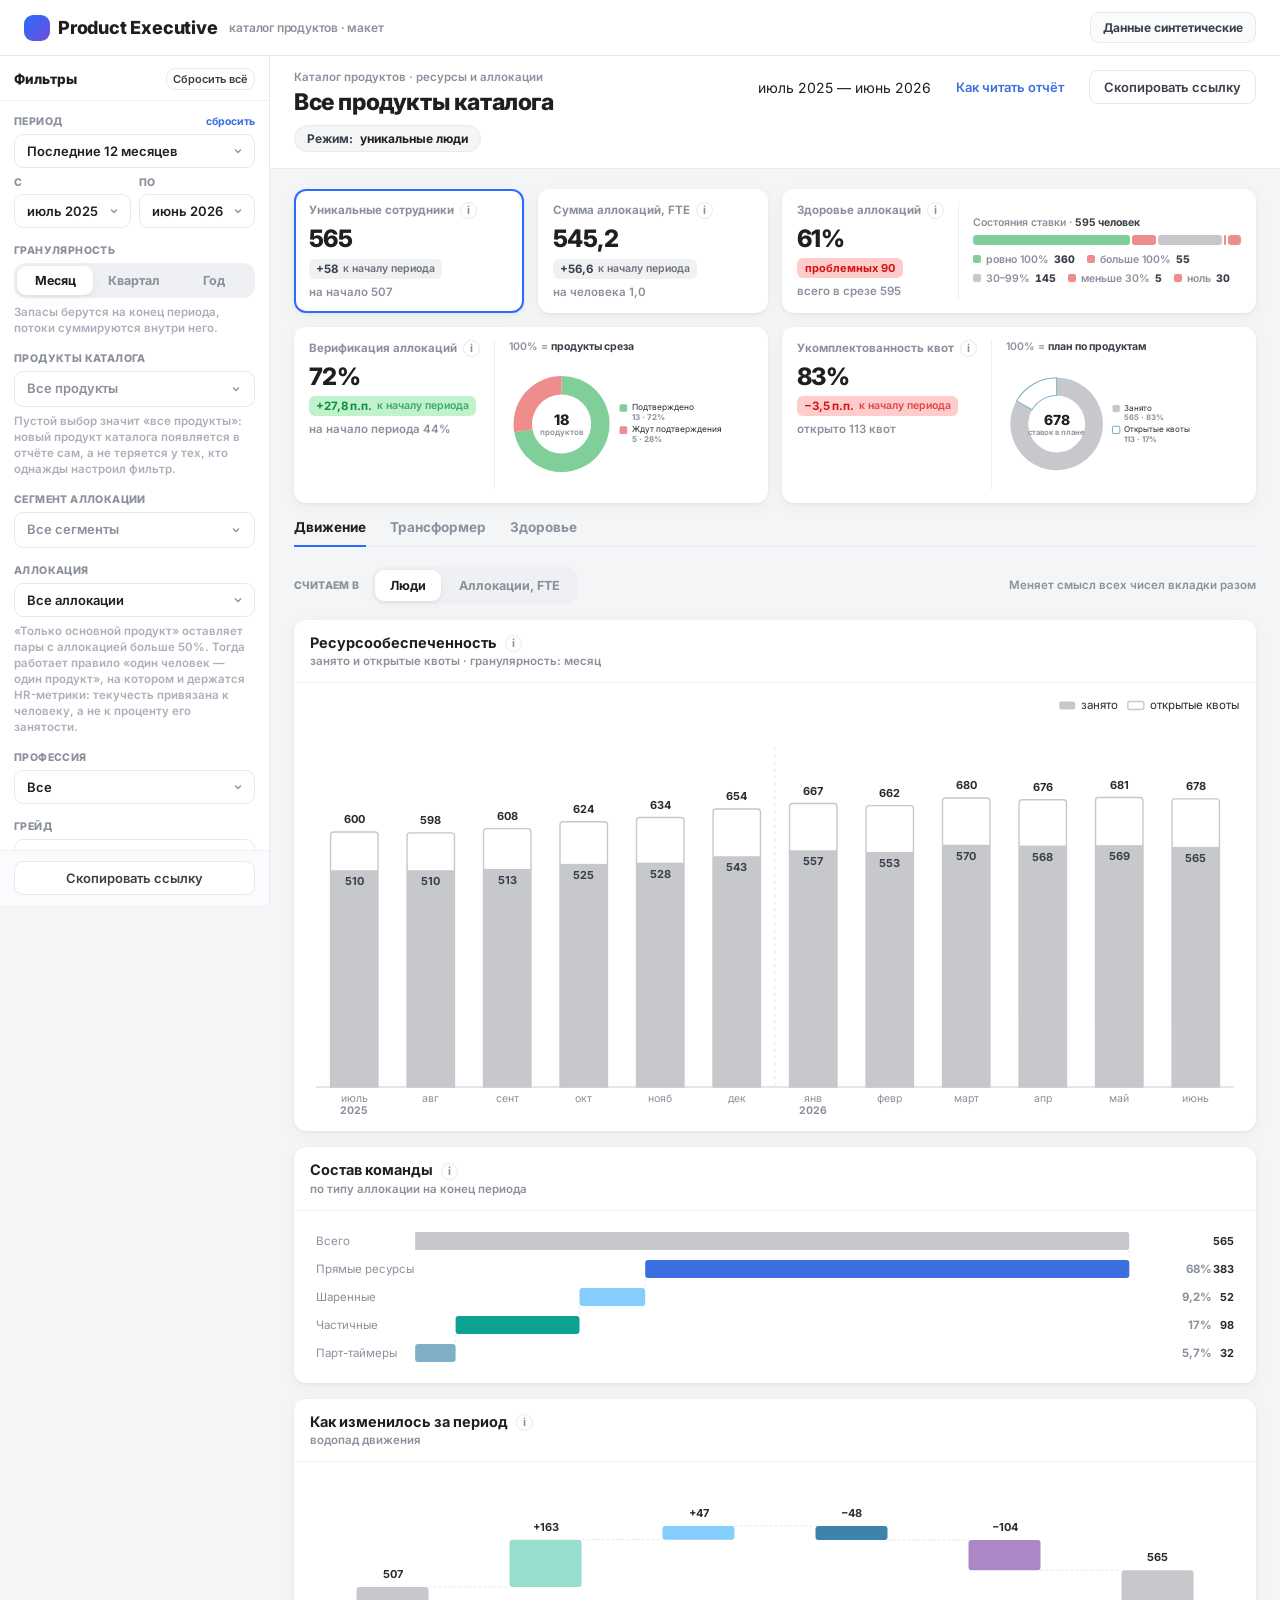
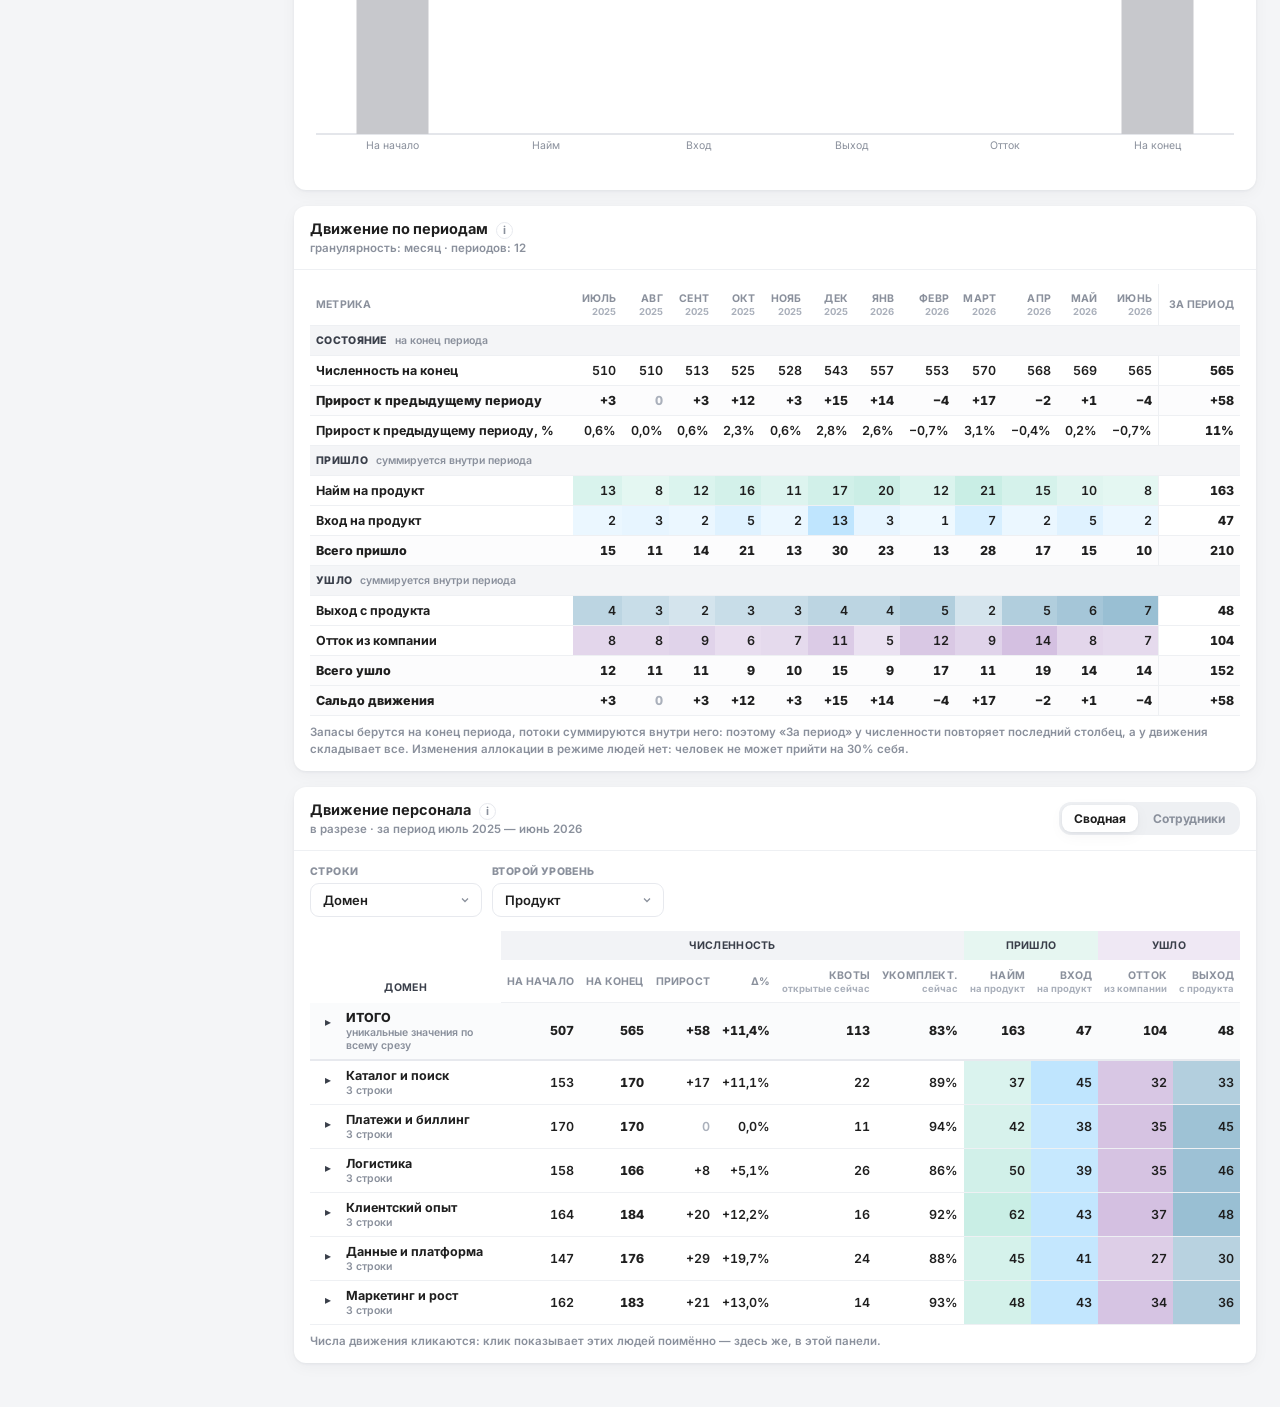
<file: index.html>
<!DOCTYPE html>
<html lang="ru">
<head>
<meta charset="utf-8">
<meta name="viewport" content="width=device-width,initial-scale=1">
<title>Product Executive Report — ресурсы и аллокации по продуктовой структуре</title>
<link rel="preconnect" href="https://fonts.googleapis.com">
<link rel="preconnect" href="https://fonts.gstatic.com" crossorigin>
<link href="https://fonts.googleapis.com/css2?family=Inter:wght@400;600;700;800&display=swap" rel="stylesheet">
<link rel="stylesheet" href="styles.css">
</head>
<body>
<a class="skip-link" href="#view">Перейти к отчёту</a>
<div class="shelf-scrim" id="shelfScrim"></div>

<!-- ===== Шапка приложения =====
     Над телом отчёта живёт только одна полоса. Всё остальное — фильтры,
     контекст, точки входа в справку — внутри тела: во встраиваемом
     инструменте выше тела ничего своего не сверстать. -->
<header class="apphead">
  <div class="apphead-top">
    <button class="shelf-toggle" data-shelf="1" aria-label="Открыть фильтры" aria-expanded="false">☰</button>
    <div class="logo"><span class="mark"></span>Product Executive&nbsp;<small>каталог продуктов · макет</small></div>
    <div class="spacer"></div>
    <span class="period">Данные синтетические</span>
  </div>
</header>

<!-- ===== Полка фильтров слева, отчёт справа =====
     Полка стоит слева и остаётся на экране: этот отчёт читают, крутя
     страницу вниз, и фильтр обязан быть под рукой на любом блоке. -->
<div class="layout">
  <aside class="shelf" id="shelf" aria-label="Фильтры отчёта">
    <div class="shelf-h"><b>Фильтры</b>
      <button class="btn xs" data-reset="all">Сбросить всё</button></div>
    <div class="shelf-b" id="shelfBody"></div>
    <div class="shelf-f">
      <button class="btn" data-link="1">Скопировать ссылку</button>
    </div>
  </aside>

  <div class="main-col">
    <section class="reporthead" id="reporthead"></section>
    <main class="content" id="view" tabindex="-1"></main>
  </div>
</div>

<!-- ===== Как читать отчёт =====
     Онбординг, а не документация: четыре правила, каждое одной фразой
     и одним абзацем пояснения. -->
<div class="ovl hidden" id="helpOvl">
  <div class="modal">
    <div class="modal-h">
      <h3>Как читать отчёт</h3>
      <p>Четыре правила, которые делают весь отчёт понятным.</p>
    </div>
    <div class="modal-b">
      <div class="fgrp">
        <label>Люди и аллокации — разные числа, и оба верные</label>
        <div class="fhint">Аллокация — процент занятости человека на продукте, поэтому один человек
          живёт сразу на нескольких продуктах. В режиме «Люди» он считается один раз, в режиме
          «Аллокации» — своими процентами. Переключатель под вкладками меняет смысл всех чисел
          вкладки разом. На вкладке «Здоровье» его нет: сумма аллокаций считается по человеку
          целиком, а верификация — по продукту, и делить их на проценты не на что.</div>
      </div>
      <div class="fgrp">
        <label>Сумма по продуктам больше итога — так и должно быть</label>
        <div class="fhint">В разрезе по продуктам человек попадает в столько строк, на сколько
          продуктов он аллоцирован, а в итоге считается один раз. По этой же причине переходы между
          продуктами внутри выбранного среза видны в строках и схлопываются в итоге: портфель они
          не меняют.</div>
      </div>
      <div class="fgrp">
        <label>Полоса KPI одна на все вкладки</label>
        <div class="fhint">Наверху стоит состояние среза: сколько людей и ставок, здоровье
          аллокаций, верификация и укомплектованность. Оно не меняется при переходе между
          вкладками — вкладка отвечает на вопрос «как менялось», полоса на вопрос «что сейчас».
          У верификации и укомплектованности доля показана кольцом: это те две метрики, где
          заранее известно, что принято за сто процентов.</div>
      </div>
      <div class="fgrp">
        <label>Четыре вида движения, а не два</label>
        <div class="fhint">Найм на продукт — человек новый и в компании, и на продукте.
          Вход на продукт — уже работал, но стоял на другом. Выход с продукта — остался в компании.
          Отток — ушёл из компании. В режиме аллокаций к ним добавляется пятое движение:
          изменение процента у тех, кто с продукта не уходил.</div>
      </div>
      <div class="fgrp">
        <label>Цвет здесь почти всегда категория, а не оценка</label>
        <div class="fhint">Гамма движения — бирюзовый приход, сиреневый уход — это виды потока,
          а не «хорошо» и «плохо»: рост найма сам по себе не достижение. Зелёный и красный
          появляются только там, где оценка действительно есть: верификация аллокаций,
          укомплектованность квот и здоровье аллокаций.</div>
      </div>
    </div>
    <div class="modal-f"><div class="sp"></div>
      <button class="btn primary" data-helpclose="1">Понятно</button></div>
  </div>
</div>

<!-- Порядок жёсткий: каждый следующий файл читает неймспейс предыдущего.
     Внешних библиотек нет — всё рисуется на голом SVG в draw.js. -->
<script src="data.js"></script>
<script src="draw.js"></script>
<script src="ui.js"></script>
<script src="screens/kpi.js"></script>
<script src="screens/movement.js"></script>
<script src="screens/transformer.js"></script>
<script src="screens/health.js"></script>
<script src="screens/people.js"></script>
<script src="app.js"></script>
</body>
</html>
</file>
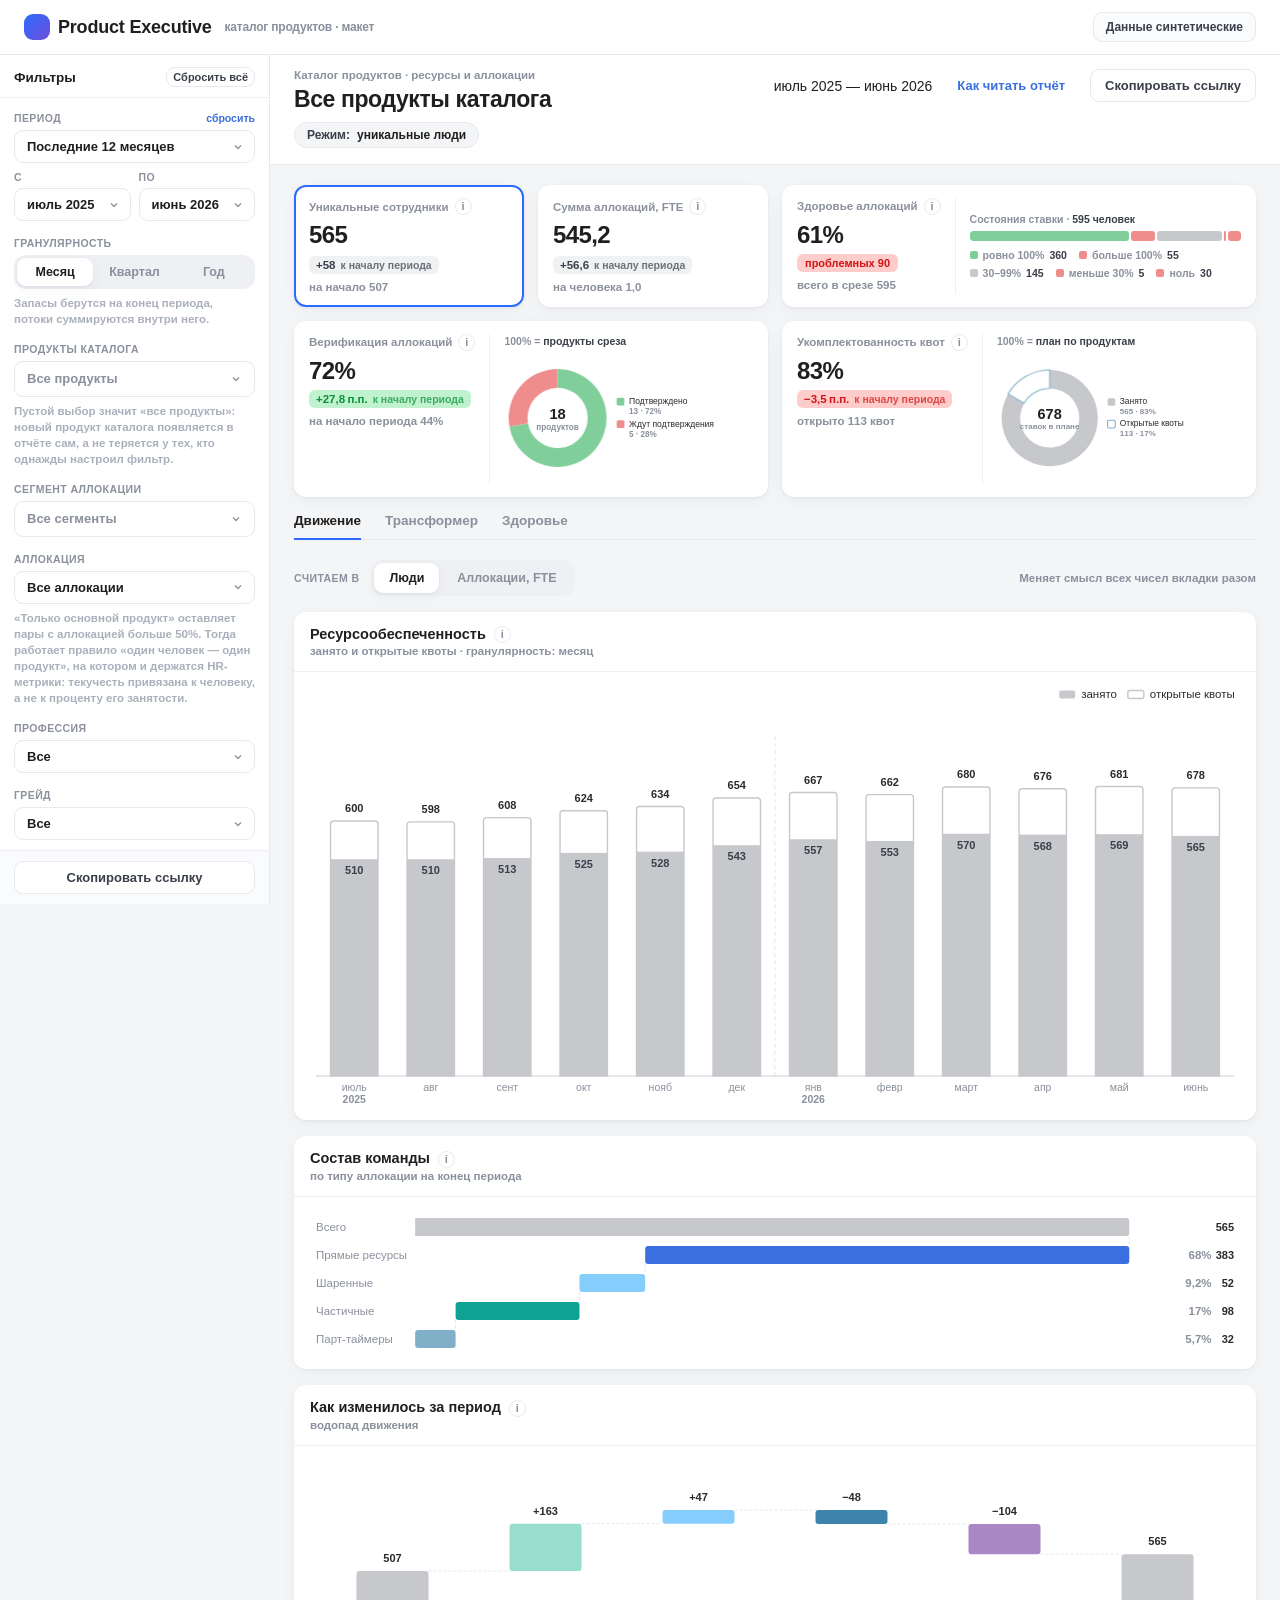
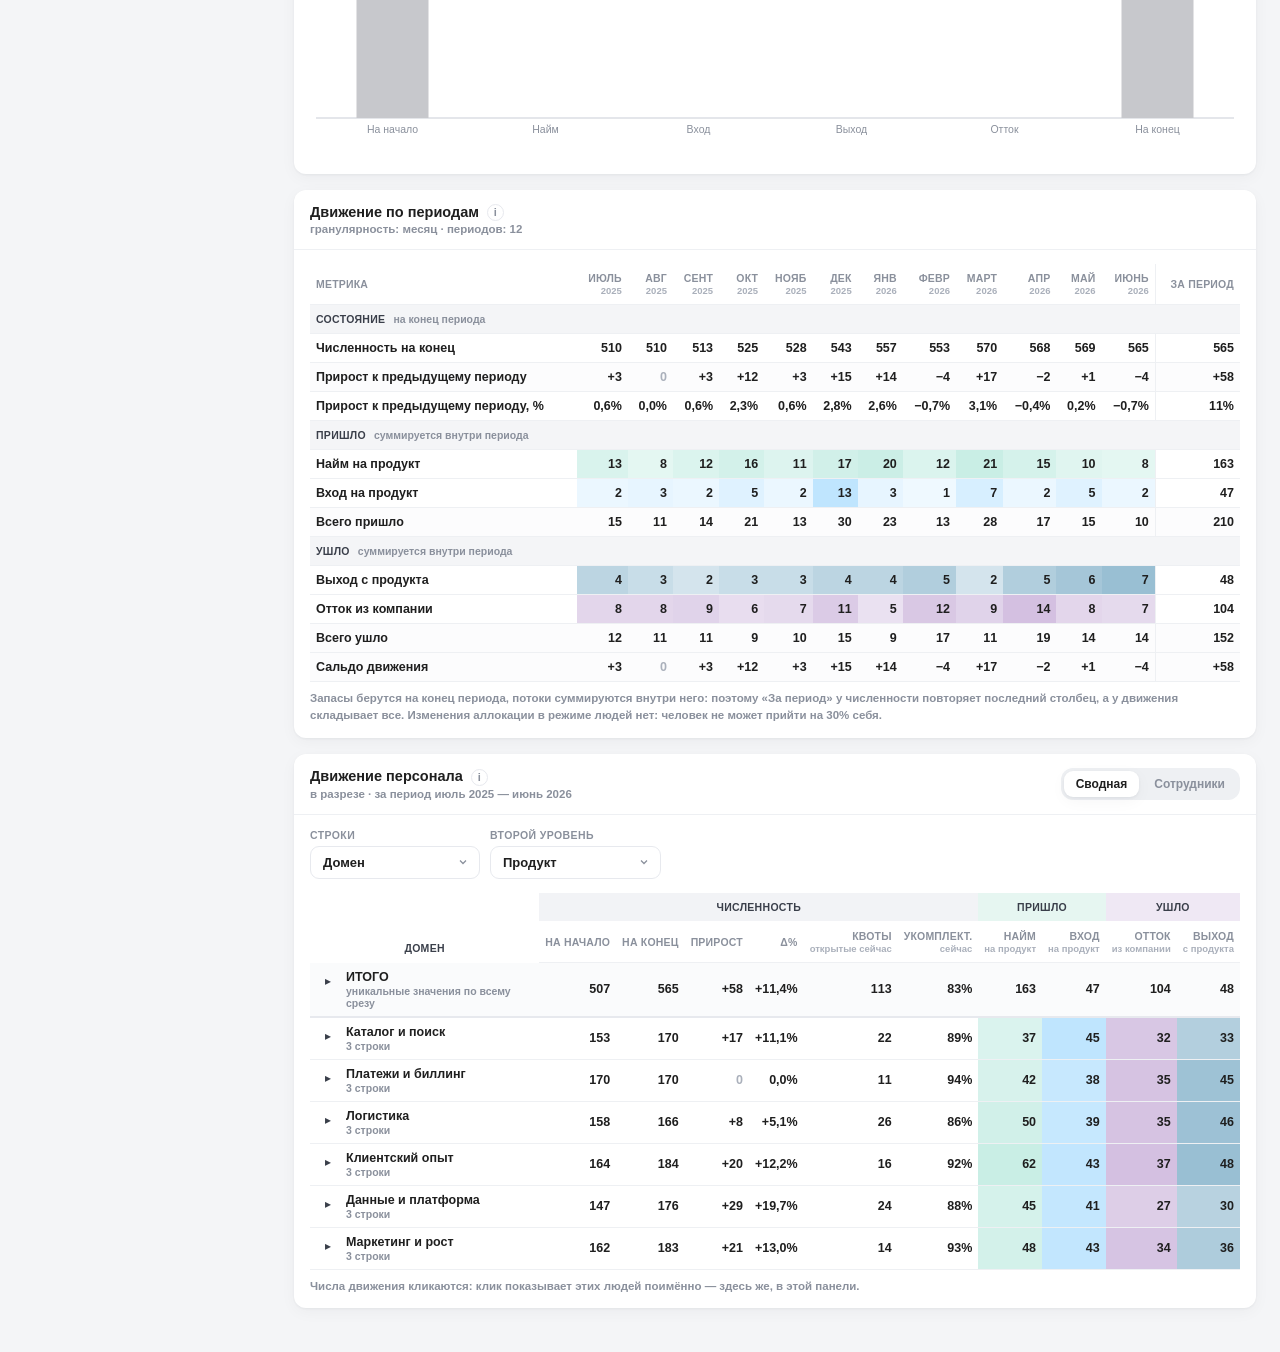
<file: index.standalone.html>
<!DOCTYPE html>
<html lang="ru">
<head>
<meta charset="utf-8">
<meta name="viewport" content="width=device-width,initial-scale=1">
<title>Product Executive Report — ресурсы и аллокации по продуктовой структуре</title>
<style>
/* ============================================================================
   Product Executive Report — стили.
   Дизайн-система TeamPulse: токены раздела 2 скопированы целиком, значения
   не правлены. Всё, что добавлено здесь, собрано ИЗ ТОКЕНОВ — новых величин
   «на глаз» в файле нет.
   ========================================================================== */
:root{
  /* ---------- Поверхности и текст ---------- */
  --bg:#f4f5f7; --card:#ffffff; --line:#e7e9ee; --line2:#eef0f3;
  --ink:#1f1f1f; --ink2:#3a3f4a; --muted:#8a909c; --muted2:#aab0bb;

  /* ---------- Светофор: ровно два сигнала ---------- */
  --green:#12b048; --green-bg:#bff2cd; --green-tx:#0a8f3c;
  --red:#f51f1f;   --red-bg:#ffcccc;   --red-tx:#d11414;
  /* Жёлтый в светофоре ЗАПРЕЩЁН. Он есть только для severity AI-плашек. */
  --warn:#f59300;  --warn-bg:#ffe6a0;  --warn-tx:#9a6500;

  /* ---------- Акцент и служебное ---------- */
  --blue:#3b6fe0;  --blue-bg:#eef3fe;  --act:#2b6cff;
  --ai:#6f4ed8;    --ai-bg:#f2eefc;    --ai-tx:#5334c4;
  --bench:#9aa0ac;

  /* ---------- Расстояния: десять ступеней ---------- */
  --s1:2px;  --s2:4px;  --s3:6px;  --s4:8px;  --s5:10px;
  --s6:12px; --s7:14px; --s8:16px; --s9:20px; --s10:24px;

  /* ---------- Типографика: семь ролей ---------- */
  --fs-micro:9.5px; --fs-cap:10.5px; --fs-note:11.5px; --fs-body:12.5px;
  --fs-lead:13.5px; --fs-head:16px;  --fs-hero:24px;

  /* ---------- Радиусы ---------- */
  --r1:3px; --r2:6px; --r3:9px; --r4:12px; --r5:16px; --r-pill:999px;
  --radius:var(--r4);
  --pad-cell:var(--s5);

  /* ---------- Тени: ровно две ---------- */
  --shadow:0 1px 3px rgba(20,28,45,.06),0 4px 16px rgba(20,28,45,.04);
  --shadow-lg:0 8px 28px rgba(20,28,45,.16);

  /* ---------- Геометрия ---------- */
  --head-h:51px;
  /* Зеркало STACK_GAP из draw.js. Один зазор задаётся двумя механизмами:
     внутри SVG — константой, между двумя SVG — этим токеном. Расходиться
     им нельзя, иначе одинаковый по смыслу воздух выглядит разным. */
  --chart-gap:26px;
  --shelf-w:270px;      /* ширина полки фильтров */
}
*{box-sizing:border-box}
html,body{margin:0;padding:0}
body{font-family:Inter,Helvetica,Arial,sans-serif;font-size:14px;
  background:var(--bg);color:var(--ink);-webkit-font-smoothing:antialiased}
button{font-family:inherit}
.hidden{display:none!important}

/* ===== Шапка приложения ===== */
.apphead{background:#fff;border-bottom:1px solid var(--line);position:sticky;top:0;z-index:50}
.apphead-top{display:flex;align-items:center;gap:var(--s7);padding:var(--s6) var(--s10)}
.logo{font-weight:800;font-size:18px;letter-spacing:-.2px;display:flex;align-items:center;gap:var(--s4)}
.logo .mark{width:26px;height:26px;border-radius:var(--r3);
  background:linear-gradient(135deg,#2b6cff,#6f4ed8);display:inline-block}
.logo small{color:var(--muted);font-weight:600;font-size:12px}
.apphead .spacer{flex:1}
.apphead .period{font-size:12px;color:var(--ink2);font-weight:700;border:1px solid var(--line);
  border-radius:var(--r3);padding:7px var(--s6);background:#fafbfc;white-space:nowrap}

/* ===== Кнопки ===== */
.btn{border:1px solid var(--line);background:#fff;border-radius:var(--r3);padding:8px 14px;
  font-weight:600;color:var(--ink2);cursor:pointer;font-size:13px;display:inline-flex;
  align-items:center;gap:7px;transition:background .15s,border-color .15s}
.btn:hover{background:#fafbfc;border-color:#d8dce4}
.btn.primary{background:var(--act);border-color:var(--act);color:#fff}
.btn.primary:hover{background:#1b5cf0}
.btn.ghost{border-color:transparent;color:var(--blue)}
.btn.ghost:hover{background:var(--blue-bg)}
.btn.xs{padding:3px 6px;min-width:24px;font-size:11px}

/* ===== Раскладка: полка фильтров слева, отчёт справа ===== */
.layout{display:flex;min-height:calc(100vh - var(--head-h));align-items:stretch}
.shelf{width:var(--shelf-w);flex:0 0 var(--shelf-w);background:#fff;
  border-right:1px solid var(--line);position:sticky;top:var(--head-h);
  height:calc(100vh - var(--head-h));display:flex;flex-direction:column}
.shelf-h{display:flex;align-items:center;gap:var(--s4);padding:var(--s6) var(--s7) var(--s5);
  border-bottom:1px solid var(--line2)}
.shelf-h b{font-size:var(--fs-lead);font-weight:800;flex:1}
.shelf-b{flex:1;min-height:0;overflow-y:auto;padding:var(--s7) var(--s7) var(--s9)}
.shelf-f{border-top:1px solid var(--line2);padding:var(--s5) var(--s7);display:flex;gap:var(--s4);background:#fafbfc}
.shelf-f .btn{flex:1;justify-content:center}
.main-col{flex:1;min-width:0;display:flex;flex-direction:column;background:var(--bg)}
.content{flex:1;padding:var(--s9) var(--s10) 44px;min-width:0}

/* ===== Группа фильтров ===== */
.fg{margin-bottom:var(--s8)}
.fg>label,.fg .fg-h{display:flex;align-items:center;gap:var(--s3);font-size:var(--fs-cap);
  text-transform:uppercase;letter-spacing:.4px;color:var(--muted);font-weight:800;margin-bottom:var(--s3)}
.fg .fg-h .sp{flex:1}
.fg .fg-h button{border:0;background:transparent;padding:0;font:inherit;font-size:var(--fs-cap);
  text-transform:none;letter-spacing:0;color:var(--blue);font-weight:700;cursor:pointer}
.fg .fg-h button:hover{text-decoration:underline}
.fhint{font-size:var(--fs-note);color:var(--muted2);font-weight:600;margin-top:var(--s3);line-height:1.4}
.ctl{display:flex;flex-direction:column;gap:5px}
.ctl>span,.ctl label{font-size:var(--fs-cap);text-transform:uppercase;letter-spacing:.4px;
  color:var(--muted);font-weight:800}
select,.ctl select{appearance:none;border:1px solid var(--line);background:#fff;border-radius:var(--r3);
  padding:8px 30px 8px var(--s6);font-size:13px;color:var(--ink);font-weight:600;cursor:pointer;
  width:100%;max-width:100%;text-overflow:ellipsis;font-family:inherit;
  background-image:url("data:image/svg+xml;utf8,<svg xmlns='http://www.w3.org/2000/svg' width='12' height='12' viewBox='0 0 24 24' fill='none' stroke='%238a909c' stroke-width='2.5'><path d='M6 9l6 6 6-6'/></svg>");
  background-repeat:no-repeat;background-position:right var(--s5) center}
.fg-row{display:flex;gap:var(--s4);margin-top:var(--s4)}
.fg-row .ctl{flex:1;min-width:0}

/* Сегментированный переключатель */
.sub-tabs{display:inline-flex;gap:3px;background:#eef0f3;border-radius:var(--r4);padding:3px;margin:0}
.sub-tab{border:0;background:transparent;padding:8px 15px;border-radius:var(--r3);font-weight:700;
  font-size:var(--fs-body);color:var(--muted);cursor:pointer;display:inline-flex;align-items:center;
  gap:7px;transition:background .15s,color .15s;white-space:nowrap}
.sub-tab:hover{color:var(--ink2)}
.sub-tab.active{background:#fff;color:var(--ink);box-shadow:var(--shadow)}
.sub-tabs.wide{display:flex;width:100%}
.sub-tabs.wide .sub-tab{flex:1;justify-content:center;padding:7px var(--s5)}

/* Чекбоксы: дерево продуктов, сегменты, флаги */
.opt-list{display:flex;flex-direction:column;gap:1px}
.opt-i{display:flex;align-items:flex-start;gap:var(--s4);width:100%;text-align:left;border:0;
  background:none;padding:5px var(--s3);border-radius:var(--r2);font:inherit;font-size:var(--fs-body);
  font-weight:600;color:var(--ink2);cursor:pointer;line-height:1.35}
.opt-i:hover{background:#f4f6fa}
.opt-i .box{flex:none;width:15px;height:15px;margin-top:1px;border:1.5px solid #c9cdd6;
  border-radius:var(--r1);background:#fff;position:relative}
.opt-i.on .box{background:var(--act);border-color:var(--act)}
.opt-i.on .box::after{content:'';position:absolute;left:4px;top:1px;width:4px;height:8px;
  border:solid #fff;border-width:0 2px 2px 0;transform:rotate(45deg)}
.opt-i.part .box{background:var(--act);border-color:var(--act)}
.opt-i.part .box::after{content:'';position:absolute;left:2.5px;top:6px;width:8px;height:2px;background:#fff}
.opt-i .nm{min-width:0;flex:1}
.opt-i .cnt{flex:none;font-size:var(--fs-cap);font-weight:700;color:var(--muted2);
  font-variant-numeric:tabular-nums}
.opt-i .sub{display:block;font-size:var(--fs-cap);color:var(--muted);font-weight:600}
.opt-i.kid{padding-left:var(--s9)}
.tree-tw{border:0;background:none;padding:0;margin:0;width:16px;flex:none;color:var(--muted);
  font-size:10px;cursor:pointer;line-height:1.35}
.tree-tw:hover{color:var(--act)}
.tree-row{display:flex;align-items:flex-start}
.tree-row .opt-i{flex:1;min-width:0}

/* ===== Фильтр со списком =====
   Полка знает ОДИН тип контрола: строка с текущим значением, которая
   раскрывается. Развёрнутые галочки прямо в полке были чужеродной деталью
   и съедали столько высоты, что нижние фильтры уходили за край. Галочки
   остались, но внутри раскрытого списка. */
.picker{position:relative}
.pk-l{display:block;font-size:var(--fs-cap);text-transform:uppercase;letter-spacing:.4px;
  color:var(--muted);font-weight:800;margin-bottom:var(--s3)}
.pk-btn{display:flex;align-items:center;gap:var(--s4);width:100%;text-align:left;
  border:1px solid var(--line);background:#fff;border-radius:var(--r3);
  padding:8px var(--s6);font:inherit;font-size:13px;font-weight:600;color:var(--ink);
  cursor:pointer;line-height:1.35}
.pk-btn:hover{border-color:#c2c8d4}
.picker.open .pk-btn{border-color:var(--act);box-shadow:0 0 0 3px var(--blue-bg)}
.pk-v{flex:1;min-width:0;overflow:hidden;text-overflow:ellipsis;white-space:nowrap}
/* Выбранное — обычным цветом текста, «все» — приглушённым: так с одного
   взгляда видно, сужает этот фильтр выборку или нет. */
.pk-v.dim{color:var(--muted)}
.pk-cv{flex:none;width:12px;height:12px;background-repeat:no-repeat;background-position:center;
  background-image:url("data:image/svg+xml;utf8,<svg xmlns='http://www.w3.org/2000/svg' width='12' height='12' viewBox='0 0 24 24' fill='none' stroke='%238a909c' stroke-width='2.5'><path d='M6 9l6 6 6-6'/></svg>");
  transition:transform .15s}
.picker.open .pk-cv{transform:rotate(180deg)}
.pk-pop{position:absolute;z-index:40;left:0;right:0;top:calc(100% + 5px);
  background:#fff;border:1px solid var(--line);border-radius:var(--r3);
  box-shadow:var(--shadow-lg);overflow:hidden}
.pk-s{padding:var(--s5) var(--s5) 0}
.pk-s input{width:100%;border:1px solid var(--line);border-radius:var(--r2);
  padding:7px var(--s5);font:inherit;font-size:var(--fs-body);font-weight:600;color:var(--ink)}
.pk-s input:focus-visible{outline:none;border-color:var(--act);box-shadow:0 0 0 3px var(--blue-bg)}
/* Список прокручивается внутри себя: восемнадцать продуктов не должны
   растягивать полку и утаскивать за собой соседние фильтры. */
.pk-body{max-height:262px;overflow-y:auto;padding:var(--s5)}
.pk-none{padding:var(--s6) var(--s3);font-size:var(--fs-note);color:var(--muted);
  font-weight:600;line-height:1.45}
.pk-f{display:flex;align-items:center;justify-content:space-between;gap:var(--s5);
  padding:var(--s5);border-top:1px solid var(--line2);background:#fafbfc}
.pk-f button{border:0;background:transparent;padding:0;font:inherit;font-size:var(--fs-note);
  color:var(--blue);font-weight:700;cursor:pointer}
.pk-f button:hover{text-decoration:underline}
.pk-f .pk-done{background:var(--act);color:#fff;border-radius:var(--r2);padding:6px var(--s7)}
.pk-f .pk-done:hover{text-decoration:none;filter:brightness(1.06)}

/* ===== Заголовок отчёта ===== */
.reporthead{background:#fff;border-bottom:1px solid var(--line);padding:var(--s7) var(--s10) var(--s8)}
.rh-row{display:flex;align-items:flex-start;gap:var(--s8);flex-wrap:wrap}
.rh-main{min-width:0;flex:1}
.rh-crumbs{font-size:var(--fs-note);color:var(--muted);font-weight:600;margin-bottom:5px}
.rh-title{font-size:23px;font-weight:800;letter-spacing:-.4px;margin:0 0 var(--s4);line-height:1.2}
.rh-side{display:flex;align-items:center;gap:var(--s5);flex-wrap:wrap}
.chips{display:flex;align-items:center;gap:var(--s4);flex-wrap:wrap}
.chip{display:inline-flex;align-items:center;gap:7px;border-radius:var(--r-pill);padding:5px var(--s6);
  font-size:12px;font-weight:700;background:var(--blue-bg);color:#2b5fd0;border:1px solid #dbe6fd}
.chip .x{width:14px;height:14px;border-radius:50%;border:0;padding:0;cursor:pointer;
  background:rgba(43,95,208,.14);color:#2b5fd0;font-size:11px;line-height:1;
  display:inline-flex;align-items:center;justify-content:center}
.chip .x:hover{background:rgba(43,95,208,.28)}
.chip.bench{background:#f4f5f7;color:var(--ink2);border-color:var(--line)}
.chip.bench b{color:var(--ink)}

/* Полоса режима: люди или аллокации. Стоит над отчётом, потому что меняет
   не один блок, а смысл всех чисел сразу. */
.moderow{display:flex;align-items:center;gap:var(--s6);flex-wrap:wrap;margin:0 0 var(--s8)}
.moderow .lbl{font-size:var(--fs-cap);text-transform:uppercase;letter-spacing:.4px;
  color:var(--muted);font-weight:800}
.moderow .sp{flex:1}
.hint-txt{font-size:var(--fs-note);color:var(--muted);font-weight:600;max-width:520px;text-align:right}
/* Вкладка без режима: вместо выключенного переключателя — фиксированная
   единица счёта. Выключенный переключатель обещает, что его можно включить,
   а здесь включать нечего: у метрик вкладки другой знаменатель. */
.moderow.static .mode-fix{font-size:var(--fs-body);font-weight:800;color:var(--ink);
  background:#f0f1f3;border-radius:var(--r-pill);padding:6px var(--s6)}
.tabs{display:flex;gap:var(--s10);border-bottom:1px solid var(--line);margin:0 0 var(--s9)}
.tab{border:0;background:none;padding:0 0 var(--s5);font:inherit;font-size:var(--fs-lead);
  font-weight:700;color:var(--muted);cursor:pointer;border-bottom:2px solid transparent;margin-bottom:-1px}
.tab:hover{color:var(--ink2)}
.tab.active{color:var(--ink);border-bottom-color:var(--act)}

/* ===== Заголовок блока ===== */
.block-h{display:flex;align-items:baseline;gap:var(--s6);margin:var(--s10) 0 var(--s5);flex-wrap:wrap}
.block-h:first-child{margin-top:0}
.block-name{font-size:var(--fs-head);font-weight:800;letter-spacing:-.2px}
.block-hint{font-size:12px;color:var(--muted);font-weight:600}
.block-h .sp{flex:1}

/* ===== KPI ===== */
.kpis{display:grid;grid-template-columns:repeat(auto-fit,minmax(176px,1fr));gap:var(--s7);
  margin-bottom:var(--s8)}
.kpis.n2{grid-template-columns:repeat(2,minmax(0,1fr))}
.kpis.n3{grid-template-columns:repeat(3,minmax(0,1fr))}
.kpis.n4{grid-template-columns:repeat(4,minmax(0,1fr))}
.kpis.n5{grid-template-columns:repeat(5,minmax(0,1fr))}
.kpi{background:#fff;border-radius:var(--radius);box-shadow:var(--shadow);padding:13px 15px}
.kpi .k-label{font-size:var(--fs-note);color:var(--muted);font-weight:700;margin-bottom:7px;
  display:flex;align-items:center;gap:var(--s3);flex-wrap:wrap}
.kpi .k-val{font-size:var(--fs-hero);font-weight:800;letter-spacing:-.6px;line-height:1.1}
.kpi .k-row{display:flex;align-items:center;gap:var(--s4);margin-top:var(--s3);flex-wrap:wrap}
.kpi .k-row:empty{margin:0}
.kpi .k-sub{font-size:var(--fs-note);color:var(--muted);font-weight:600}
.kpi.lead-card{outline:2px solid var(--act);outline-offset:-2px}
/* Двойная карточка: слева те же четыре строки, справа врезка. Из subgrid она
   выходит намеренно — её содержимое раскладывается по горизонтали. Соседние
   карточки продолжают выравниваться между собой.

   Врезка внутри карточки однажды уже не сработала: в одинарной карточке
   на график оставалось меньше двухсот пикселей, и разбивка мельчила имена
   до нечитаемого. Здесь карточка занимает две колонки из четырёх — половину
   полосы, — и врезке достаётся втрое больше места. Правило: врезка живёт
   ТОЛЬКО в двойной карточке.

   Левая колонка ужимается, а не толкает врезку: пока она стояла
   flex:0 0 auto, длинная подпись под числом съедала всю ширину карточки,
   и графику доставался ноль. */
.kpi.wide{grid-column:span 2;grid-row:span 4;display:flex;align-items:stretch;
  gap:var(--s7);min-width:0}
.kpi.wide .h-left{display:flex;flex-direction:column;min-width:118px;flex:0 1 auto;
  max-width:52%}
.kpi.wide .h-left .k-row:first-of-type{margin-top:auto}
.kpi.wide .h-left .k-sub{white-space:normal;line-height:1.35}
.kpi.wide .h-aside{flex:1;min-width:0;display:flex;flex-direction:column;
  justify-content:center;border-left:1px solid var(--line2);padding-left:var(--s7)}
.kpi.wide .h-aside .svgchart{flex:1;min-height:0}
.kpi.wide .h-cap{font-size:var(--fs-cap);color:var(--muted);font-weight:600;
  margin-bottom:var(--s2);line-height:1.35}
.kpi.wide .h-cap b{color:var(--ink2)}
/* Состояния ставки: риска и числа под ней. Числа стоят на экране, а не только
   в подсказке, — карточка обязана отвечать не только «в порядке ли данные»,
   но и «чего именно не хватает». */
.state-bar{display:flex;flex-direction:column;gap:var(--s4)}
.sb-keys{display:flex;flex-wrap:wrap;gap:var(--s3) var(--s6)}
.sb-k{display:inline-flex;align-items:center;gap:5px;font-size:var(--fs-cap);
  color:var(--muted);font-weight:600;cursor:help;white-space:nowrap}
.sb-k i{width:8px;height:8px;border-radius:2px;flex:0 0 auto}
.sb-k b{color:var(--ink2);font-weight:800;font-variant-numeric:tabular-nums}
/* Одна высота строк во всей полосе: карточка — subgrid на четыре строки
   родителя. Перенос заголовка в одной карточке добавляет строку ВСЕМ, зато
   значения и подписи остаются на одном уровне. @supports обязателен: без
   subgrid карточка должна остаться обычным блоком. */
@supports (grid-template-rows:subgrid){
  .kpi{display:grid;grid-template-rows:subgrid;grid-row:span 4;row-gap:0}
}
/* Риска состава: форма распределения без таблицы. Числа — в подсказке. */
.mini-bar{display:flex;width:100%;height:10px;gap:2px;border-radius:var(--r1);overflow:hidden}
.mini-bar i{display:block;min-width:2px;border-radius:var(--r1);cursor:help;
  transition:filter .12s}
.mini-bar i:hover{filter:brightness(1.08) saturate(1.3)}

/* ===== Панели ===== */
.panel{background:#fff;border-radius:var(--radius);box-shadow:var(--shadow);overflow:hidden}
.panel-h{padding:var(--s7) var(--s8);font-weight:700;font-size:14.5px;
  border-bottom:1px solid var(--line2);display:flex;align-items:center;
  justify-content:space-between;gap:var(--s6)}
.panel-h .sub{font-size:var(--fs-note);color:var(--muted);font-weight:600}
.panel-h .h-txt{display:flex;flex-direction:column;gap:2px;min-width:0}
.panel-h.with-tabs{flex-wrap:wrap;row-gap:var(--s5)}
.panel-h .sub-tabs{margin:0 0 0 auto;flex:0 0 auto}
.panel-h .sub-tabs .sub-tab{padding:6px var(--s6);font-size:12px}
.panel-h select{width:auto;min-width:150px}
.panel-b{padding:var(--s7) var(--s8)}
/* Переключатели содержимого панели живут в её шапке или первой строкой тела —
   там, где меняется то, что они переключают, а не в отдельной полосе над
   панелью. Больше пяти вариантов — это select, а не сегментированный
   переключатель. */
.h-ctl{display:flex;gap:var(--s5);align-items:flex-end;flex-wrap:wrap;margin:0 0 var(--s7)}
.panel-h .h-ctl{margin:0 0 0 auto}
.h-ctl select{min-width:0;width:auto}
.h-ctl .ctl{min-width:132px}
/* align-items:start — панели с таблицами стоят своей высотой. Тянуть их до
   высоты соседа значит копить пустоту под таблицей: соседняя панель выше
   не потому, что в ней больше смысла, а потому, что в ней больше строк. */
.grid2{display:grid;grid-template-columns:minmax(0,1fr) minmax(0,1fr);gap:var(--s8);align-items:start}
/* Панели с ГРАФИКАМИ, наоборот, тянутся до общей высоты: график умеет
   занять любую высоту, и колонки обязаны заканчиваться на одной линии.
   Иначе под узкой панелью копится серая пустота, которой там быть не должно. */
.grid-60-40{display:grid;grid-template-columns:minmax(0,60fr) minmax(0,40fr);
  gap:var(--s8);align-items:stretch}
.grid-60-40>.panel,.grid-60-40>.col>.panel{display:flex;flex-direction:column;min-width:0}
.grid-60-40>.panel>.panel-b{flex:1;min-height:0;display:flex;flex-direction:column}
.grid-60-40 .panel-b.fill-b>.svgchart{flex:1;min-height:0}
/* Колонка из двух панелей на месте одной. Верхняя стоит своей высотой —
   у неё фиксированное число строк, — нижняя забирает весь остаток, чтобы
   низ колонки совпал с низом соседней панели. Растягивать обе поровну
   нельзя: под составом появилась бы пустота, которой там нечего делать. */
.grid-60-40>.col{display:flex;flex-direction:column;gap:var(--s8);min-width:0}
.grid-60-40>.col>.p-comp{flex:0 0 auto}
.grid-60-40>.col>.p-wf{flex:1;min-height:0}
.grid-60-40>.col>.p-wf>.panel-b{flex:1;min-height:0;display:flex;flex-direction:column}
.p-dyn .chart-stack{flex:1;min-height:0;display:flex;flex-direction:column}
.p-dyn .chart-stack>.svgchart{flex:0 0 auto}
/* Растягивается только нижний график стопки: верхний читается по подписям
   и лишняя высота ему ничего не добавляет. */
.p-dyn .chart-stack>.svgchart.fill{flex:1;min-height:0}
.stack{display:flex;flex-direction:column;gap:var(--s8)}

/* ===== Дельты и метки ===== */
.delta{display:inline-flex;align-items:center;gap:5px;font-size:var(--fs-note);font-weight:700;
  padding:3px 7px;border-radius:var(--r2);white-space:nowrap;cursor:help}
.delta .d-vs{font-weight:600;font-size:var(--fs-cap);opacity:.72}
.delta.up{background:var(--green-bg);color:var(--green-tx)}
.delta.down{background:var(--red-bg);color:var(--red-tx)}
.delta.flat{background:#f0f1f3;color:var(--muted)}
.delta.neu{background:#f0f1f3;color:var(--ink2)}
.sig-chip{display:inline-block;font-size:11px;font-weight:700;padding:3px var(--s4);
  border-radius:var(--r2);white-space:nowrap}
.sig-chip.good{background:var(--green-bg);color:var(--green-tx)}
.sig-chip.bad{background:var(--red-bg);color:var(--red-tx)}
.sig-chip.warn,.sig-chip.neutral{background:#f3f4f6;color:var(--muted)}
.kpi-tag{display:inline-block;font-size:9px;font-weight:800;text-transform:uppercase;
  letter-spacing:.3px;padding:2px var(--s3);border-radius:var(--r2);
  background:var(--blue-bg);color:#2b5fd0}
.info{display:inline-flex;align-items:center;justify-content:center;width:17px;height:17px;
  border-radius:50%;border:1px solid var(--line);background:#fff;color:var(--muted);
  font-family:inherit;font-size:11px;font-weight:700;line-height:1;letter-spacing:.2px;
  cursor:help;flex:0 0 auto;user-select:none;transition:border-color .12s,color .12s,background .12s}
.info:hover{border-color:var(--act);background:var(--blue-bg);color:var(--act)}
/* В карточке KPI значок стоит в flex-строке с общим зазором, а в заголовке
   панели он идёт сразу за текстом — там отступ надо задать самому,
   иначе он липнет к последней букве. */
.panel-h .h-txt>span .info{margin-left:var(--s4);vertical-align:middle}
/* Тот же значок внутри SVG: заголовки графиков живут в разметке картинки,
   и объяснение обязано стоять у заголовка, а не отдельным элементом рядом. */
.svgchart .ibadge{cursor:help}
.svgchart .ibadge circle{fill:#fff;stroke:var(--line);stroke-width:1}
.svgchart .ibadge text{fill:var(--muted)}
.svgchart .ibadge:hover circle,.svgchart .ibadge:focus-visible circle{fill:var(--blue-bg);stroke:var(--act)}
.svgchart .ibadge:hover text,.svgchart .ibadge:focus-visible text{fill:var(--act)}

/* ===== Кольцевой индикатор доли ===== */
.ring{display:inline-flex;align-items:center;gap:var(--s5)}
.ring svg{display:block}
.ring .rv{font-size:var(--fs-lead);font-weight:800}

/* ===== Таблицы ===== */
.ptable{width:100%;border-collapse:collapse;font-size:var(--fs-body)}
.ptable th{font-size:var(--fs-cap);text-transform:uppercase;letter-spacing:.2px;color:var(--muted);
  font-weight:700;text-align:right;padding:var(--s5) var(--s4);border-bottom:1px solid var(--line2);
  white-space:nowrap}
.ptable th.txt{text-align:left;padding-left:var(--pad-cell)}
.ptable td{text-align:right;padding:var(--s4);font-weight:600;border-bottom:1px solid var(--line2);
  white-space:nowrap;font-variant-numeric:tabular-nums}
.ptable td.txt{text-align:left;font-weight:700;padding-left:var(--pad-cell);font-variant-numeric:normal}
.ptable tr.urow{cursor:pointer}
.ptable tr.urow:hover{background:#fafbfc}
.ptable tr.urow.sel{background:#f5f8ff;box-shadow:inset 3px 0 0 var(--act)}
.ptable tr.total td{border-top:2px solid var(--line);border-bottom:0;font-weight:800;background:#fafbfc}
.unit-sub{display:block;font-size:var(--fs-cap);color:var(--muted);font-weight:600;margin-top:1px}
.ptable.dense th{padding:var(--s4) var(--s3);font-size:var(--fs-cap)}
.ptable.dense td{padding:7px var(--s3)}
.ptable.dense td.lead{font-weight:800;color:var(--ink)}
.ptable.dense td.vs,.ptable.dense th.vs{border-left:1px solid var(--line2)}
.tbl-wrap{overflow:auto;max-width:100%}

/* Каретка раскрытия — своя колонка, не приклеена к тексту. Строки без детей
   получают распорку, тогда имена стоят на одной вертикали. */
.caret-btn{display:inline-flex;align-items:center;justify-content:center;width:23px;height:23px;
  margin-right:7px;border:0;background:transparent;border-radius:var(--r2);color:var(--ink2);
  font-size:12px;cursor:pointer;transition:background .15s,color .15s;flex:0 0 auto}
.caret-btn:hover{background:#e7edf7;color:var(--act)}
.caret-btn[data-open]{color:var(--act)}
.caret-spacer{display:inline-block;width:23px;margin-right:7px;flex:0 0 auto}
.ptable td.txt .row-label{display:flex;align-items:flex-start}
.ptable td.txt .row-body{min-width:0}
.ptable tr.lvl2 td.txt{padding-left:var(--s10)}
.ptable tr.lvl2 td.txt .row-body{font-weight:600;color:var(--ink2)}
.ptable tr.lvl2 td{background:#fcfcfd}
.ptable tr.lvl3 td.txt{padding-left:44px}
.ptable tr.lvl3 td.txt .row-body{font-weight:600;color:var(--muted)}
.ptable tr.lvl3 td{background:#fcfcfd}
.hint-col{display:block;font-size:var(--fs-micro);font-weight:700;color:var(--muted2);
  text-transform:none;letter-spacing:0;margin-top:1px}

/* ---------- Трансформер ----------
   Шапка в две строки: смысловые группы сверху, имена колонок под ними.
   Заливка группы — гамма потоков, а НЕ светофор: приход не «хорошо»,
   уход не «плохо», оценки у движения нет. */
.pivot thead th{position:sticky;top:0;z-index:3;background:#fff}
/* Липкая строка ИТОГО стоит ПОД шапкой, поэтому её смещение обязано равняться
   высоте шапки. У таблицы с одной строкой заголовков это 26px, у трансформера
   движения с группами колонок — вдвое больше. Пока смещение было одно на всех,
   двухстрочный отступ у однострочной шапки прятал первую строку данных под
   заголовком: в матрице пропадала самая крупная профессия. */
.pivot tr.total.top td{position:sticky;top:26px;z-index:2;border-top:0;
  border-bottom:2px solid var(--line);background:#fafbfc}
.pivot.grp2 thead tr:last-child th{top:26px}
.pivot.grp2 tr.total.top td{top:52px}
.pivot thead tr.grp th{top:0;text-align:center;font-size:var(--fs-cap);letter-spacing:.3px;
  color:var(--ink2);border-bottom:1px solid #fff}
.pivot thead tr.grp th.g-cnt{background:#f2f3f6}
.pivot thead tr.grp th.g-in{background:#e6f6f1}
.pivot thead tr.grp th.g-out{background:#efe8f4}
.pivot thead tr.grp th.g-alloc{background:#e7f2f7}
.pivot thead th[rowspan]{text-align:left;vertical-align:bottom;background:#fff}
.pivot td .zero{color:var(--muted2)}
.pivot th.txt{min-width:168px}
.pivot td.txt{max-width:260px;white-space:normal}
.stable th,.mtx th{text-align:right}
.stable th.txt,.mtx th.txt{text-align:left}

/* ---------- Метрики по периодам ----------
   Строки — метрики, столбцы — периоды. Группа строк отбита строкой-шапкой:
   без неё «выход с продукта» и «прирост численности» стоят в одном списке
   и читаются как однородные величины, хотя одна из них — поток, а другая
   состояние. Итоговые строки группы набраны жирнее: они и есть то, ради
   чего группу читают. */
.mtable .grp-row td{background:#f4f5f7;font-size:var(--fs-cap);text-transform:uppercase;
  letter-spacing:.3px;color:var(--ink2);font-weight:800;padding-top:var(--s4);
  padding-bottom:var(--s4)}
.mtable .grp-row td .unit-sub{display:inline;margin-left:var(--s4);text-transform:none;
  letter-spacing:0}
.mtable tr.sum td{font-weight:800;color:var(--ink);background:#fcfcfd}
.mtable td.txt{white-space:normal}
.mtable th.txt{min-width:220px}
.dtable td.muted-c{color:var(--muted2)}
.dtable td.txt .unit-sub{white-space:normal}
.dtable th.txt{min-width:200px}

/* ---------- Разбивка полосой в ячейке ----------
   Горизонтальный бар-чарт ВМЕСТО таблицы для разбивок запрещён: доля
   читается по числу точнее, чем по углу или по длине. Полоса растёт
   от левого края — у всех строк общий старт, поэтому длины сравниваются
   глазом, а числа стоят рядом в своей колонке.

   Кольцо — исключение ровно на два случая: верификация и укомплектованность.
   Там сама метрика ЕСТЬ доля, целое известно заранее (продукты среза, план
   по ставкам), частей всего две, и числа по-прежнему подписаны рядом.
   Разбивку на четыре и больше категорий кольцом не показываем. */
.btable td.barcell,.btable th.bar-th{text-align:left;padding-left:var(--pad-cell)}
/* Пояснение под именем строки переносится по словам. Общий запрет переносов
   в таблицах касается ЧИСЛОВЫХ колонок — их ужимать нельзя. Здесь же
   однострочное пояснение раздувало первую колонку, и полоса распределения
   уезжала за край панели. */
.btable td.txt{white-space:normal}
.btable td.txt .unit-sub{white-space:normal}
.cellbar{display:block;width:100%;height:13px;background:#f1f3f6;border-radius:var(--r1);
  overflow:hidden;cursor:help}
.cellbar i{display:block;height:100%;border-radius:var(--r1);background:var(--act);min-width:2px}
.btable tr.total td{border-bottom:0}

/* ===== Графики ===== */
.svgchart{width:100%}
.svgchart svg{display:block;max-width:100%}
.svgchart.fill{height:100%;min-height:0}
.chart-stack{display:flex;flex-direction:column;gap:var(--chart-gap)}
/* Легенда как управление сериями: наведение подсвечивает пункт, клик
   выключает серию. Курсор-указатель признаком не считается — его не видно,
   пока не наведёшь, — поэтому у пункта есть ещё и ховер-подсветка. */
.lg{cursor:pointer}
.lg:hover .hit,.lg:focus-visible .hit{fill-opacity:.07}
.lg:focus{outline:none}
.lg:focus-visible .hit{fill-opacity:.12;stroke:var(--act);stroke-width:1.5}
/* Часть разложения, не попавшая в фильтр: гаснет, но с экрана не уходит —
   иначе исчезает целое, к которому относится выбранная часть. */
.barg.dim{opacity:.3}
.barg.dim:hover{opacity:.55}
[data-seg]{cursor:pointer}
.hit{fill:#2b6cff;fill-opacity:0;transition:fill-opacity .12s}
.barg:hover .hit,.ptg:hover .hit{fill-opacity:.05}
.barg:hover .bar{filter:brightness(1.06) saturate(1.25)}
.ptg:hover .dot{r:5.2;stroke-width:2.6}
.svgchart .dot,.svgchart .bar{transition:filter .12s,r .12s,stroke-width .12s}
@keyframes tp-grow{from{transform:scaleY(0)}to{transform:scaleY(1)}}
@keyframes tp-growx{from{transform:scaleX(0)}to{transform:scaleX(1)}}
@keyframes tp-fade{from{opacity:0}to{opacity:1}}
@keyframes tp-draw{from{stroke-dashoffset:1}to{stroke-dashoffset:0}}
.svgchart.anim .bar{transform-box:fill-box;animation:tp-grow .48s cubic-bezier(.22,.61,.36,1) both}
.svgchart.anim .bar.up{transform-origin:50% 100%}
.svgchart.anim .bar.dn{transform-origin:50% 0}
/* Горизонтальная полоса растёт слева направо: направление роста повторяет
   направление чтения, как вертикальный бар повторяет направление шкалы. */
.svgchart.anim .bar.rt{transform-origin:0 50%;animation-name:tp-growx}
.svgchart.anim .ln{stroke-dasharray:1;stroke-dashoffset:1;
  animation:tp-draw .76s cubic-bezier(.4,0,.2,1) both}
.svgchart.anim .lnb{animation:tp-fade .5s ease-out both;animation-delay:.1s}
.svgchart.anim .fade,.svgchart.anim .dot{animation:tp-fade .3s ease-out both}
/* Дуга кольца проявляется, а не выкручивается из нуля: вращающийся сектор
   читается как загрузка, а не как доля. */
.svgchart.anim .arc{animation:tp-fade .42s ease-out both}
.arc{cursor:help}

/* ===== Список сотрудников ===== */
.plist-tools{align-items:flex-end}
.plist-tools .srch{flex:1;max-width:340px}
.plist-tools input[type=search]{border:1px solid var(--line);background:#fff;
  border-radius:var(--r3);padding:8px var(--s6);font:inherit;font-size:13px;
  font-weight:600;color:var(--ink);width:100%}
.plist-tools input[type=search]:focus{outline-color:var(--act)}
/* Чипы-события: набор фильтров, а не подписи. Невыбранные приглушены,
   но остаются кликабельными — это переключатель, а не легенда. */
.ev-filter{margin:0 0 var(--s7)}
.ev-filter .chip{cursor:pointer;gap:var(--s3)}
.ev-filter .chip b{font-variant-numeric:tabular-nums}
.ev-filter .chip.off{background:#fff;border-color:var(--line);color:var(--ink2)}
.ev-filter .chip.off b{color:var(--muted)}
.ev-filter .chip.off:hover{background:#fafbfc;border-color:#d8dce4}
.plist td{vertical-align:top}
.plist td.allocs{white-space:normal;max-width:280px}
.plist .al{display:inline-block;font-size:var(--fs-note);font-weight:600;color:var(--ink2);
  background:#f4f6fa;border-radius:var(--r2);padding:2px var(--s3);margin:0 2px 2px 0;
  font-variant-numeric:tabular-nums}
.plist .al i{font-style:normal;color:var(--muted)}
.plist td.evs{white-space:normal;max-width:300px}
/* Событие раскрашено гаммой потоков — той же, что на графиках. Один поток
   выглядит одинаково и в баре, и в чипе, и в строке списка. */
.ev{display:inline-block;font-size:var(--fs-cap);font-weight:600;border-radius:var(--r2);
  padding:2px var(--s3);margin:0 2px 2px 0;white-space:nowrap;cursor:help;color:var(--ink2)}
.ev b{font-weight:800}
.ev.e-hire{background:#e6f6f1}
.ev.e-in{background:#e6f2fd}
.ev.e-out{background:#e3edf3}
.ev.e-attr{background:#efe8f4}
.ev.e-up{background:#e0f2ef}
.ev.e-dn{background:#ece5f3}
.more{margin-top:var(--s6);text-align:center}
.pivot td.drill{cursor:pointer}
.pivot td.drill:hover{box-shadow:inset 0 0 0 2px var(--act)}

/* ===== Легенда, сноски, пустое состояние ===== */
.legend{display:flex;gap:var(--s8);flex-wrap:wrap;align-items:center;margin:0 0 var(--s6);
  font-size:12px;color:var(--ink2)}
.legend .sw{display:inline-flex;align-items:center;gap:var(--s3);font-weight:600}
.legend .dot{width:11px;height:11px;border-radius:var(--r1);display:inline-block}
.legend .dot.hollow{background:#fff;border:1.5px dashed}
.tbl-note{margin-top:var(--s4);font-size:var(--fs-note);color:var(--muted);font-weight:600;line-height:1.45}
.tbl-note b{color:var(--ink2)}
.note-inline{font-size:12px;color:var(--muted);background:#fff;border:1px dashed var(--line);
  border-radius:var(--r3);padding:11px var(--s7);margin-bottom:var(--s7);line-height:1.5}
.empty{background:#fff;border-radius:var(--radius);box-shadow:var(--shadow);padding:38px var(--s10);
  text-align:center;color:var(--muted)}
.empty b{display:block;color:var(--ink);font-size:15px;margin-bottom:var(--s3)}

/* ===== Плашка проблемы ===== */
/* Блок, а не flex-строка: внутри плашки живёт обычный текст с выделенными
   числами, и каждый <b> в flex-раскладке становился отдельной колонкой —
   фраза рассыпалась на куски. */
.flag{display:block;border-radius:var(--r3);padding:11px var(--s7);font-size:var(--fs-body);
  font-weight:600;line-height:1.5;background:var(--warn-bg);color:var(--warn-tx);margin-top:var(--s5)}
.flag.ok{background:#fff;border:1px solid var(--line2);color:var(--muted)}
.flag .ok-dot{display:inline-block;width:8px;height:8px;border-radius:50%;
  background:var(--green);margin-right:var(--s3)}

/* ===== Тултип: единственный механизм подсказок ===== */
.tip{position:fixed;z-index:400;pointer-events:none;opacity:0;transform:translateY(3px);
  transition:opacity .11s ease-out,transform .11s ease-out;background:#fff;
  border:1px solid var(--line);border-radius:var(--r3);
  box-shadow:0 10px 30px rgba(24,33,50,.18),0 2px 6px rgba(24,33,50,.08);
  padding:9px var(--s6);font-size:12px;line-height:1.45;color:var(--ink2);font-weight:500;
  min-width:148px;max-width:300px;white-space:normal}
.tip.on{opacity:1;transform:none}
.tip .t-h{display:block;font-size:var(--fs-cap);font-weight:700;letter-spacing:.2px;
  color:var(--muted);margin-bottom:var(--s3)}
.tip .t-x{display:block;font-size:12px;font-weight:500;color:var(--ink2);line-height:1.45}
.tip .t-r{display:flex;align-items:center;gap:var(--s4);margin-top:var(--s2)}
.tip .t-r:first-child{margin-top:0}
.tip .t-m{display:inline-block;flex:0 0 auto;width:10px;height:9px;border-radius:var(--r1)}
.tip .t-m.dash{height:0;width:14px;border-radius:0;border-top:2px dashed;background:none}
.tip .t-l{font-size:var(--fs-note);font-weight:600;color:var(--muted);min-width:0}
.tip .t-v{display:inline;margin:0 0 0 auto;font-size:var(--fs-lead);font-weight:700;color:var(--ink);
  white-space:nowrap;font-variant-numeric:tabular-nums}
.tip .t-r.bench .t-v{color:var(--muted);font-weight:600}
.tip .t-n{display:block;font-size:var(--fs-note);font-weight:500;color:var(--muted);margin-top:5px}
.tip .t-r+.t-n{margin-top:var(--s4);padding-top:7px;border-top:1px solid var(--line2)}
.tip .t-n+.t-n{margin-top:2px;padding-top:0;border-top:0}
.info,.cellbar,.delta{cursor:help}

/* ===== Модалка ===== */
.ovl{position:fixed;inset:0;background:rgba(20,28,45,.42);z-index:60;display:flex;
  align-items:flex-start;justify-content:center;padding:56px 18px;overflow:auto}
.modal{background:#fff;border-radius:var(--r5);box-shadow:var(--shadow-lg);width:100%;
  max-width:660px;overflow:hidden}
.modal-h{padding:18px var(--s10) var(--s7)}
.modal-h h3{margin:0 0 5px;font-size:18px;font-weight:800;letter-spacing:-.3px}
.modal-h p{margin:0;font-size:var(--fs-body);color:var(--muted);line-height:1.45}
.modal-b{padding:var(--s8) var(--s10) var(--s4);border-top:1px solid var(--line2)}
.modal-f{padding:var(--s7) var(--s10) 18px;border-top:1px solid var(--line2);display:flex;
  align-items:center;gap:var(--s5);background:#fafbfc}
.modal-f .sp{flex:1}
.fgrp{margin-bottom:18px}
.fgrp>label{display:block;font-size:11px;text-transform:uppercase;letter-spacing:.4px;
  color:var(--muted);font-weight:800;margin-bottom:var(--s4)}
.fgrp .fhint{font-size:var(--fs-note);color:var(--muted2);font-weight:600;margin-top:7px;line-height:1.45}

/* ===== Доступность ===== */
:focus-visible{outline:3px solid rgba(43,108,255,.32);outline-offset:2px}
button:focus-visible,a:focus-visible,select:focus-visible{outline-color:var(--act)}
.skip-link{position:fixed;left:12px;top:-60px;z-index:9999;background:var(--ink);color:#fff;
  padding:10px var(--s7);border-radius:var(--r3);font-weight:700;text-decoration:none;transition:top .15s}
.skip-link:focus{top:12px}
.sr-only{position:absolute!important;width:1px!important;height:1px!important;padding:0!important;
  margin:-1px!important;overflow:hidden!important;clip:rect(0,0,0,0)!important;
  white-space:nowrap!important;border:0!important}
.urow:focus{outline:3px solid rgba(43,108,255,.25);outline-offset:-3px;background:#f5f8ff}
.shelf-toggle{display:none;border:1px solid var(--line);background:#fff;border-radius:var(--r3);
  padding:8px var(--s5);font-weight:800;color:var(--ink);cursor:pointer}
.shelf-scrim{display:none}
@media (prefers-reduced-motion:reduce){
  *,*:before,*:after{scroll-behavior:auto!important;animation-duration:.01ms!important;
    animation-iteration-count:1!important;transition-duration:.01ms!important}
}

/* ===== Адаптив =====
   Пороги поставлены по замерам: полка 270px плюс минимальная ширина отчёта
   (примерно 860px под трансформер из десяти колонок) перестают помещаться
   около 1180px — там полка и уезжает в выдвижную панель. */
@media(max-width:1320px){
  .kpis.n5{grid-template-columns:repeat(3,minmax(0,1fr))}
  .grid2,.grid-60-40{grid-template-columns:1fr}
  /* Колонка развалилась в общий поток — растягивать водопад больше не по
     чему, и он встаёт своей высотой, как обычная панель. */
  .grid-60-40>.col{display:contents}
}
@media(max-width:1180px){
  .layout{display:block}
  .shelf{position:fixed;z-index:120;left:0;top:0;bottom:0;width:min(86vw,320px);height:auto;
    transform:translateX(-105%);transition:transform .22s ease;
    box-shadow:8px 0 28px rgba(20,28,45,.18)}
  .shelf.open{transform:translateX(0)}
  .shelf-scrim{position:fixed;z-index:110;inset:0;background:rgba(20,28,45,.38)}
  .shelf-scrim.open{display:block}
  .shelf-toggle{display:inline-flex}
  .apphead{position:static}
  .content{padding:var(--s8) var(--s9) 40px}
  .reporthead{padding:var(--s7) var(--s9)}
}
@media(max-width:900px){
  .kpis,.kpis.n3,.kpis.n4,.kpis.n5{grid-template-columns:repeat(2,minmax(0,1fr));gap:var(--s5)}
  /* Двойная карточка на планшете занимает всю ширину и раскладывается
     сверху вниз: врезка рядом с числом в 160px не читается. */
  .kpi.wide{flex-direction:column;gap:var(--s5)}
  .kpi.wide .h-left{max-width:none}
  .kpi.wide .h-aside{border-left:0;border-top:1px solid var(--line2);
    padding-left:0;padding-top:var(--s5);min-height:118px}
  /* На узком экране таблица прокручивается, а не переносится: ужать числовые
     колонки нельзя — между значениями останется меньше воздуха, чем внутри них. */
  .tbl-wrap{overflow-x:auto}
  .ptable.pivot{min-width:860px}
  .panel-h{flex-wrap:wrap}
  .panel-h .sub-tabs{margin-left:0}
}
@media(max-width:640px){
  .kpis,.kpis.n2,.kpis.n3,.kpis.n4,.kpis.n5{grid-template-columns:1fr}
  .kpi.wide{grid-column:span 1}
  .sub-tabs{display:flex;overflow-x:auto;max-width:100%}
  .panel-h{padding:var(--s6)}.panel-b{padding:var(--s5)}
  .content{padding:var(--s6)}
  .rh-title{font-size:20px}
  .tabs{gap:var(--s7)}
}

/* ===== Печать: не отдельная вёрстка, а снятие интерактива ===== */
@media print{
  body{background:#fff}
  .apphead,.shelf,.shelf-scrim,.sub-tabs,.btn,.tip,.tabs{display:none!important}
  .layout{display:block}
  .content{padding:0}
  .panel,.kpi{box-shadow:none;break-inside:avoid}
  .chips .x{display:none}
}

</style>
</head>
<body>
<a class="skip-link" href="#view">Перейти к отчёту</a>
<div class="shelf-scrim" id="shelfScrim"></div>

<!-- ===== Шапка приложения =====
     Над телом отчёта живёт только одна полоса. Всё остальное — фильтры,
     контекст, точки входа в справку — внутри тела: во встраиваемом
     инструменте выше тела ничего своего не сверстать. -->
<header class="apphead">
  <div class="apphead-top">
    <button class="shelf-toggle" data-shelf="1" aria-label="Открыть фильтры" aria-expanded="false">☰</button>
    <div class="logo"><span class="mark"></span>Product Executive&nbsp;<small>каталог продуктов · макет</small></div>
    <div class="spacer"></div>
    <span class="period">Данные синтетические</span>
  </div>
</header>

<!-- ===== Полка фильтров слева, отчёт справа =====
     Полка стоит слева и остаётся на экране: этот отчёт читают, крутя
     страницу вниз, и фильтр обязан быть под рукой на любом блоке. -->
<div class="layout">
  <aside class="shelf" id="shelf" aria-label="Фильтры отчёта">
    <div class="shelf-h"><b>Фильтры</b>
      <button class="btn xs" data-reset="all">Сбросить всё</button></div>
    <div class="shelf-b" id="shelfBody"></div>
    <div class="shelf-f">
      <button class="btn" data-link="1">Скопировать ссылку</button>
    </div>
  </aside>

  <div class="main-col">
    <section class="reporthead" id="reporthead"></section>
    <main class="content" id="view" tabindex="-1"></main>
  </div>
</div>

<!-- ===== Как читать отчёт =====
     Онбординг, а не документация: четыре правила, каждое одной фразой
     и одним абзацем пояснения. -->
<div class="ovl hidden" id="helpOvl">
  <div class="modal">
    <div class="modal-h">
      <h3>Как читать отчёт</h3>
      <p>Четыре правила, которые делают весь отчёт понятным.</p>
    </div>
    <div class="modal-b">
      <div class="fgrp">
        <label>Люди и аллокации — разные числа, и оба верные</label>
        <div class="fhint">Аллокация — процент занятости человека на продукте, поэтому один человек
          живёт сразу на нескольких продуктах. В режиме «Люди» он считается один раз, в режиме
          «Аллокации» — своими процентами. Переключатель под вкладками меняет смысл всех чисел
          вкладки разом. На вкладке «Здоровье» его нет: сумма аллокаций считается по человеку
          целиком, а верификация — по продукту, и делить их на проценты не на что.</div>
      </div>
      <div class="fgrp">
        <label>Сумма по продуктам больше итога — так и должно быть</label>
        <div class="fhint">В разрезе по продуктам человек попадает в столько строк, на сколько
          продуктов он аллоцирован, а в итоге считается один раз. По этой же причине переходы между
          продуктами внутри выбранного среза видны в строках и схлопываются в итоге: портфель они
          не меняют.</div>
      </div>
      <div class="fgrp">
        <label>Полоса KPI одна на все вкладки</label>
        <div class="fhint">Наверху стоит состояние среза: сколько людей и ставок, здоровье
          аллокаций, верификация и укомплектованность. Оно не меняется при переходе между
          вкладками — вкладка отвечает на вопрос «как менялось», полоса на вопрос «что сейчас».
          У верификации и укомплектованности доля показана кольцом: это те две метрики, где
          заранее известно, что принято за сто процентов.</div>
      </div>
      <div class="fgrp">
        <label>Четыре вида движения, а не два</label>
        <div class="fhint">Найм на продукт — человек новый и в компании, и на продукте.
          Вход на продукт — уже работал, но стоял на другом. Выход с продукта — остался в компании.
          Отток — ушёл из компании. В режиме аллокаций к ним добавляется пятое движение:
          изменение процента у тех, кто с продукта не уходил.</div>
      </div>
      <div class="fgrp">
        <label>Цвет здесь почти всегда категория, а не оценка</label>
        <div class="fhint">Гамма движения — бирюзовый приход, сиреневый уход — это виды потока,
          а не «хорошо» и «плохо»: рост найма сам по себе не достижение. Зелёный и красный
          появляются только там, где оценка действительно есть: верификация аллокаций,
          укомплектованность квот и здоровье аллокаций.</div>
      </div>
    </div>
    <div class="modal-f"><div class="sp"></div>
      <button class="btn primary" data-helpclose="1">Понятно</button></div>
  </div>
</div>

<!-- Порядок жёсткий: каждый следующий файл читает неймспейс предыдущего.
     Внешних библиотек нет — всё рисуется на голом SVG в draw.js. -->
<script>
/* ============================================================================
   data.js — модель данных Product Executive Report. Неймспейс: window.PXDATA.
   Загружается первым: draw.js, ui.js, screens/* и app.js читают только его.

   Почему модель именно такая
   --------------------------
   Продуктовая структура отличается от управленческой одной сущностью —
   АЛЛОКАЦИЕЙ. Аллокация это процент занятости человека на продукте, поэтому
   один человек одновременно живёт на нескольких продуктах. Из этого следует
   всё остальное:

   1. Данные хранятся не «численностью по продукту», а ПАРАМИ «человек ×
      продукт» с помесячным процентом. Любая метрика отчёта — свёртка этих пар,
      и переключатель «Люди / Аллокации» это выбор того, чем сворачивать:
      уникальными людьми или суммой процентов.
   2. В режиме «Люди» человек считается ОДИН РАЗ внутри группы. Поэтому сумма
      по продуктам больше числа уникальных сотрудников — это не ошибка, это и
      есть аллокация, и отчёт говорит об этом сноской, а не прячет.
   3. Движение в режиме «Люди» считается по присутствию человека в срезе, а не
      по парам: иначе человек, вошедший сразу на два продукта, дал бы «+2»
      к численности, которая выросла на одного.
   4. Изменение аллокации существует только в режиме «Аллокации». В людях его
      нет по определению: человек не может прийти на 30% себя.

   Данные СИНТЕТИЧЕСКИЕ и генерируются детерминированно (seed в mulberry32):
   отчёт — макет, но числа обязаны сходиться между собой. Водопад сходится
   с динамикой, разбивки сходятся с итогом, сумма движений даёт прирост.
   Это проверяет smoke.js.
   ========================================================================== */
(function(){
'use strict';

/* ---------- Детерминированный генератор ----------
   Seed фиксирован: отчёт, который при каждой перезагрузке показывает другие
   числа, нельзя обсуждать на встрече. */
function mulberry32(a){
  return function(){
    a|=0;a=a+0x6D2B79F5|0;
    let t=Math.imul(a^a>>>15,1|a);
    t=t+Math.imul(t^t>>>7,61|t)^t;
    return((t^t>>>14)>>>0)/4294967296;
  };
}
const rnd=mulberry32(20260808);
function ri(a,b){return a+Math.floor(rnd()*(b-a+1))}
function chance(p){return rnd()<p}
function wpick(pairs){
  let s=0;for(let i=0;i<pairs.length;i++)s+=pairs[i][1];
  let r=rnd()*s;
  for(let i=0;i<pairs.length;i++){r-=pairs[i][1];if(r<=0)return pairs[i][0]}
  return pairs[pairs.length-1][0];
}

/* ============================================================================
   1. Время
   ========================================================================== */
const MON=['янв','февр','март','апр','май','июнь','июль','авг','сент','окт','нояб','дек'];
const MON_FULL=['январь','февраль','март','апрель','май','июнь','июль','август',
                'сентябрь','октябрь','ноябрь','декабрь'];
const ROMAN=['I','II','III','IV'];
const START_Y=2024, START_M=6;      /* июль 2024 */
const N=24;                          /* два полных года помесячно */

const MONTHS=[];
for(let i=0;i<N;i++){
  const t=START_M+i, y=START_Y+Math.floor(t/12), m=t%12;
  MONTHS.push({i,m,y,label:MON[m],full:MON_FULL[m],isYearStart:m===0,q:Math.floor(m/3)});
}
function mLabel(i){return MONTHS[i].label+' '+MONTHS[i].y}
function mLabelFull(i){return MONTHS[i].full+' '+MONTHS[i].y}

/* ---------- Гранулярность ----------
   Ведро — это отрезок месяцев. У запасов (численность, аллокации, квоты)
   берётся значение ПОСЛЕДНЕГО месяца ведра, у потоков (найм, отток) — сумма
   по месяцам. Смешивать нельзя: сумма численностей за квартал — это не
   численность за квартал, а бессмыслица утроенного размера. */
const GRAN=[
  {key:'m',name:'Месяц'},
  {key:'q',name:'Квартал'},
  {key:'y',name:'Год'}
];
function buckets(i0,i1,gran){
  const out=[];
  let cur=null;
  for(let i=i0;i<=i1;i++){
    const M=MONTHS[i];
    const id=gran==='m'?('m'+i):gran==='q'?(M.y+'q'+M.q):('y'+M.y);
    if(!cur||cur.id!==id){
      cur={id,from:i,to:i,
        label:gran==='m'?M.label:gran==='q'?(ROMAN[M.q]+' кв.'):String(M.y),
        year:M.y,
        isYearStart:gran==='m'?M.isYearStart:(gran==='q'?M.q===0:true)};
      out.push(cur);
    }else cur.to=i;
  }
  /* Крайние год и квартал в окне почти всегда неполные. Молчать об этом
     нельзя: «2024» из шести месяцев рядом с полным «2025» читается как провал
     найма, хотя это просто короче отрезок. */
  out.forEach(b=>{
    const full=gran==='m'?1:gran==='q'?3:12;
    b.months=b.to-b.from+1;
    b.partial=b.months<full;
  });
  return out;
}

/* ============================================================================
   2. Продуктовая структура
   ========================================================================== */
const TREE=[
  ['d1','Каталог и поиск',      ['Каталог товаров','Поиск и выдача','Рекомендации']],
  ['d2','Платежи и биллинг',    ['Платежи','Биллинг','Антифрод']],
  ['d3','Логистика',            ['Доставка','Складская логистика','Маршрутизация']],
  ['d4','Клиентский опыт',      ['Мобильное приложение','Веб-витрина','Поддержка']],
  ['d5','Данные и платформа',   ['Дата-платформа','ML-платформа','Инфраструктура']],
  ['d6','Маркетинг и рост',     ['Growth-инструменты','CRM и коммуникации','Маркетинговая аналитика']]
];
const DOMAINS=[], PRODUCTS=[], PROD=Object.create(null), DOM=Object.create(null);
TREE.forEach(([did,dname,leaves])=>{
  const d={id:did,name:dname,kids:[]};
  DOMAINS.push(d);DOM[did]=d;
  leaves.forEach((nm,j)=>{
    const p={id:did+'_'+(j+1),name:nm,dom:did,domName:dname,
      verifiedFrom:null};
    PRODUCTS.push(p);PROD[p.id]=p;d.kids.push(p.id);
  });
});
const NPROD=PRODUCTS.length;
const PIDX=Object.create(null);
PRODUCTS.forEach((p,i)=>{PIDX[p.id]=i});

/* Верификация аллокаций — не свойство отчёта, а факт: владелец продукта
   подтвердил состав команды. Доля неподтверждённых задана числом, а не
   монеткой на каждый продукт: при восемнадцати бросках монетка легко даёт
   один-два промаха, и целая метрика отчёта остаётся без содержания.
   Часть продуктов подтверждается в середине окна — отсюда динамика доли. */
const UNVERIFIED=5;
(function(){
  const idx=PRODUCTS.map((p,i)=>i);
  for(let i=idx.length-1;i>0;i--){const j=ri(0,i);const t=idx[i];idx[i]=idx[j];idx[j]=t}
  idx.slice(UNVERIFIED).forEach(i=>{PRODUCTS[i].verifiedFrom=ri(0,N-2)});
})();

/* ============================================================================
   3. Атрибуты людей
   ========================================================================== */
const PROFS=['Разработка','Аналитика','Продукт','Дизайн','Тестирование','DevOps','Data Science','Менеджмент'];
const PROF_W=[[0,34],[1,14],[2,10],[3,7],[4,12],[5,7],[6,8],[7,8]];
const GRADES=['Junior','Middle','Senior','Lead'];
const GRADE_W=[[0,17],[1,42],[2,30],[3,11]];
const LOCS=['Москва','Санкт-Петербург','Екатеринбург','Новосибирск','Удалённо'];
const LOC_W=[[0,44],[1,20],[2,11],[3,9],[4,16]];
const EMPS=['Штат','Аутстафф'];
const EMP_W=[[0,86],[1,14]];

/* ============================================================================
   4. Сегменты аллокации и здоровье
   ========================================================================== */
/* short — для тесных мест (ось мини-графика в карточке). Полное имя всегда
   остаётся в подсказке: сокращение экономит место, а не смысл. */
const SEGMENTS=[
  {key:'direct', name:'Прямые ресурсы', hint:'аллокация больше 50%'},
  {key:'shared', name:'Шаренные',       hint:'аллокация ровно 50/50'},
  {key:'partial',name:'Частичные',      hint:'аллокация от 30 до 50%'},
  {key:'part',   name:'Парт-таймеры',   hint:'аллокация меньше 30%'}
];
const SEG_KEYS=SEGMENTS.map(s=>s.key);
/* Границы заданы так, что интервалы не пересекаются и покрывают всю шкалу:
   ровно 50 — это «шаренный», а не «частичный». */
function segOf(pct){return pct>50?'direct':pct===50?'shared':pct>=30?'partial':'part'}
/* ---------- Сегмент — свойство ЧЕЛОВЕКА, а не пары ----------
   Сегмент считается по МАКСИМАЛЬНОЙ аллокации человека внутри выбранного
   среза. Это принципиально: сегменты — легенда метрики «уникальные
   сотрудники», и они обязаны раскладывать её точно. Пока сегмент был
   свойством пары, один человек попадал в две строки сразу, сумма строк
   давала 914 против 586 уникальных, и это число сбивало с толку каждого,
   кто пытался прочитать разбивку как разбивку.

   Теперь человек ровно в одном сегменте: если он стоит на 70% и на 30%,
   он прямой ресурс, а не «прямой и парт-таймер одновременно». */
const SEG_BY_KEY=Object.create(null);SEGMENTS.forEach(s=>{SEG_BY_KEY[s.key]=s});

const HEALTH=[
  {key:'norm', name:'Аллокация 100%',        hint:'сумма аллокаций по всем продуктам ровно 100%', bad:false},
  {key:'over', name:'Больше 100%',           hint:'человек аллоцирован сверх ставки — данные требуют проверки', bad:true},
  {key:'under',name:'От 30 до 99%',          hint:'сумма аллокаций меньше ставки', bad:false},
  {key:'low',  name:'Меньше 30%',            hint:'человек почти не аллоцирован ни на один продукт', bad:true},
  {key:'zero', name:'Аллокация 0%',          hint:'человек есть в структуре, но не аллоцирован ни на один продукт', bad:true}
];
function healthOf(sum){
  if(sum<=0)return 'zero';
  if(sum>100.001)return 'over';
  if(sum>99.999)return 'norm';
  if(sum>=30)return 'under';
  return 'low';
}

/* ============================================================================
   5. Люди и аллокации
   ------------------------------------------------------------------------
   Симуляция помесячная: человек приходит, набирает продукты, меняет доли,
   уходит с продукта или из компании. Именно так рождаются четыре разных
   события движения, которые в управленческом отчёте неразличимы:
     найм на продукт   — человек новый и в компании, и на продукте;
     вход на продукт   — человек уже работал, но на этом продукте не стоял;
     выход с продукта  — человек остался в компании, аллокация обнулилась;
     отток с продукта  — человек ушёл из компании.
   ========================================================================== */
/* ---------- Имена ----------
   Отчёт доходит до списка конкретных людей, а список без имён не читается:
   «сотрудник #418» невозможно обсудить на встрече. Имена ВЫМЫШЛЕННЫЕ
   и собираются детерминированно из двух наборов — это макет, и об этом
   написано в шапке отчёта.

   Пол нужен только чтобы имя и фамилия согласовались между собой.
   Атрибутом человека он не становится и разрезом отчёта не является:
   в вопросах про ресурсообеспеченность ему нечего делать. */
const NAME_A=['Александр','Дмитрий','Максим','Сергей','Андрей','Алексей','Артём','Илья',
  'Кирилл','Михаил','Никита','Матвей','Роман','Егор','Арсений','Иван','Денис','Тимофей',
  'Владислав','Григорий'];
const NAME_B=['Анна','Мария','Елена','Дарья','Алина','Ирина','Екатерина','Ольга','Наталья',
  'Полина','Ксения','Юлия','Татьяна','София','Виктория','Марина','Светлана','Валерия',
  'Анастасия','Кристина'];
const SURN=['Иванов','Смирнов','Кузнецов','Попов','Васильев','Петров','Соколов','Михайлов',
  'Новиков','Фёдоров','Морозов','Волков','Алексеев','Лебедев','Семёнов','Егоров','Павлов',
  'Козлов','Степанов','Николаев','Орлов','Андреев','Макаров','Никитин','Захаров','Зайцев',
  'Соловьёв','Борисов','Яковлев','Григорьев'];

const NPEOPLE=760;
const PEOPLE=[], ALLOC=[], USED_NAME=Object.create(null);
/* home — «организационный дом» человека: продукт, к которому он относится
   структурно. Нужен ровно для одного случая — здоровья аллокаций: человек
   с нулевой аллокацией не попадает ни на один продукт, и без якоря его
   не показать вовсе. */
for(let id=0;id<NPEOPLE;id++){
  const from=chance(0.55)?-1:ri(0,N-1);
  let to=null;
  if(chance(0.30)){
    const t=(from<0?ri(0,N-1):from+ri(3,18));
    if(t<N)to=t;
  }
  /* Имя должно быть уникальным: два «Александра Козлова» в списке невозможно
     обсудить — приходится сверять строки по глазам. Поэтому при совпадении
     перебираем фамилию, а не дописываем к имени служебный номер. */
  const b=chance(0.44);
  const first=b?NAME_B[ri(0,NAME_B.length-1)]:NAME_A[ri(0,NAME_A.length-1)];
  let nm='', tries=0;
  do{
    const sn=SURN[ri(0,SURN.length-1)];
    nm=first+' '+(b?sn+'а':sn);
  }while(USED_NAME[nm]&&++tries<60);
  USED_NAME[nm]=1;
  PEOPLE.push({id,
    name:nm,
    prof:PROFS[wpick(PROF_W)],grade:GRADES[wpick(GRADE_W)],
    loc:LOCS[wpick(LOC_W)],emp:EMPS[wpick(EMP_W)],
    from,to,home:PRODUCTS[ri(0,NPROD-1)].id});
}
/* Профиль занятости человека: сколько продуктов и с какими долями.
   Раскладки подобраны так, чтобы все четыре сегмента и все пять состояний
   здоровья встречались в заметных количествах — иначе разбивку не на чем
   показывать. */
const SHAPES=[
  /* Сегмент человека определяется его МАКСИМАЛЬНОЙ долей, поэтому раскладки
     подобраны по сегментам, а не по числу продуктов: иначе почти все люди
     оказывались прямыми ресурсами, и разбивка, которая должна быть легендой
     KPI, не показывала ничего. Ориентир: прямые ~55%, шаренные ~15%,
     частичные ~15%, парт-таймеры ~12%, без аллокации ~3%. */
  [[100],26],                    /* прямые: один продукт целиком */
  [[90],4],                      /* прямые с недоаллокацией */
  [[80,20],6],
  [[70,30],8],
  [[60,40],6],
  [[60],3],
  [[70,50],2],                   /* переаллокация: 120% */
  [[100,30],2],                  /* переаллокация: 130% */
  [[50,50],11],                  /* шаренные */
  [[50,30,20],5],
  [[40,30,30],5],                /* частичные */
  [[45,35,20],4],
  [[40,40,20],4],
  [[35,35,30],3],
  [[25,25,25,25],5],             /* парт-таймеры */
  [[25,25,25],3],
  [[20,20,20,20],2],
  [[25],2],
  [[],3]                         /* без аллокации вовсе */
];
function shape(){return wpick(SHAPES).slice()}

function pickProducts(n,homeIdx){
  const out=[homeIdx];
  while(out.length<n){
    const k=ri(0,NPROD-1);
    if(out.indexOf(k)<0)out.push(k);
  }
  return out;
}
/* Пары «человек × продукт». pct — Int16Array на все 24 месяца: ноль означает
   «на продукте не стоит», и это же значение отвечает за периоды до найма
   и после увольнения. Отдельного признака активности не нужно. */
const PAIR=Object.create(null);          /* pid|prodIdx -> запись */
function pairOf(pid,prodIdx){
  const k=pid+'|'+prodIdx;
  let a=PAIR[k];
  if(!a){a={pid,prod:prodIdx,pct:new Int16Array(N)};PAIR[k]=a;ALLOC.push(a)}
  return a;
}
const BENCH_FOREVER=9999;
PEOPLE.forEach(p=>{
  const homeIdx=PIDX[p.home];
  const start=Math.max(0,p.from<0?0:p.from);
  const stop=p.to==null?N-1:p.to;
  let cur=shape();
  let prods=cur.length?pickProducts(cur.length,homeIdx):[];
  /* Месяцы без аллокаций: человек есть в компании, но не стоит ни на одном
     продукте. Без них вход и выход схлопываются в ноль, когда выбраны все
     продукты: перемещения между продуктами внутри портфеля друг друга
     гасят, и единственное настоящее движение границы портфеля — это как
     раз появление и исчезновение аллокаций целиком. */
  let bench=cur.length?0:(chance(0.45)?BENCH_FOREVER:ri(2,14));
  for(let m=start;m<=stop;m++){
    if(bench>0){
      bench--;
      if(bench===0){
        const s2=shape();
        if(s2.length){cur=s2;prods=pickProducts(s2.length,homeIdx)}
        else bench=ri(2,6);
      }
      continue;                                           /* месяц без аллокации */
    }
    /* Раз в несколько месяцев состав или доли меняются. Вероятности низкие:
       перетасовка каждый месяц дала бы движение, которого в жизни не бывает. */
    if(m>start){
      if(chance(0.008)){bench=ri(1,5);prods=[];cur=[];continue}   /* месяцы без аллокаций */
      /* ПЕРЕВОД: в один месяц человек уходит с одного продукта и приходит
         на другой с той же долей — выход и вход в одном месяце. В отчёте
         это по-прежнему два независимых события: данные не говорят, что
         одно вызвано другим, и связывать их отчёт не берётся. */
      if(chance(0.014)&&cur.length){
        const k=ri(0,cur.length-1), free=[];
        for(let z=0;z<NPROD;z++)if(prods.indexOf(z)<0)free.push(z);
        prods[k]=free[ri(0,free.length-1)];
      }else if(chance(0.030)&&cur.length<3){              /* вход на новый продукт */
        const free=[];
        for(let k=0;k<NPROD;k++)if(prods.indexOf(k)<0)free.push(k);
        const add=free[ri(0,free.length-1)];
        const take=cur.length===1?ri(20,40):ri(10,30);
        prods.push(add);cur.push(take);
        cur[0]=Math.max(10,cur[0]-take);
      }else if(chance(0.024)&&cur.length>1){              /* выход с продукта */
        const k=ri(1,cur.length-1);
        const back=cur[k];
        prods.splice(k,1);cur.splice(k,1);
        cur[0]=Math.min(100,cur[0]+back);
      }else if(chance(0.050)){
        /* Чаще всего доля не появляется из воздуха, а ПЕРЕЕЗЖАЕТ с продукта на
           продукт: сумма по человеку остаётся прежней. Пока любое изменение
           меняло сумму, здоровые «ровно 100%» вымывались за полгода, и отчёт
           показывал недоаллокацию там, где её нет. */
        if(cur.length>1&&chance(0.55)){
          const i=ri(0,cur.length-1);
          let j=ri(0,cur.length-1);if(j===i)j=(i+1)%cur.length;
          const d=Math.min(cur[i]-10,ri(5,20));
          if(d>0){cur[i]-=d;cur[j]+=d}
        }else{
          /* Изменение самой загрузки человека. Процесс возвращающийся: у кого
             недобор — догружают, у кого перебор — снимают. Без этого за год
             все расползались от ста процентов, и здоровье аллокаций
             показывало недоаллокацию там, где её нет. */
          let sum=0;for(let z=0;z<cur.length;z++)sum+=cur[z];
          const k=ri(0,cur.length-1);
          let d;
          if(sum>100)d=-ri(5,20);
          else if(sum<100)d=ri(5,25);
          else d=chance(0.5)?ri(5,20):-ri(5,20);
          cur[k]=Math.max(10,Math.min(100,cur[k]+d));
        }
      }
    }
    for(let k=0;k<prods.length;k++)pairOf(p.id,prods[k]).pct[m]=cur[k];
  }
});

/* ---------- Производные помесячные срезы ----------
   sumPct[pid][m] — суммарная аллокация человека: на ней стоит здоровье.
   mainProd[pid][m] — основной продукт: аллокация строго больше 50%, то есть
   продукт, на котором человек проводит больше половины себя. Ровно этот
   признак делает возможной аналитику «один человек — один продукт», без
   которой HR-метрики (текучесть, оценки ревью) считать нельзя: делить
   человека между продуктами по процентам они не умеют. */
const sumPct=[], mainProd=[], PAIRS_BY_PID=[];
for(let i=0;i<NPEOPLE;i++){
  sumPct.push(new Int16Array(N));
  mainProd.push(new Int16Array(N).fill(-1));
  PAIRS_BY_PID.push([]);
}
ALLOC.forEach((a,ai)=>{
  const s=sumPct[a.pid], mp=mainProd[a.pid];
  PAIRS_BY_PID[a.pid].push(ai);
  for(let m=0;m<N;m++){
    const v=a.pct[m];
    if(!v)continue;
    s[m]+=v;
    if(v>50)mp[m]=a.prod;
  }
});

/* ---------- Квоты ----------
   Квота считается на продукте, поэтому открытые квоты живут рядом с людьми
   и в моменте, и в динамике. Закрытая квота — это нанятый человек, поэтому
   отдельного ряда «закрытые» в данных нет: закрытые — это факт численности.
   Здесь хранится только ОТКРЫТАЯ часть. */
const OPENQ=[];
PRODUCTS.forEach((p,pi)=>{
  const arr=new Int16Array(N);
  let v=ri(0,5);
  for(let m=0;m<N;m++){
    v=Math.max(0,v+(chance(0.30)?ri(-2,2):0));
    if(chance(0.07))v+=ri(1,3);
    arr[m]=Math.min(11,v);
  }
  OPENQ.push(arr);
});
/* Квота в аллокациях — та же квота, но в FTE. Открывают их обычно на целую
   ставку, поэтому 1 квота = 1,0 FTE; дробные квоты встречаются, но редко. */
function openQuota(prodIdx,m){return OPENQ[prodIdx][m]}

/* ============================================================================
   6. Форматирование чисел
   ========================================================================== */
const THIN=' ';                 /* тонкий пробел для разрядов */
const MINUS='−';                /* типографский минус: дефис короче и ниже */
function group(s){return s.replace(/\B(?=(\d{3})+(?!\d))/g,THIN)}
function fmtInt(v){
  const n=Math.round(v);
  return (n<0?MINUS:'')+group(String(Math.abs(n)));
}
function fmtFte(v){
  const a=Math.abs(v);
  return (v<0?MINUS:'')+group(a.toFixed(1).split('.')[0])+','+a.toFixed(1).split('.')[1];
}
/* Единственная точка, где решается, целое перед нами или доля ставки.
   Пока форматтеров было два, соседние ячейки одной строки писали одно и то же
   число по-разному. */
function fmtVal(mode,v){return mode==='fte'?fmtFte(v):fmtInt(v)}
function fmtDelta(mode,v){
  if(Math.abs(v)<(mode==='fte'?0.05:0.5))return '0';
  return (v>0?'+':'')+fmtVal(mode,v);
}
/* Минус у доли — типографский, как и везде в отчёте: дефис короче и ниже,
   и в колонке чисел он выпадает из ряда. Доля бывает отрицательной только
   там, где это прирост, — и там знак читается первым. */
function fmtPct(v,d){
  if(v==null)return '—';
  const s=Math.abs(+v).toFixed(d==null?1:d).replace('.',',');
  return (v<0?MINUS:'')+s+'%';
}
function fmtPp(v){
  if(Math.abs(v)<0.05)return '0'+THIN+'п.п.';
  return (v>0?'+':MINUS)+Math.abs(v).toFixed(1).replace('.',',')+THIN+'п.п.';
}

/* ============================================================================
   7. Разрезы
   ------------------------------------------------------------------------
   Каждый разрез умеет две вещи: назвать группу пары и назвать группу
   человека. Разделение принципиальное: продукт и сегмент — свойство ПАРЫ
   (человек на разных продуктах стоит в разных сегментах), профессия и грейд —
   свойство ЧЕЛОВЕКА.
   ========================================================================== */
const DIMS=[
  {key:'product',name:'Продукт',    quota:'leaf',of:(a,p,m,st)=>PRODUCTS[a.prod].name},
  {key:'domain', name:'Домен',      quota:'dom', of:(a,p,m,st)=>PRODUCTS[a.prod].domName},
  {key:'seg',    name:'Сегмент аллокации',      of:(a,p,m,st)=>SEG_BY_KEY[scopeSeg(st,a.pid,m)].name},
  {key:'prof',   name:'Профессия',              of:(a,p,m,st)=>p.prof},
  {key:'grade',  name:'Грейд',                  of:(a,p,m,st)=>p.grade},
  {key:'loc',    name:'Локация',                of:(a,p,m,st)=>p.loc},
  {key:'emp',    name:'Тип занятости',          of:(a,p,m,st)=>p.emp}
];
const DIM_BY_KEY=Object.create(null);DIMS.forEach(d=>{DIM_BY_KEY[d.key]=d});
/* Порядок строк в таблицах — не по алфавиту и не по величине: у грейдов
   и сегментов он смысловой, и переставлять его сортировкой нельзя. */
const DIM_ORDER={
  grade:GRADES,
  seg:SEGMENTS.map(s=>s.name),
  emp:EMPS,
  domain:DOMAINS.map(d=>d.name),
  product:PRODUCTS.map(p=>p.name)
};

/* ============================================================================
   8. Запрос
   ------------------------------------------------------------------------
   Одна функция строит «единицы наблюдения»: Map<группа, Map<человек, ряд>>.
   Ряд — Float32Array по месяцам окна плюс один месяц слева (нужен, чтобы
   отличить вход на продукт от того, что человек стоял там и раньше).

   В людях ряд хранит 1/0 присутствия человека в группе, в аллокациях — сумму
   процентов. Дальше все метрики считаются одинаково, независимо от режима:
   именно поэтому переключатель «Люди / Аллокации» не заводит второй кодовый
   путь и не может разъехаться сам с собой.
   ========================================================================== */
function inScope(st,prodIdx){return st.prodSet[prodIdx]===1}
function personPass(st,p){
  return (!st.prof||st.prof===p.prof)&&(!st.grade||st.grade===p.grade)&&
         (!st.loc||st.loc===p.loc)&&(!st.emp||st.emp===p.emp);
}
/* Сегмент человека внутри среза: максимальная его аллокация на продуктах,
   попавших в фильтр. Кэш висит на объекте состояния, а не в модуле: состояние
   создаётся заново на каждый рендер, поэтому кэш не может протухнуть. */
function scopeSeg(st,pid,m){
  const cache=st._seg||(st._seg=new Map());
  const k=pid*100+m;
  const hit=cache.get(k);
  if(hit!==undefined)return hit;
  let mx=0;
  const list=PAIRS_BY_PID[pid];
  for(let i=0;i<list.length;i++){
    const a=ALLOC[list[i]];
    if(st.prodSet[a.prod]!==1)continue;
    const v=a.pct[m];
    if(!v)continue;
    if(st.mainOnly&&mainProd[pid][m]!==a.prod)continue;
    if(v>mx)mx=v;
  }
  const res=mx?segOf(mx):null;
  cache.set(k,res);
  return res;
}
/* Активность пары в месяце: продукт в срезе, человек проходит фильтры,
   сегмент человека выбран, и — если включён режим «только основной
   продукт» — этот продукт для человека основной. */
function active(st,a,p,m){
  const v=a.pct[m];
  if(!v)return 0;
  if(st.mainOnly&&mainProd[a.pid][m]!==a.prod)return 0;
  if(st.segs&&st.segs.length&&st.segs.indexOf(scopeSeg(st,a.pid,m))<0)return 0;
  return v;
}
/* Ключ строки. Разрезам нужен и месяц, и состояние: сегмент человека
   считается внутри выбранного среза продуктов. */
function keyer(dimKey,st){
  const d=DIM_BY_KEY[dimKey];
  if(!d)return null;
  return function(a,p,m){return d.of(a,p,m,st)};
}
function units(st,keyFn){
  const mode=st.mode, i0=st.i0, i1=st.i1;
  const M=i1-i0+2;                    /* +1 месяц слева под «было / стало» */
  const base=i0-1;
  const out=new Map();
  for(let ai=0;ai<ALLOC.length;ai++){
    const a=ALLOC[ai], p=PEOPLE[a.pid];
    if(!inScope(st,a.prod))continue;
    if(!personPass(st,p))continue;
    for(let j=0;j<M;j++){
      const m=base+j;
      if(m<0||m>=N)continue;
      const v=active(st,a,p,m);
      if(!v)continue;
      const g=keyFn?keyFn(a,p,m):'*';
      let byP=out.get(g);
      if(!byP){byP=new Map();out.set(g,byP)}
      let row=byP.get(a.pid);
      if(!row){row=new Float32Array(M);byP.set(a.pid,row)}
      row[j]+=mode==='fte'?v/100:1;
    }
  }
  /* В людях ряд обязан быть 0/1: человек, стоящий на двух продуктах одной
     группы, всё равно один человек. Приводим здесь, а не в цикле, — иначе
     пришлось бы помнить, была ли уже засчитана пара. */
  if(mode!=='fte'){
    out.forEach(byP=>byP.forEach(row=>{
      for(let j=0;j<row.length;j++)if(row[j]>1)row[j]=1;
    }));
  }
  return out;
}

/* ---------- Метрики группы ----------
   Из ряда «было / стало» получаются все девять колонок трансформера.
   Правило одно: если значение появилось — это приход, если исчезло — уход,
   а разница между двумя ненулевыми это изменение аллокации. Что именно
   считать наймом, а что входом, решает дата появления человека в компании. */
function metricsOf(byP,st){
  const i0=st.i0,i1=st.i1,base=i0-1,M=i1-i0+2, mode=st.mode;
  const res={begin:0,end:0,hire:0,inp:0,out:0,attr:0,up:0,dn:0,
             mHire:[],mIn:[],mOut:[],mAttr:[],mUp:[],mDn:[],stock:[]};
  for(let j=0;j<M;j++){res.mHire[j]=0;res.mIn[j]=0;res.mOut[j]=0;res.mAttr[j]=0;res.mUp[j]=0;res.mDn[j]=0;res.stock[j]=0}
  byP.forEach((row,pid)=>{
    const p=PEOPLE[pid];
    for(let j=0;j<M;j++){
      const m=base+j, cur=row[j], prev=j>0?row[j-1]:0;
      res.stock[j]+=cur;
      if(j===0)continue;
      if(prev<=0&&cur>0){
        if(p.from===m)res.mHire[j]+=cur;else res.mIn[j]+=cur;
      }else if(prev>0&&cur<=0){
        if(p.to===m-1)res.mAttr[j]+=prev;else res.mOut[j]+=prev;
      }else if(prev>0&&cur>0&&Math.abs(cur-prev)>1e-6){
        if(cur>prev)res.mUp[j]+=cur-prev;else res.mDn[j]+=prev-cur;
      }
    }
  });
  res.begin=res.stock[0];
  res.end=res.stock[M-1];
  for(let j=1;j<M;j++){
    res.hire+=res.mHire[j];res.inp+=res.mIn[j];
    res.out+=res.mOut[j];res.attr+=res.mAttr[j];
    res.up+=res.mUp[j];res.dn+=res.mDn[j];
  }
  res.delta=res.end-res.begin;
  if(mode!=='fte'){res.up=0;res.dn=0}     /* в людях изменения аллокации нет */
  return res;
}

/* ---------- Свёртка помесячного ряда в вёдра гранулярности ---------- */
function toBuckets(res,bks,i0){
  const stock=[],flow={hire:[],inp:[],out:[],attr:[],up:[],dn:[]};
  bks.forEach(b=>{
    stock.push(res.stock[b.to-i0+1]);
    let h=0,ii=0,o=0,at=0,u=0,d=0;
    for(let m=b.from;m<=b.to;m++){
      const j=m-i0+1;
      h+=res.mHire[j];ii+=res.mIn[j];o+=res.mOut[j];at+=res.mAttr[j];u+=res.mUp[j];d+=res.mDn[j];
    }
    flow.hire.push(h);flow.inp.push(ii);flow.out.push(o);flow.attr.push(at);flow.up.push(u);flow.dn.push(d);
  });
  return {stock,flow};
}

/* ============================================================================
   9. Сборка модели отчёта
   ========================================================================== */
function totals(st){
  const u=units(st,null);
  const byP=u.get('*')||new Map();
  return metricsOf(byP,st);
}

/* Уникальные сотрудники и сумма аллокаций считаются РАЗНЫМИ свёртками одних
   и тех же пар — поэтому карточка «людей» и карточка «аллокаций» на экране
   стоят рядом и не спорят друг с другом. */
function headline(st){
  const hcSt=Object.assign({},st,{mode:'hc'}), fteSt=Object.assign({},st,{mode:'fte'});
  const hc=totals(hcSt), fte=totals(fteSt);
  return {hc,fte};
}

/* Разбивка по сегментам на конец периода — РАЗЛОЖЕНИЕ метрики «уникальные
   сотрудники». Человек попадает ровно в один сегмент, поэтому сумма строк
   в точности равна числу уникальных сотрудников, а сумма FTE — сумме
   аллокаций. Это и делает блок легендой KPI, а не отдельной таблицей
   с собственным, ни с чем не сходящимся итогом. */
function segments(st){
  const m=st.i1, out=SEGMENTS.map(s=>({key:s.key,name:s.name,hint:s.hint,people:0,fte:0}));
  const idx=Object.create(null);out.forEach((o,i)=>{idx[o.key]=i});
  const fteByPid=new Map();
  ALLOC.forEach(a=>{
    if(!inScope(st,a.prod))return;
    const p=PEOPLE[a.pid];
    if(!personPass(st,p))return;
    const v=active(st,a,p,m);
    if(!v)return;
    fteByPid.set(a.pid,(fteByPid.get(a.pid)||0)+v/100);
  });
  fteByPid.forEach((fte,pid)=>{
    const k=scopeSeg(st,pid,m);
    if(k==null)return;
    const o=out[idx[k]];
    o.people++;o.fte+=fte;
  });
  return out;
}

/* Здоровье считается по ЧЕЛОВЕКУ, а не по паре: перебор ставки возникает
   именно из суммы по всем продуктам, и на отдельной паре его не видно.

   Один проход на все виды здоровья: месяц приходит параметром, а группировка —
   функцией. Пока месяц был зашит в st.i1, здоровье умело отвечать только
   «как сейчас», и на вопрос «становится лучше или нет» отчёту было нечем
   ответить. Теперь тот же счётчик считает любой месяц окна, и из него
   собирается динамика. */
function healthScan(st,m,keyOf){
  const out=new Map();
  const blank=()=>{const o=Object.create(null);HEALTH.forEach(h=>{o[h.key]=0});return o};
  const inSet=Object.create(null);
  ALLOC.forEach(a=>{
    if(!inScope(st,a.prod))return;
    if(a.pct[m]>0)inSet[a.pid]=1;
  });
  /* Человек без единой аллокации не попадает ни на один продукт. Показать его
     можно только через организационный якорь — иначе целая проблемная
     категория просто исчезает из отчёта. */
  PEOPLE.forEach(p=>{
    if(!personPass(st,p))return;
    const alive=(p.from<0||p.from<=m)&&(p.to==null||p.to>=m);
    if(!alive)return;
    if(!inSet[p.id]){
      if(sumPct[p.id][m]>0)return;                 /* аллоцирован, но вне среза */
      if(!inScope(st,PIDX[p.home]))return;
    }
    const k=keyOf?keyOf(p):'*';
    let row=out.get(k);
    if(!row){row=blank();out.set(k,row)}
    row[healthOf(sumPct[p.id][m])]++;
  });
  return out;
}
function health(st,m){
  m=m==null?st.i1:m;
  const c=healthScan(st,m,null).get('*');
  return HEALTH.map(h=>({key:h.key,name:h.name,hint:h.hint,bad:h.bad,
    people:c?c[h.key]:0}));
}
/* Здоровье в разрезе. Разрез только по свойствам ЧЕЛОВЕКА: здоровье считается
   по сумме аллокаций человека, и разложить его по продуктам нельзя — перебор
   ставки возникает из нескольких продуктов сразу и ни одному из них
   не принадлежит. */
const HEALTH_DIMS=['prof','grade','loc','emp'];
function healthBy(st,dimKey,m){
  m=m==null?st.i1:m;
  const d=DIM_BY_KEY[HEALTH_DIMS.indexOf(dimKey)>=0?dimKey:'prof'];
  const map=healthScan(st,m,p=>d.of(null,p,m,st));
  const rows=[];
  map.forEach((counts,name)=>{
    let total=0;HEALTH.forEach(h=>{total+=counts[h.key]});
    let bad=0;HEALTH.forEach(h=>{if(h.bad)bad+=counts[h.key]});
    rows.push({name,counts,total,bad,norm:counts.norm,
      share:total?counts.norm/total*100:0});
  });
  const ord=DIM_ORDER[d.key];
  if(ord)rows.sort((a,b)=>ord.indexOf(a.name)-ord.indexOf(b.name));
  else rows.sort((a,b)=>b.total-a.total);
  return rows;
}

/* Доля верифицированных продуктов. Считается по продуктам в срезе, у которых
   есть хоть один человек: пустой продукт нечего подтверждать. */
function verification(st,m){
  m=m==null?st.i1:m;
  let total=0,ok=0,fteOk=0,fteAll=0;
  const has=new Uint8Array(NPROD), fte=new Float32Array(NPROD);
  ALLOC.forEach(a=>{
    if(!inScope(st,a.prod))return;
    const p=PEOPLE[a.pid];
    if(!personPass(st,p))return;
    const v=active(st,a,p,m);
    if(!v)return;
    has[a.prod]=1;fte[a.prod]+=v/100;
  });
  PRODUCTS.forEach((p,i)=>{
    if(!has[i])return;
    total++;fteAll+=fte[i];
    const vf=p.verifiedFrom!=null&&m>=p.verifiedFrom;
    if(vf){ok++;fteOk+=fte[i]}
  });
  return {total,ok,share:total?ok/total*100:0,fteOk,fteAll,
          fteShare:fteAll?fteOk/fteAll*100:0};
}

/* ---------- Верификация по продуктам ----------
   Доля верифицированных без имён продуктов — это оценка без адресата: с ней
   нельзя пойти и подтвердить состав. Строка знает, сколько людей стоит
   за неподтверждённым продуктом, — именно этим измеряется цена расхождения
   в P&L. Неподтверждённые идут первыми: это список работы, а не справочник. */
function verifyProducts(st,m){
  m=m==null?st.i1:m;
  const cnt=new Int32Array(NPROD), fte=new Float32Array(NPROD);
  ALLOC.forEach(a=>{
    if(!inScope(st,a.prod))return;
    const p=PEOPLE[a.pid];
    if(!personPass(st,p))return;
    const v=active(st,a,p,m);
    if(!v)return;
    cnt[a.prod]++;fte[a.prod]+=v/100;
  });
  const out=[];
  PRODUCTS.forEach((p,i)=>{
    if(!cnt[i])return;                       /* пустой продукт подтверждать нечего */
    const from=p.verifiedFrom!=null&&m>=p.verifiedFrom?p.verifiedFrom:null;
    out.push({name:p.name,domName:p.domName,people:cnt[i],fte:fte[i],
      verified:from!=null,from});
  });
  out.sort((a,b)=>(a.verified-b.verified)||(b.people-a.people));
  return out;
}

/* ---------- Модель вкладки «Здоровье» ----------
   Считается ОТДЕЛЬНО от model(): вкладка одна, а модель отчёта собирается
   на каждый рендер, и гонять по всем вёдрам полный проход по людям ради
   блока, который сейчас не на экране, незачем.

   Всё здесь считается в ЛЮДЯХ и не зависит от режима отчёта: 70% человека
   нельзя проверить на ставку, а продукт нельзя верифицировать на 70%. */
function healthModel(st){
  const bks=buckets(st.i0,st.i1,st.gran);
  const hst=Object.assign({},st,{mode:'hc'});
  const states=HEALTH.map(h=>({key:h.key,name:h.name,hint:h.hint,bad:h.bad,values:[]}));
  const total=[],normShare=[],badTotal=[],verify=[];
  bks.forEach(b=>{
    const hs=health(hst,b.to);
    let tot=0,bad=0,norm=0;
    hs.forEach((x,i)=>{
      states[i].values.push(x.people);
      tot+=x.people;
      if(x.bad)bad+=x.people;
      if(x.key==='norm')norm=x.people;
    });
    total.push(tot);badTotal.push(bad);
    normShare.push(tot?norm/tot*100:0);
    verify.push(verification(hst,b.to));
  });
  return {bks,states,total,badTotal,normShare,verify,
    now:health(hst,st.i1),
    products:verifyProducts(hst,st.i1)};
}

/* Ресурсообеспеченность: занятые ставки и открытые квоты на продукте.
   Открытая квота — это то, что ещё можно нанять, поэтому в баре она стоит
   сверху занятой части, а не рядом: вместе они дают план по продукту. */
function supply(st,bks,res){
  const open=[],filled=[];
  bks.forEach(b=>{
    open.push(quotaTotal(st,b.to));
    filled.push(res.stock[b.to-st.i0+1]);
  });
  return {open,filled};
}

/* ---------- Открытые квоты в разрезе ----------
   Квота заводится НА ПРОДУКТЕ. Поэтому она раскладывается только по
   продуктовым разрезам: «открытые квоты по грейду Senior» — величина,
   которой в данных не существует. Функция честно возвращает null, а таблица
   пишет в такой колонке прочерк и объясняет причину сноской: подставить туда
   ноль значило бы сказать «квот нет», хотя они есть. */
const PROD_BY_NAME=Object.create(null), DOM_BY_NAME=Object.create(null);
PRODUCTS.forEach((p,i)=>{PROD_BY_NAME[p.name]=i});
DOMAINS.forEach(d=>{DOM_BY_NAME[d.name]=d});
function quotaOf(st,dimKey,name,m){
  const d=DIM_BY_KEY[dimKey];
  if(!d||!d.quota)return null;
  if(d.quota==='leaf'){
    const i=PROD_BY_NAME[name];
    return i==null?null:openQuota(i,m);
  }
  const dm=DOM_BY_NAME[name];
  if(!dm)return null;
  let q=0;
  dm.kids.forEach(k=>{const i=PIDX[k];if(inScope(st,i))q+=openQuota(i,m)});
  return q;
}
function quotaTotal(st,m){
  let q=0;
  for(let i=0;i<NPROD;i++)if(inScope(st,i))q+=openQuota(i,m);
  return q;
}

/* ---------- Строки трансформера ---------- */
function rows(st,dimKey,limit){
  const kf=keyer(dimKey,st);
  const u=units(st,kf);
  const order=DIM_ORDER[dimKey];
  let keys=Array.from(u.keys());
  if(order)keys.sort((x,y)=>order.indexOf(x)-order.indexOf(y));
  const out=keys.map(k=>{
    const m=metricsOf(u.get(k),st);
    m.name=k;m.dim=dimKey;
    m.quota=quotaOf(st,dimKey,k,st.i1);
    return m;
  });
  if(!order)out.sort((a,b)=>b.end-a.end);
  return limit?out.slice(0,limit):out;
}
/* Двухуровневая раскладка: ключ склеивается из двух разрезов, дерево
   собирается по первому. Схлопывание живёт в состоянии экрана, а не здесь. */
function rows2(st,dimA,dimB){
  const a=keyer(dimA,st), b=keyer(dimB,st);
  const u=units(st,(x,p,m)=>a(x,p,m)+'\u0001'+b(x,p,m));
  const tree=new Map();
  u.forEach((byP,k)=>{
    const [ka,kb]=k.split('\u0001');
    if(!tree.has(ka))tree.set(ka,[]);
    const m=metricsOf(byP,st);m.name=kb;
    m.quota=quotaOf(st,dimB,kb,st.i1);
    tree.get(ka).push(m);
  });
  const top=rows(st,dimA);
  top.forEach(r=>{
    const kids=tree.get(r.name)||[];
    const ord=DIM_ORDER[dimB];
    if(ord)kids.sort((x,y)=>ord.indexOf(x.name)-ord.indexOf(y.name));
    else kids.sort((x,y)=>b_end(y)-b_end(x));
    r.kids=kids;
  });
  return top;
  function b_end(x){return x.end}
}
/* Ряд по вёдрам для выбранной метрики: строки трансформера в динамике. */
function seriesRows(st,dims,metric,bks){
  const kfs=dims.map(d=>keyer(d,st));
  const u=units(st,(a,p,m)=>kfs.map(f=>f(a,p,m)).join('\u0001'));
  const map=new Map();
  u.forEach((byP,k)=>{
    const res=metricsOf(byP,st), b=toBuckets(res,bks,st.i0);
    map.set(k,pickMetric(b,metric,res));
  });
  return map;
}
function pickMetric(b,metric,res){
  if(metric==='stock')return b.stock;
  if(metric==='hire')return b.flow.hire;
  if(metric==='in')return b.flow.inp;
  if(metric==='out')return b.flow.out;
  if(metric==='attr')return b.flow.attr;
  if(metric==='alloc')return b.flow.up.map((v,i)=>v-b.flow.dn[i]);
  if(metric==='net')return b.stock.map((v,i)=>v-(i?b.stock[i-1]:res.begin));
  return b.stock;
}
const SERIES_METRICS=[
  {key:'stock',name:'Численность на конец',stock:true},
  {key:'net',  name:'Прирост'},
  {key:'hire', name:'Найм на продукт'},
  {key:'in',   name:'Вход на продукт'},
  {key:'out',  name:'Выход с продукта'},
  {key:'attr', name:'Отток с продукта'},
  {key:'alloc',name:'Изменение аллокации',fteOnly:true}
];

/* ---------- Матрица: разрез × разрез ---------- */
function matrix(st,dimY,dimX,metric,bks){
  const fy=keyer(dimY,st), fx=keyer(dimX,st);
  const u=units(st,(a,p,m)=>fy(a,p,m)+'\u0001'+fx(a,p,m));
  const cells=new Map();
  const ysum=new Map(), xsum=new Map();
  u.forEach((byP,k)=>{
    const res=metricsOf(byP,st), b=toBuckets(res,bks,st.i0);
    const arr=pickMetric(b,metric,res);
    const v=metric==='stock'?arr[arr.length-1]:arr.reduce((s,x)=>s+x,0);
    cells.set(k,v);
  });
  const uy=units(st,fy), ux=units(st,fx);
  uy.forEach((byP,k)=>{const r=metricsOf(byP,st),b=toBuckets(r,bks,st.i0),a=pickMetric(b,metric,r);
    ysum.set(k,metric==='stock'?a[a.length-1]:a.reduce((s,x)=>s+x,0))});
  ux.forEach((byP,k)=>{const r=metricsOf(byP,st),b=toBuckets(r,bks,st.i0),a=pickMetric(b,metric,r);
    xsum.set(k,metric==='stock'?a[a.length-1]:a.reduce((s,x)=>s+x,0))});
  const sortBy=(map,dim)=>{
    const ord=DIM_ORDER[dim];
    const ks=Array.from(map.keys());
    if(ord)ks.sort((a,b)=>ord.indexOf(a)-ord.indexOf(b));
    else ks.sort((a,b)=>map.get(b)-map.get(a));
    return ks;
  };
  return {ys:sortBy(ysum,dimY),xs:sortBy(xsum,dimX),cells,ysum,xsum};
}

/* ---------- Полная модель одного рендера ---------- */
function model(st){
  const bks=buckets(st.i0,st.i1,st.gran);
  const tot=totals(st);
  const b=toBuckets(tot,bks,st.i0);
  return {
    st,bks,tot,
    stock:b.stock,flow:b.flow,
    supply:supply(st,bks,tot),
    quota:quotaTotal(st,st.i1),
    /* Квоты на начало периода — то же «было», что и у численности: месяц
       перед окном. Без него укомплектованность не с чем сравнить, а вопрос
       «стало лучше или хуже» без сравнения не отвечается. */
    quotaStart:quotaTotal(st,Math.max(0,st.i0-1)),
    head:headline(st),
    /* Разложение сегментов считается БЕЗ фильтра по сегментам: когда одна
       категория выбрана, на экране всё равно должно быть видно, частью
       какого целого она является. Иначе фильтр съедает ориентир. */
    segments:segments(Object.assign({},st,{segs:[]})),
    segTotal:totals(Object.assign({},st,{segs:[],mode:'hc'})).end,
    health:health(st),
    verify:verification(st,st.i1),
    verifyStart:verification(st,st.i0)
  };
}

/* ============================================================================
   10. Детализация до людей
   ------------------------------------------------------------------------
   Любая метрика ресурсообеспеченности упирается в один и тот же следующий
   вопрос: «а кто эти люди?». Без ответа отчёт заканчивается там, где
   начинается работа — HRBP всё равно пойдёт выгружать список руками.

   События считаются ПО ПАРАМ «человек × продукт», а не по присутствию
   человека в срезе: в списке нужно видеть, на какой продукт человек пришёл
   и с какого ушёл. Поэтому число строк списка по событию сходится
   со строками трансформера по продукту, а не с его итогом.
   ========================================================================== */
const EVENTS=[
  {key:'hire',name:'Найм на продукт',   short:'найм'},
  {key:'in',  name:'Вход на продукт',   short:'вход'},
  {key:'out', name:'Выход с продукта',  short:'выход'},
  {key:'attr',name:'Отток из компании', short:'отток'},
  {key:'up',  name:'Рост аллокации',    short:'аллокация +'},
  {key:'dn',  name:'Снижение аллокации',short:'аллокация −'}
];
const EVENT_BY_KEY=Object.create(null);EVENTS.forEach(e=>{EVENT_BY_KEY[e.key]=e});

function personEvents(st,pid){
  const p=PEOPLE[pid], out=[];
  PAIRS_BY_PID[pid].forEach(ai=>{
    const a=ALLOC[ai];
    if(!inScope(st,a.prod))return;
    for(let m=st.i0;m<=st.i1;m++){
      const cur=active(st,a,p,m), prev=m>0?active(st,a,p,m-1):0;
      if(prev<=0&&cur>0)out.push({kind:p.from===m?'hire':'in',m,prod:a.prod,pct:cur});
      else if(prev>0&&cur<=0)out.push({kind:p.to===m-1?'attr':'out',m,prod:a.prod,pct:prev});
      else if(prev>0&&cur>0&&cur!==prev)
        out.push({kind:cur>prev?'up':'dn',m,prod:a.prod,pct:cur,was:prev});
    }
  });
  return out.sort((x,y)=>x.m-y.m||x.prod-y.prod);
}

/* Список сотрудников среза. Человек попадает сюда, если он был на продуктах
   среза хоть один месяц окна — или если он вообще не аллоцирован, но
   организационно относится к продукту среза: человек без аллокаций — это
   тоже ответ на вопрос «кто у меня есть». */
function peopleList(st){
  const i1=st.i1, out=[];
  PEOPLE.forEach(p=>{
    if(!personPass(st,p))return;
    const alive=(p.from<0||p.from<=i1)&&(p.to==null||p.to>=i1);
    const allocs=[];
    let anyActive=false, sum=0;
    PAIRS_BY_PID[p.id].forEach(ai=>{
      const a=ALLOC[ai];
      if(!inScope(st,a.prod))return;
      for(let m=st.i0;m<=i1&&!anyActive;m++)if(active(st,a,p,m))anyActive=true;
      const v=active(st,a,p,i1);
      if(v){allocs.push({prod:a.prod,pct:v});sum+=v}
    });
    const bench=alive&&sumPct[p.id][i1]===0&&inScope(st,PIDX[p.home]);
    /* События считаются ДО решения о включении: человек, уволившийся первым
       месяцем окна, к концу периода уже нигде не активен, но его уход —
       событие этого периода, и в списке «кто ушёл» он обязан быть. Пока
       список строился только по активности, такие люди пропадали, и число
       строк не сходилось с числом в трансформере. */
    const ev=personEvents(st,p.id);
    if(!anyActive&&!bench&&!ev.length)return;
    allocs.sort((x,y)=>y.pct-x.pct);
    out.push({pid:p.id,name:p.name,prof:p.prof,grade:p.grade,loc:p.loc,emp:p.emp,
      from:p.from,to:p.to,alive,allocs,sum,
      seg:allocs.length?scopeSeg(st,p.id,i1):null,
      health:healthOf(sumPct[p.id][i1]),
      /* Стаж на продукте — сколько месяцев подряд человек стоит на своей
         главной аллокации. Отвечает на «новичок он или старожил» без
         отдельной таблицы: первый же вопрос после «кто эти люди». */
      tenure:tenureOn(st,p.id,allocs.length?allocs[0].prod:-1,i1),
      events:ev});
  });
  out.sort((a,b)=>a.name.localeCompare(b.name,'ru'));
  return out;
}
function tenureOn(st,pid,prodIdx,m){
  if(prodIdx<0)return 0;
  const a=PAIR[pid+'|'+prodIdx];
  if(!a)return 0;
  let n=0;
  for(let i=m;i>=0&&a.pct[i]>0;i--)n++;
  return n;
}

/* ---------- Набор продуктов из состояния фильтра ----------
   Хранится СПИСОК ВЫБРАННЫХ листьев: пустой список означает «все продукты».
   Инверсия намеренная — новый продукт каталога появляется у всех сам, а не
   теряется у тех, кто однажды настроил фильтр. */
function prodSet(sel){
  const s=new Uint8Array(NPROD);
  if(!sel||!sel.length){s.fill(1);return s}
  sel.forEach(id=>{
    if(DOM[id])DOM[id].kids.forEach(k=>{s[PIDX[k]]=1});
    else if(PIDX[id]!=null)s[PIDX[id]]=1;
  });
  return s;
}

window.PXDATA={
  MONTHS,N,mLabel,mLabelFull,buckets,GRAN,
  DOMAINS,PRODUCTS,PROD,DOM,PIDX,NPROD,
  PROFS,GRADES,LOCS,EMPS,
  SEGMENTS,SEG_KEYS,SEG_BY_KEY,segOf,scopeSeg,HEALTH,healthOf,HEALTH_DIMS,
  DIMS,DIM_BY_KEY,DIM_ORDER,SERIES_METRICS,
  PEOPLE,ALLOC,sumPct,mainProd,openQuota,
  THIN,MINUS,fmtInt,fmtFte,fmtVal,fmtDelta,fmtPct,fmtPp,
  prodSet,model,totals,rows,rows2,seriesRows,matrix,units,metricsOf,toBuckets,verification,
  health,healthBy,healthModel,verifyProducts,
  quotaOf,quotaTotal,EVENTS,EVENT_BY_KEY,peopleList,personEvents
};
})();

</script>
<script>
/* ============================================================================
   draw.js — рисовальный слой Product Executive Report на голом SVG.
   Неймспейс: window.PXDRAW. Читает window.PXDATA (форматтеры чисел).

   Правила движка (нарушать нельзя — это дизайн-система, а не вкус):

   1. Ось значений ВСЕГДА от нуля. niceMax() отдаёт только верх, низ —
      константный ноль. Урезанную ось здесь нельзя получить даже случайно.
   2. Значение подписано у каждой точки и бара, поэтому оси Y нет вовсе:
      ни линии, ни засечек, ни сетки. Остаётся базовая линия нуля.
   3. Все подписи значений одного цвета (C_LABEL). За смысл отвечает цвет
      марки, а не цвет цифры.
   4. Скругляется дальний от нуля край бара.
   5. Ось X устроена одинаково во всех видах: подпись ведра, а под первым
      ведром и под каждым началом года — ещё и год.

   Отличие от одноуровневого борта: ось строится не по фиксированным месяцам,
   а по ВЁДРАМ гранулярности (месяц / квартал / год). Поэтому вся геометрия
   принимает список ticks и не знает, что именно на ней подписано.

   Все функции возвращают строку разметки и не трогают DOM — рисовальный код
   целиком прогоняется тестами без браузера.
   ========================================================================== */
(function(){
'use strict';
const CD=window.PXDATA;

const FONT='Inter, Helvetica, Arial, sans-serif';
const C_LABEL='#2b2b2b';
const C_AXIS='#8a909c', C_DIV='#e4e7ec', C_ZERO='#c9cdd6';
const C_LINE='#3b6fe0', C_BENCH='#9aa0ac';

/* ---------- Гамма потоков ----------
   Это НЕ оценка: отток сиреневый, а не красный, именно чтобы не читаться
   как «плохо». Одна гамма на весь отчёт: если найм бирюзовый в водопаде,
   он бирюзовый и в динамике, и в трансформере.

   Изменение аллокации — отдельная сущность, которой нет в управленческой
   структуре, поэтому у неё свои тона, но внутри тех же двух семейств:
   рост в семье прихода, снижение в семье ухода. Иначе на водопаде читалось
   бы, что это третий и четвёртый вид движения, не связанные с первыми. */
const C_HIRE  ='#97dece',   /* найм на продукт */
      C_IN    ='#85cdfd',   /* вход на продукт: перевод из другого продукта */
      C_OUT   ='#3c84ab',   /* выход с продукта */
      C_ATTR  ='#ac87c5',   /* отток: человек ушёл из компании */
      C_UP    ='#0ea293',   /* рост аллокации */
      C_DN    ='#7f57a5',   /* снижение аллокации */
      C_TOTAL ='#c7c8cc',   /* уровень: численность, итог */
      C_QUOTA ='#7fb0c8';   /* открытые квоты */
const C_GREEN='#80cf9a', C_RED='#ef8c8c', C_FLAT='#c7c8cc';

/* ---------- Утилиты ---------- */
function esc(s){return String(s==null?'':s).replace(/[&<>"]/g,c=>({'&':'&amp;','<':'&lt;','>':'&gt;','"':'&quot;'}[c]))}
function num(v){return Math.round(v*100)/100}
function textW(s,size){return String(s).length*size*0.56}

/* ---------- Единый конструктор подсказки ----------
   {title, text, rows:[{label,value,color,dash}], note:'…'|['…']}
   Экранирует входы САМ — снаружи esc() звать не надо.
   Живёт здесь, а не в ui.js, только из-за порядка загрузки: draw.js не может
   звать ui.js, а подсказки нужны и внутри SVG, и в разметке. */
function tipHtml(o){
  if(o==null)return '';
  if(typeof o==='string')return o;
  let s='';
  if(o.title)s+='<span class="t-h">'+esc(o.title)+'</span>';
  if(o.text) s+='<span class="t-x">'+esc(o.text)+'</span>';
  (o.rows||[]).forEach(r=>{
    if(!r)return;
    const mk=r.color?'<i class="t-m'+(r.dash?' dash':'')+'" style="'+
      (r.dash?'border-top-color:':'background:')+r.color+'"></i>':'';
    s+='<span class="t-r'+(r.dash?' bench':'')+'">'+mk+
       '<span class="t-l">'+esc(r.label)+'</span>'+
       '<b class="t-v">'+esc(r.value)+'</b></span>';
  });
  const ns=o.note==null?[]:(Array.isArray(o.note)?o.note:[o.note]);
  ns.forEach(n=>{if(n)s+='<span class="t-n">'+esc(n)+'</span>'});
  return s;
}
function tip(o){return ' data-tip="'+esc(tipHtml(o))+'"'}

function niceMax(vals){
  let m=0;
  vals.forEach(v=>{if(v!=null&&isFinite(v)&&Math.abs(v)>m)m=Math.abs(v)});
  if(m===0)return 1;
  const p=Math.pow(10,Math.floor(Math.log10(m))), n=m/p;
  const s=n<=1?1:n<=1.2?1.2:n<=1.5?1.5:n<=2?2:n<=2.5?2.5:n<=3?3:n<=4?4:n<=5?5:n<=6?6:n<=8?8:10;
  return s*p;
}

/* halo — белая подложка под цифрой: текст рисуется дважды, сначала толстой
   белой обводкой, потом заливкой поверх. paint-order не используем: в части
   браузеров он даёт двойной текст. */
function txt(x,y,s,o){
  o=o||{};
  const common='<text x="'+num(x)+'" y="'+num(y)+'" font-size="'+(o.size||11)+'"'
    +(o.weight?' font-weight="'+o.weight+'"':'')
    +(o.s?' data-s="'+o.s+'"':'')
    +' text-anchor="'+(o.anchor||'middle')+'"'
    +(o.cls?' class="'+o.cls+'"':'')
    +(o.delay?' style="animation-delay:'+o.delay+'ms"':'');
  const body='>'+esc(s)+'</text>';
  const face=common+' fill="'+(o.fill||C_LABEL)+'"'+body;
  if(!o.halo)return face;
  return common+' fill="#fff" stroke="#fff" stroke-width="3.2" stroke-linejoin="round"'
    +' aria-hidden="true"'+body+face;
}
function line(x1,y1,x2,y2,color,w,dash){
  return '<line x1="'+num(x1)+'" y1="'+num(y1)+'" x2="'+num(x2)+'" y2="'+num(y2)+'"'
    +' stroke="'+color+'" stroke-width="'+(w||1)+'"'+(dash?' stroke-dasharray="'+dash+'"':'')+'/>';
}
function rect(x,y,w,h,fill,r,extra){
  return '<rect x="'+num(x)+'" y="'+num(y)+'" width="'+num(Math.max(0,w))+'" height="'+num(Math.max(0,h))+'"'
    +(r?' rx="'+r+'"':'')+' fill="'+fill+'"'+(extra||'')+'/>';
}
/* ---------- Скругление: правило одно на весь отчёт ----------
   Скругление отвечает на вопрос «марка здесь заканчивается или обрезана».

   · Край, упирающийся в ось или в соседний сегмент стопки, — РОВНЫЙ:
     марка там обрезана, а не закончилась. Поэтому у занятой части под
     квотой верх ровный, а у найма под входом ровный верх.
   · Край, которым марка заканчивается, — СКРУГЛЁН. В стопке это только
     внешний край плеча, и он переезжает сам, когда серию выключают.
   · Марка, висящая В ВОЗДУХЕ целиком (шаг водопада, часть разложения),
     скруглена со всех сторон: её ничто не обрезает. */
function barFloat(x,y,w,h,fill,extra){
  h=Math.max(0,h);
  if(h<=0.5)return'';
  return rect(x,y,w,h,fill,Math.min(3,w/2,h/2),extra);
}
/* Бар со скруглением только сверху: мягкий край смотрит от нуля. */
function barUp(x,y,w,h,fill,extra){
  h=Math.max(0,h);
  const r=Math.min(3,w/2,h);
  if(h<=0.5)return'';
  return '<path d="M'+num(x)+' '+num(y+h)+'V'+num(y+r)+'Q'+num(x)+' '+num(y)+' '+num(x+r)+' '+num(y)
    +'H'+num(x+w-r)+'Q'+num(x+w)+' '+num(y)+' '+num(x+w)+' '+num(y+r)+'V'+num(y+h)+'Z"'
    +' fill="'+fill+'"'+(extra||'')+'/>';
}
function barDown(x,y,w,h,fill,extra){
  h=Math.max(0,h);
  const r=Math.min(3,w/2,h);
  if(h<=0.5)return'';
  return '<path d="M'+num(x)+' '+num(y)+'V'+num(y+h-r)+'Q'+num(x)+' '+num(y+h)+' '+num(x+r)+' '+num(y+h)
    +'H'+num(x+w-r)+'Q'+num(x+w)+' '+num(y+h)+' '+num(x+w)+' '+num(y+h-r)+'V'+num(y)+'Z"'
    +' fill="'+fill+'"'+(extra||'')+'/>';
}
/* Горизонтальный бар, прилипающий к оси СЛЕВА: скругляется правый край. */
function barRight(x,y,w,h,fill,extra){
  w=Math.max(0,w);
  const r=Math.min(3,h/2,w);
  if(w<=0.5)return'';
  return '<path d="M'+num(x)+' '+num(y)+'H'+num(x+w-r)+'Q'+num(x+w)+' '+num(y)+' '+num(x+w)+' '+num(y+r)
    +'V'+num(y+h-r)+'Q'+num(x+w)+' '+num(y+h)+' '+num(x+w-r)+' '+num(y+h)+'H'+num(x)+'Z"'
    +' fill="'+fill+'"'+(extra||'')+'/>';
}
function svg(w,h,body,cls){
  return '<svg viewBox="0 0 '+num(w)+' '+num(h)+'" width="'+num(w)+'" height="'+num(h)+'"'
    +' class="chart'+(cls?' '+cls:'')+'" font-family="'+FONT+'"'
    +' role="img" style="display:block;overflow:visible">'+body+'</svg>';
}

/* ---------- Единая геометрия ----------
   Все виды считают отступы от этих констант и своих чисел не заводят:
   разъехавшиеся на пару пикселей зазоры читаются как грязь, а не как акцент. */
const AXIS_H=30;        /* высота оси X: подпись ведра плюс год под ней */
const HEAD_GAP=8;
const VAL_SZ=11, VAL_W=700;
const VAL_DY=9, VAL_ASC=8.5;
const LBL_ROOM=Math.ceil(VAL_DY+VAL_ASC+HEAD_GAP);   /* = 26 */
const PAD_X=6;
const DRAW_MS=760;
/* Обязан совпадать с --chart-gap в styles.css: один и тот же зазор задаётся
   двумя механизмами — константой внутри SVG и CSS между двумя SVG. */
const STACK_GAP=26;
const TTL_SZ=12, TTL_W=700, C_INK='#1f1f1f';
function valOpt(o){return Object.assign({size:VAL_SZ,weight:VAL_W,halo:true,cls:'fade'},o||{})}

/* ---------- Формат значения ----------
   Один вход на все графики: режим отчёта решает, целое перед нами или доля
   ставки. Пока форматтеров было два, соседние подписи одного графика писали
   одно и то же число по-разному. */
function fv(o,v){return CD.fmtVal(o&&o.mode==='fte'?'fte':'hc',v)}
function fd(o,v){return CD.fmtDelta(o&&o.mode==='fte'?'fte':'hc',v)}

/* ---------- Шапка: заголовок слева, легенда справа ----------
   Легенда — не картинка, а УПРАВЛЕНИЕ сериями: наведение подсвечивает,
   клик выключает. Выключенная серия уходит и из шкалы, и из подсказки:
   просто спрятать марку, оставив её в расчёте максимума, — значит оставить
   пустое место ни о чём. Последнюю включённую серию выключить нельзя.

   Выключенная подпись ПЕРЕЧЁРКНУТА, а не просто бледная: бледное читается
   как «малое значение», перечёркнутое — однозначно как «скрыто». */
const NOSET={has:function(){return false},size:0};
const C_OFF='#c7c8cc';
/* ---------- Значок «как читать» у заголовка ----------
   Раньше объяснение графика лежало сноской ПОД ним: к моменту, когда читатель
   упирался в вопрос «а что тут серое», подпись была уже за пределами взгляда,
   а панель тем временем несла три строки текста, который никто не читает.
   Теперь объяснение живёт там же, где вопрос возникает, — у заголовка,
   и раскрывается по наведению. Механизм подсказки один на весь отчёт. */
function infoBadge(x,tipObj){
  return '<g class="ibadge"'+tip(tipObj)+' tabindex="0" role="button"'+
    ' aria-label="Как читать график">'+
    '<circle cx="'+num(x+7)+'" cy="8" r="7"/>'+
    txt(x+7,11.7,'i',{size:10.5,weight:700,anchor:'middle'})+'</g>';
}
function header(w,title,legend,ctx){
  ctx=ctx||{};
  const off=ctx.off||NOSET, lock=!!ctx.lock;
  let s='';
  if(title)s+=txt(0,12,title,{size:TTL_SZ,weight:TTL_W,fill:C_INK,anchor:'start'});
  /* Отступ щедрый: textW — оценка по средней ширине глифа, и на строке
     из узких букв она занижена. Скупой зазор превращается в слипшуюся
     пару «заголовок + значок» на первом же таком заголовке. */
  if(title&&ctx.info)s+=infoBadge(textW(title,TTL_SZ)+11,ctx.info);
  if(legend&&legend.length){
    let x=w;
    for(let i=legend.length-1;i>=0;i--){
      const it=legend[i], tw=textW(it.name,11.5);
      const dead=!!(it.sid&&off.has(it.sid));
      const col=dead?C_OFF:it.color;
      x-=tw;
      const tx=x, mx=x-6-16;
      let g=txt(tx,12,it.name,{size:11.5,fill:dead?C_AXIS:C_LABEL,anchor:'start'});
      g+=it.dash?line(mx,8.5,mx+16,8.5,col,2.2,'5 3')
                :(it.hollow?'<rect x="'+num(mx)+'" y="4.5" width="16" height="8" rx="2" fill="#fff" stroke="'+col+'" stroke-width="1.4"/>'
                           :rect(mx,4.5,16,8,col,2));
      if(dead)g+=line(tx-1,8.5,tx+tw+1,8.5,C_AXIS,1.2);
      if(!it.sid||lock){s+=g;x-=16+14;continue}
      /* По <text> клик ловится только по глифам — между буквами дыры.
         Поэтому сверху лежит прозрачная ловушка на весь пункт. */
      s+='<g class="lg" data-sid="'+it.sid+'" tabindex="0" role="button"'+
         ' aria-pressed="'+(dead?'false':'true')+'"'+
         ' aria-label="'+esc(it.name)+(dead?': показать':': скрыть')+'">'+g+
         '<rect class="hit" x="'+num(mx-4)+'" y="0" width="'+num(tw+16+6+8)+'" height="18"/></g>';
      x-=16+14;
    }
  }
  return s;
}
function headH(title,legend){return (title||(legend&&legend.length))?24:0}
function offOf(o){return (o&&o.off&&o.off.has)?o.off:NOSET}

/* ---------- Ось X по вёдрам гранулярности ----------
   Одна функция на все виды и никаких режимов: раньше у верхних панелей год
   не подписывался, и один и тот же январь на соседних панелях выглядел
   по-разному. Год стоит под первым ведром и под каждым началом года.
   Неполное ведро (обрезанный квартал или год на краю окна) помечается
   точкой: «2024» из шести месяцев рядом с полным «2025» иначе читается
   как провал найма. */
function axisX(ticks,x0,bandW,plotTop,plotBot,labelY){
  let s='';
  ticks.forEach((t,i)=>{
    const cx=x0+bandW*(i+0.5);
    s+=txt(cx,labelY,t.label+(t.partial?'·':''),{size:10.5,fill:C_AXIS});
    if(t.isYearStart&&i>0&&plotBot>plotTop)
      s+=line(x0+bandW*i,plotTop,x0+bandW*i,plotBot,C_DIV,1,'4 3');
    if((i===0||t.isYearStart)&&String(t.label)!==String(t.year))
      s+=txt(cx,labelY+12,t.year,{size:10.5,weight:700,fill:C_AXIS});
  });
  return s;
}
function tickTitle(t){return t.label+' '+t.year+(t.partial?' (неполный период)':'')}

/* ============================================================================
   1. Линия: динамика одной величины
   ========================================================================== */
function drawLine(a,w,h){
  const ser=a.series, ticks=a.ticks, o=a.opt||{};
  const hh=headH(o.title,o.legend);
  h=h||o.h||300;
  const plotTop=hh+LBL_ROOM, plotBot=h-AXIS_H;
  const x0=PAD_X, plotW=w-PAD_X*2, bandW=plotW/ticks.length;
  const all=ser.slice().concat(a.bench||[]);
  /* Верх шкалы можно задать снаружи — и только верх: у доли он равен ста
     процентам всегда, иначе восемьдесят процентов упираются в потолок
     и читаются как сто. Низ остаётся константным нулём, задать его нечем. */
  const max=o.max||niceMax(all);
  const Y=v=>plotBot-(v/max)*(plotBot-plotTop);
  /* Доля пишется процентом, а изменение — пунктами: «плюс 5%» и «плюс
     5 п.п.» это разные величины, и путать их в подписи нельзя. */
  const pct=o.fmt==='pct';
  const F=v=>pct?CD.fmtPct(v,v<10?1:0):fv(o,v);
  const FD=v=>pct?CD.fmtPp(v):fd(o,v);

  let s=header(w,o.title,o.legend,{lock:true,info:o.info});
  s+=axisX(ticks,x0,bandW,plotTop,plotBot,plotBot+15);
  s+=line(x0,plotBot,x0+plotW,plotBot,C_ZERO,1);

  if(a.bench){
    let d='';
    a.bench.forEach((v,i)=>{d+=(i?'L':'M')+num(x0+bandW*(i+0.5))+' '+num(Y(v))});
    s+='<path class="lnb" data-s="bench" d="'+d+'" fill="none" stroke="'+C_BENCH+'" stroke-width="2" stroke-dasharray="5 3"/>';
  }
  let d='';
  ser.forEach((v,i)=>{d+=(i?'L':'M')+num(x0+bandW*(i+0.5))+' '+num(Y(v))});
  s+='<path class="ln" data-s="main" pathLength="1" d="'+d+'" fill="none" stroke="'+(o.color||C_LINE)+'"'
    +' stroke-width="2.4" stroke-linejoin="round" stroke-linecap="round"/>';

  ser.forEach((v,i)=>{
    const cx=x0+bandW*(i+0.5), cy=Y(v);
    const rows=[{label:o.name||'Значение',value:F(v),color:o.color||C_LINE}];
    if(a.bench)rows.push({label:o.benchName||'база',value:F(a.bench[i]),color:C_BENCH,dash:true});
    const dly=DRAW_MS*(i/Math.max(1,ser.length-1))*0.9;
    s+='<g class="ptg"'+tip({title:tickTitle(ticks[i]),rows,
        note:i>0?'к предыдущему периоду: '+FD(v-ser[i-1]):null})+'>';
    s+='<rect class="hit" x="'+num(cx-bandW/2)+'" y="'+num(hh)+'" width="'+num(bandW)+'" height="'+num(plotBot-hh)+'"/>';
    if(a.bench)s+='<circle class="dotb" cx="'+num(cx)+'" cy="'+num(Y(a.bench[i]))+'" r="0" fill="'+C_BENCH+'"/>';
    s+='<circle class="dot" cx="'+num(cx)+'" cy="'+num(cy)+'" r="3.4" fill="#fff" stroke="'+(o.color||C_LINE)+'"'
      +' stroke-width="2" style="animation-delay:'+num(dly)+'ms"/>';
    s+='</g>';
    s+=txt(cx,cy-VAL_DY,F(v),valOpt({delay:dly}));
  });
  return svg(w,h,s);
}

/* ============================================================================
   2. Ресурсообеспеченность: занято + открытые квоты
   ------------------------------------------------------------------------
   Один бар на период: снизу закрытая часть (люди уже на продукте), сверху
   открытая квота — белая с пунктирной обводкой. Вместе они дают план по
   продукту, поэтому квота стоит НАД занятой частью, а не рядом: два бара
   рядом читались бы как две независимые величины, и «сколько ещё осталось
   нанять» приходилось бы считать в уме.

   Подписей две: внутри занятой части — факт, над баром — план. Обе чёрные:
   за смысл отвечает заливка.
   ========================================================================== */
function drawSupply(a,w,h){
  const ticks=a.ticks, o=a.opt||{};
  const off=offOf(o);
  const showF=!off.has('filled'), showO=!off.has('open');
  const filled=a.filled.map(v=>showF?v:0), open=a.open.map(v=>showO?v:0);
  const hh=headH(o.title,o.legend);
  h=h||o.h||300;
  const plotTop=hh+LBL_ROOM, plotBot=h-AXIS_H;
  const x0=PAD_X, plotW=w-PAD_X*2, bandW=plotW/ticks.length;
  const total=filled.map((v,i)=>v+open[i]);
  const max=niceMax(total);
  const Y=v=>plotBot-(v/max)*(plotBot-plotTop);
  const bw=Math.min(64,bandW*0.62);

  let s=header(w,o.title,o.legend,{off:o.off,info:o.info});
  s+=axisX(ticks,x0,bandW,plotTop,plotBot,plotBot+15);
  s+=line(x0,plotBot,x0+plotW,plotBot,C_ZERO,1);
  filled.forEach((v,i)=>{
    const cx=x0+bandW*(i+0.5), yF=Y(v), yT=Y(total[i]);
    const plan=a.filled[i]+a.open[i];
    const fill=plan?a.filled[i]/plan*100:0;
    s+='<g class="barg"'+tip({title:tickTitle(ticks[i]),
      rows:[showF?{label:'Занято',value:fv(o,a.filled[i]),color:C_TOTAL}:null,
            showO?{label:'Открытые квоты',value:CD.fmtInt(a.open[i]),color:'#fff'}:null].filter(Boolean),
      note:['план по продуктам: '+fv(o,plan),
            'укомплектованность: '+CD.fmtPct(fill,0)]})+'>';
    s+='<rect class="hit" x="'+num(cx-bandW/2)+'" y="'+num(hh)+'" width="'+num(bandW)+'" height="'+num(plotBot-hh)+'"/>';
    /* Открытая часть рисуется первой и целиком до нуля: скруглять её снизу
       нечего, снизу её накрывает занятая часть. Обводка сплошная и того же
       цвета, что заливка занятой части: пунктир читался как «предварительные
       данные», хотя квота — такой же факт, как человек на продукте. */
    if(open[i]>0){
      s+=barUp(cx-bw/2,yT,bw,plotBot-yT,'#fff',
        ' class="bar up" data-s="open" stroke="'+C_TOTAL+'" stroke-width="1.4"'
        +' style="animation-delay:'+(i*26)+'ms"');
    }
    /* Занятая часть скругляется сверху, только если над ней ничего нет.
       Когда сверху стоит квота, занятая часть обрезана ею, а не
       заканчивается, — и её верхний край ровный, иначе по бокам скругления
       появляется белая щель. */
    if(filled[i]>0)s+=(open[i]>0
      ? rect(cx-bw/2,yF,bw,plotBot-yF,C_TOTAL,0,' class="bar up" data-s="filled" style="animation-delay:'+(i*26)+'ms"')
      : barUp(cx-bw/2,yF,bw,plotBot-yF,C_TOTAL,' class="bar up" data-s="filled" style="animation-delay:'+(i*26)+'ms"'));
    s+='</g>';
    s+=txt(cx,yT-VAL_DY,fv(o,total[i]),valOpt({delay:240+i*26}));
    if(showF&&showO&&plotBot-yF>18)
      s+=txt(cx,yF+15,fv(o,v),{size:VAL_SZ,weight:VAL_W,fill:'#3a3f4a',cls:'fade',delay:300+i*26});
  });
  return svg(w,h,s);
}

/* ============================================================================
   2б. Бублик: часть от целого.
   ------------------------------------------------------------------------
   Единственный вид, где доля показывается углом, а не длиной, и появляется
   он только там, где ЗАРАНЕЕ ПОНЯТНО, что принято за сто процентов:
   все продукты среза, весь план по ставкам. Если целое приходится
   объяснять словами, кольцо не подходит — там таблица или каскад.

   В центре стоит само целое, а не доля: доля живёт крупной цифрой карточки,
   и повторять её внутри кольца незачем. Кольцо отвечает на другой вопрос —
   «сто процентов это сколько и из чего».

   Части подписаны справа, значением и долей: угол показывает форму, число
   читается точно. Открытая часть плана — белая с обводкой, ровно как белая
   часть бара в ресурсообеспеченности: одна и та же сущность обязана
   выглядеть одинаково во всём отчёте.
   ========================================================================== */
function arcPath(cx,cy,R,r,a0,a1){
  const P=(ang,rad)=>[cx+rad*Math.sin(ang),cy-rad*Math.cos(ang)];
  const big=(a1-a0)>Math.PI?1:0;
  const p0=P(a0,R),p1=P(a1,R),p2=P(a1,r),p3=P(a0,r);
  return 'M'+num(p0[0])+' '+num(p0[1])+
    'A'+num(R)+' '+num(R)+' 0 '+big+' 1 '+num(p1[0])+' '+num(p1[1])+
    'L'+num(p2[0])+' '+num(p2[1])+
    'A'+num(r)+' '+num(r)+' 0 '+big+' 0 '+num(p3[0])+' '+num(p3[1])+'Z';
}
/* Целая часть — не дуга в 360°, а два полукольца: дуга, у которой начало
   совпадает с концом, в SVG схлопывается в ничто. */
function ringPath(cx,cy,R,r){
  return arcPath(cx,cy,R,r,0,Math.PI)+arcPath(cx,cy,R,r,Math.PI,Math.PI*2);
}
function drawDonut(a,w,h){
  const o=a.opt||{}, parts=a.parts, ctr=a.center||null;
  const hh=headH(o.title,o.legend);
  h=h||o.h||132;
  const total=parts.reduce((s,p)=>s+p.value,0);
  /* Размер кольца — от меньшей стороны: карточка в полосе KPI и узкая,
     и низкая, и кольцо обязано остаться круглым в обеих. */
  const size=Math.max(56,Math.min(h-hh-6,w*0.46,132));
  const R=size/2, r=R*0.615;
  const cx=PAD_X+R, cy=hh+(h-hh)/2;

  let s=header(w,o.title,o.legend,{lock:true,info:o.info});
  let acc=0;
  parts.forEach((p,i)=>{
    const share=total?p.value/total:0;
    if(share<=0)return;
    const a0=acc*Math.PI*2, a1=(acc+share)*Math.PI*2;
    acc+=share;
    const extra=' class="arc" style="animation-delay:'+(i*90)+'ms"'+
      (p.hollow?' stroke="'+(p.stroke||p.color)+'" stroke-width="1.4"':'')+
      tip({title:p.name,
        rows:[{label:o.unit||'Значение',value:p.text||CD.fmtInt(p.value),color:p.color}],
        note:[CD.fmtPct(share*100,share*100<10?1:0)+' от целого',p.hint||null]});
    s+='<path d="'+(share>0.9999?ringPath(cx,cy,R,r):arcPath(cx,cy,R,r,a0,a1))+
      '" fill="'+p.color+'"'+extra+'/>';
  });
  if(!total)s+='<path d="'+ringPath(cx,cy,R,r)+'" fill="#f0f1f3"/>';
  /* Центр: сколько всего и чего. Это и есть ответ на «что принято
     за сто процентов». */
  if(ctr){
    s+=txt(cx,cy+(ctr.caption?1:5),ctr.value,{size:Math.min(19,R*0.52),weight:800,fill:C_INK});
    if(ctr.caption)s+=txt(cx,cy+15,ctr.caption,{size:10.5,weight:600,fill:C_AXIS});
  }
  /* Подписи частей — справа столбиком, по центру кольца по вертикали.
     Каждая строка: марка, имя, значение и доля. */
  const lx=PAD_X+size+13, entryH=29;
  let ly=cy-(parts.length*entryH)/2+11;
  parts.forEach(p=>{
    const share=total?p.value/total*100:0;
    s+=(p.hollow
      ? '<rect x="'+num(lx)+'" y="'+num(ly-8)+'" width="10" height="10" rx="2" fill="#fff" stroke="'+
        (p.stroke||p.color)+'" stroke-width="1.4"/>'
      : rect(lx,ly-8,10,10,p.color,2));
    s+=txt(lx+16,ly,p.name,{size:11,fill:C_LABEL,anchor:'start'});
    s+=txt(lx+16,ly+13,(p.text||CD.fmtInt(p.value))+' · '+CD.fmtPct(share,share<10?1:0),
      {size:10.5,weight:700,fill:C_AXIS,anchor:'start'});
    ly+=entryH;
  });
  return svg(w,h,s);
}


/* ============================================================================
   2в. Разложение итога: каскад СВЕРХУ ВНИЗ.
   ------------------------------------------------------------------------
   Первая полоса — целое, дальше оно разбирается на части до нуля. Каждая
   часть начинается там, где кончилась предыдущая, поэтому видно и величину
   части, и её место в целом.

   Категории идут ПО ВЕРТИКАЛИ, а не по горизонтали. Категории на оси X
   читаются как время: глаз, приученный к динамике, видит в «прямые →
   шаренные → частичные» последовательность, которой нет. По вертикали
   такой иллюзии не возникает, а имена категорий перестают тесниться
   и переноситься по слогам.

   По сути это таблица с полосой в ячейке: имя слева, полоса в середине,
   число и доля справа — ровно та форма разбивки, которую предписывает
   дизайн-система. Полоса здесь каскадная, а не от общего левого края,
   потому что показывает не только величину, но и остаток.

   Части кликаются — это и есть фильтр отчёта. Когда фильтр включён,
   невыбранные части гасятся, но с экрана не уходят: иначе исчезает целое,
   к которому относится выбранная часть.
   ========================================================================== */
function drawBreakdown(a,w,h){
  const o=a.opt||{}, parts=a.parts, tot=a.total;
  const lz=11.5;
  const hh=headH(o.title,o.legend);
  const rows=parts.length+1;
  const rowH=28;
  h=h||o.h||(hh+rows*rowH+4);
  /* Каскад центрируется по высоте контейнера, а не прижимается к верху:
     строки фиксированной высоты, и остаток лучше разделить пополам,
     чем оставить пустую полосу снизу. */
  const top=hh+Math.max(2,(h-hh-rows*rowH)/2);
  const bh=Math.min(18,rowH*0.66);
  const anyOn=parts.some(p=>p.on);

  const names=[tot.name].concat(parts.map(p=>p.name));
  const nameW=Math.min(w*0.4,Math.max.apply(null,names.map(s=>textW(s,lz)))+2);
  /* Числа стоят в СВОЕЙ колонке справа, а не у конца полосы: у каскада
     концы на разной высоте и на разном месте, и бегающее число читать
     нельзя. В колонке они выстраиваются по разряду, как в таблице. */
  const valW=textW(fv(o,tot.value),VAL_SZ)+42;
  const x0=PAD_X+nameW+7;
  const plotW=Math.max(20,w-x0-PAD_X-valW);
  const max=niceMax([tot.value]);
  const X=v=>x0+(v/max)*plotW;
  const xVal=w-PAD_X;

  let s=header(w,o.title,o.legend,{lock:true,info:o.info});
  const row=(i,name,val,from,to,color,dim,share,attr)=>{
    const cy=top+i*rowH, y=cy+(rowH-bh)/2;
    const xa=X(Math.min(from,to)), xb=X(Math.max(from,to));
    let g='<g class="barg'+(dim?' dim':'')+'"'+attr+'>';
    g+='<rect class="hit" x="0" y="'+num(cy)+'" width="'+num(w)+'" height="'+num(rowH)+'"/>';
    g+=txt(PAD_X,y+bh/2+lz*0.36,name,{size:lz,fill:C_AXIS,anchor:'start'});
    /* Полоса целого прилипает к оси слева — у неё скруглён только правый
       край. Части висят в воздухе и скруглены со всех сторон. */
    g+=(from===0||to===0&&from===tot.value
        ? barRight(xa,y,xb-xa,bh,color,' class="bar rt" style="animation-delay:'+(i*34)+'ms"')
        : barFloat(xa,y,xb-xa,bh,color,' class="bar rt" style="animation-delay:'+(i*34)+'ms"'));
    g+=txt(xVal,y+bh/2+VAL_ASC*0.42,fv(o,val),
      {size:VAL_SZ,weight:VAL_W,fill:C_LABEL,anchor:'end',cls:'fade',delay:240+i*34});
    if(share!=null)g+=txt(xVal-textW(fv(o,tot.value),VAL_SZ)-4,y+bh/2+lz*0.36,
      CD.fmtPct(share,share<10?1:0),{size:lz,weight:700,fill:C_AXIS,anchor:'end'});
    return g+'</g>';
  };
  s+=row(0,tot.name,tot.value,0,tot.value,C_TOTAL,false,null,
    tip({title:tot.name,rows:[{label:'Всего',value:fv(o,tot.value),color:C_TOTAL}],
         note:'разбирается на части ниже: человек попадает ровно в одну'}));
  let rem=tot.value;
  parts.forEach((p,i)=>{
    const from=rem, to=rem-p.value;
    const share=tot.value?p.value/tot.value*100:0;
    /* Вертикальная связка на границе остатка: без неё полосы разной длины
       читаются как независимые величины, а не как разбор целого. */
    const cy=top+i*rowH;
    s+=line(X(from),cy+(rowH+bh)/2,X(from),cy+rowH+(rowH-bh)/2,C_DIV,1,'3 2');
    s+=row(i+1,p.name,p.value,from,to,p.color,anyOn&&!p.on,share,
      tip({title:p.name,
        rows:[{label:o.mode==='fte'?'FTE':'Сотрудников',value:fv(o,p.value),color:p.color},
              {label:'Доля',value:CD.fmtPct(share,share<10?1:0)}],
        note:[p.hint||null,'клик фильтрует отчёт']})+
      ' data-seg="'+p.key+'" tabindex="0" role="button"'+
      ' aria-pressed="'+(p.on?'true':'false')+'"');
    rem=to;
  });
  return svg(w,h,s);
}

/* ============================================================================
   5. Водопад: из чего сложилось изменение за период.
      Уровни серые (это состояния, а не движения), движения — гаммой потоков.
   ========================================================================== */
function drawWaterfall(a,w,h){
  const steps=a.steps, o=a.opt||{};
  const hh=headH(o.title,o.legend);
  h=h||o.h||320;
  const plotTop=hh+LBL_ROOM, plotBot=h-AXIS_H-12;
  const x0=PAD_X, plotW=w-PAD_X*2, bandW=plotW/steps.length;
  let acc=0; const lv=[];
  steps.forEach(st=>{
    if(st.total){acc=st.value;lv.push({from:0,to:st.value,total:true})}
    else{const from=acc;acc+=st.value;lv.push({from,to:acc,total:false})}
  });
  const max=niceMax(lv.map(x=>Math.max(x.from,x.to)));
  const Y=v=>plotBot-(v/max)*(plotBot-plotTop);
  const bw=Math.min(72,bandW*0.6);

  let s=header(w,o.title,o.legend,{lock:true,info:o.info});
  s+=line(x0,plotBot,x0+plotW,plotBot,C_ZERO,1);
  steps.forEach((st,i)=>{
    const cx=x0+bandW*(i+0.5), g=lv[i];
    const yTop=Y(Math.max(g.from,g.to)), yBot=Y(Math.min(g.from,g.to));
    const col=st.color||(st.total?C_TOTAL:(st.value>=0?C_HIRE:C_ATTR));
    const lab=st.total?fv(o,st.value):fd(o,st.value);
    s+='<g class="barg"'+tip({title:st.name,
      rows:[{label:st.total?'Уровень':'Изменение',value:lab,color:col}],
      note:[st.hint||null,st.total?null:'накоплено: '+fv(o,g.to)]})+'>';
    s+='<rect class="hit" x="'+num(cx-bandW/2)+'" y="'+num(hh)+'" width="'+num(bandW)+'" height="'+num(plotBot-hh)+'"/>';
    /* Уровень стоит на нуле — у него ровный низ. Шаг движения висит между
       двумя уровнями и ничем не обрезан, поэтому скруглён со всех сторон. */
    s+=(st.total
      ? barUp(cx-bw/2,yTop,bw,Math.max(2,yBot-yTop),col,' class="bar up" style="animation-delay:'+(i*34)+'ms"')
      : barFloat(cx-bw/2,yTop,bw,Math.max(2,yBot-yTop),col,' class="bar up" style="animation-delay:'+(i*34)+'ms"'));
    s+='</g>';
    s+=txt(cx,yTop-VAL_DY,lab,valOpt({delay:240+i*34}));
    /* Подпись шага переносится по словам: имена движений длиннее месяца,
       и в одну строку они наезжают друг на друга уже на ноутбуке. Полное
       имя всегда есть в подсказке, поэтому на оси стоит короткое. */
    /* Тесная ось водопада набирается служебным кеглем: в режиме аллокаций
       шагов восемь, и «Снижение аллокации» в обычные 10,5px не помещается
       даже в две строки. Это одна из семи ролей шкалы, а не новый кегль. */
    const lblSz=bandW<64?9.5:10.5;
    wrap(st.short||st.name,Math.max(8,bandW-4),3,lblSz).forEach((ln,k)=>{
      s+=txt(cx,plotBot+15+k*(lblSz+1),ln,{size:lblSz,fill:C_AXIS});
    });
    if(i<steps.length-1)s+=line(cx+bw/2,Y(g.to),x0+bandW*(i+1.5)-bw/2,Y(g.to),C_DIV,1,'3 2');
  });
  return svg(w,h,s);
}
/* Перенос по словам под ширину полосы. Своя функция, потому что SVG не умеет
   переносить текст сам, а <foreignObject> в автономном файле ненадёжен. */
function wrap(s,px,lines,size){
  const words=String(s).split(' '), out=[];
  let cur='';
  words.forEach(word=>{
    const t=cur?cur+' '+word:word;
    if(textW(t,size||10.5)<=px||!cur)cur=t;
    else{out.push(cur);cur=word}
  });
  if(cur)out.push(cur);
  return out.slice(0,lines||2);
}

/* ============================================================================
   6. Спарклайн для строк трансформера
   ========================================================================== */
function sparkBars(series,w,h,o){
  o=o||{};w=w||110;h=h||24;
  const n=series.length, gap=w/n, bw=gap*0.66;
  const max=niceMax(series);
  let s='';
  series.forEach((v,i)=>{
    const bh=Math.max(1.5,(v/max)*(h-2));
    s+=rect(i*gap+(gap-bw)/2,h-bh,bw,bh,o.color||C_FLAT,1,' class="sb"');
  });
  return '<svg viewBox="0 0 '+num(w)+' '+num(h)+'" width="100%" height="'+num(h)+'"'
    +' preserveAspectRatio="none" class="spark" role="img" style="display:block">'+s+'</svg>';
}

/* ============================================================================
   Реестр графиков.
   chart() рисует сразу при номинальной ширине — значит рисовальный код можно
   прогнать без браузера. В браузере app.js зовёт remeasure(), и график
   перерисовывается под фактическую ширину: меняется ГЕОМЕТРИЯ, а не масштаб
   всего SVG. Иначе на телефоне подписи стали бы нечитаемыми.
   ========================================================================== */
const KINDS={line:drawLine,supply:drawSupply,donut:drawDonut,
             waterfall:drawWaterfall,breakdown:drawBreakdown};
/* Композиционные виды блокируются целиком: водопад, разложение и бублик
   держатся на всех своих частях, и «убрать серию» там означает сломать
   смысл, а не убрать лишнее. У бублика это ещё и арифметика: выключенная
   часть перестала бы складываться в сто процентов. */
const LOCKED={waterfall:1,breakdown:1,donut:1};
const NOMINAL_W=900;
let _specs=new Map(), _sid=0;
/* Какие серии выключены. Живёт отдельно от _specs и НЕ чистится в reset():
   выключение помнится в пределах сессии — переживает смену вкладки и
   перерисовку по фильтру, сбрасывается только перезагрузкой страницы.
   Ключ — вид плюс заголовок: счётчик id обнуляется каждый рендер. */
const _off=new Map();

function build(spec,w,h){return KINDS[spec.kind](spec.args,Math.max(320,w),h||null)}
function chart(kind,args,opt){
  opt=Object.assign({},opt||{});
  const id='k'+(++_sid);
  opt._key=kind+'|'+(opt.title||'');
  opt.off=_off.get(opt._key)||new Set();
  const spec={kind,args:Object.assign({},args,{opt}),opt};
  _specs.set(id,spec);
  return '<div class="svgchart'+(opt.fill?' fill':'')+'" data-cid="'+id+'">'+
    build(spec,NOMINAL_W,opt.h||null)+'</div>';
}
/* ---------- Перерисовка ОДНОГО графика ----------
   Легенде нельзя звать общий рендер: тот пересобирает весь экран и теряет
   позицию прокрутки и раскрытые строки. */
function redraw(cid){
  if(typeof document==='undefined')return;
  const el=document.querySelector('.svgchart[data-cid="'+cid+'"]');
  const sp=_specs.get(cid);
  if(!el||!sp)return;
  const w=el.clientWidth||(el.parentNode&&el.parentNode.clientWidth)||NOMINAL_W;
  const h=sp.opt.fill?(el.clientHeight||sp.opt.h||null):(sp.opt.h||null);
  el.innerHTML=build(sp,w,h);
}
function toggleSeries(cid,sid){
  const sp=_specs.get(cid);
  if(!sp||!sid||LOCKED[sp.kind])return false;
  const ids=(sp.opt.legend||[]).map(x=>x.sid).filter(Boolean);
  if(ids.indexOf(sid)<0)return false;
  const off=sp.opt.off;
  if(off.has(sid))off.delete(sid);
  /* Последнюю включённую серию выключить нельзя: пустой график —
     не состояние данных. */
  else if(ids.length-off.size<=1)return false;
  else off.add(sid);
  _off.set(sp.opt._key,off);
  redraw(cid);
  return true;
}
function remeasure(root,animate){
  if(!root||!root.querySelectorAll)return;
  const nodes=root.querySelectorAll('.svgchart[data-cid]');
  for(let i=0;i<nodes.length;i++){
    const el=nodes[i], sp=_specs.get(el.getAttribute('data-cid'));
    if(!sp)continue;
    const w=el.clientWidth||(el.parentNode&&el.parentNode.clientWidth)||NOMINAL_W;
    const h=sp.opt.fill?(el.clientHeight||sp.opt.h||null):(sp.opt.h||null);
    el.innerHTML=build(sp,w,h);
    /* Анимация ставится классом при рендере экрана и СНИМАЕТСЯ при resize.
       Пока класс оставался висеть, каждое изменение ширины окна перерисовывало
       марки заново — и они снова выезжали из нуля со всеми задержками. График,
       дёргающийся при каждом движении рамки окна, раздражает и мешает читать. */
    if(animate){el.classList.remove('anim');void el.offsetWidth;el.classList.add('anim')}
    else el.classList.remove('anim');
  }
}
function reset(){_specs=new Map();_sid=0}

window.PXDRAW={chart,remeasure,redraw,toggleSeries,reset,tipHtml,tip,niceMax,textW,esc,sparkBars,
  FONT,C_LABEL,C_AXIS,C_DIV,C_LINE,C_BENCH,
  C_HIRE,C_IN,C_OUT,C_ATTR,C_UP,C_DN,C_TOTAL,C_QUOTA,C_GREEN,C_RED,C_FLAT};
})();

</script>
<script>
/* ============================================================================
   ui.js — общие UI-примитивы Product Executive Report. Неймспейс: window.PXUI.
   Загружается после data.js и draw.js, до screens/* и app.js.

   Правило разбивки по файлам: экран НЕ пишет разметку сам. Ни SVG-строк,
   ни <table>. Всё через PXUI и PXDRAW — тогда общим элементам физически
   негде разойтись между экранами.
   ========================================================================== */
(function(){
'use strict';
const D=window.PXDATA, G=window.PXDRAW;

function esc(s){return String(s==null?'':s).replace(/[&<>"]/g,c=>({'&':'&amp;','<':'&lt;','>':'&gt;','"':'&quot;'}[c]))}

/* ============================================================================
   Кастомный тултип — ЕДИНСТВЕННЫЙ тултип отчёта.
   Атрибут title= запрещён по всему проекту: он ждёт секунду, выглядит
   системным и не умеет в вёрстку. Обработчик один и висит на document,
   поэтому графики можно перерисовывать сколько угодно.
   ========================================================================== */
let _tipEl=null,_tipFor=null;
function tipNode(){
  if(!_tipEl){
    _tipEl=document.createElement('div');
    _tipEl.className='tip';_tipEl.setAttribute('role','tooltip');
    document.body.appendChild(_tipEl);
  }
  return _tipEl;
}
function placeTip(el,x,y){
  const w=el.offsetWidth||220,h=el.offsetHeight||60;
  let l=x+16,t=y-h-14;
  if(l+w>innerWidth-10)l=x-w-16;
  if(l<10)l=10;
  if(t<10)t=y+20;
  el.style.left=Math.round(l)+'px';el.style.top=Math.round(t)+'px';
}
function hideTip(){if(_tipEl)_tipEl.classList.remove('on');_tipFor=null}
if(typeof document!=='undefined'){
  document.addEventListener('mousemove',e=>{
    const t=e.target&&e.target.closest?e.target.closest('[data-tip]'):null;
    if(!t){if(_tipFor)hideTip();return}
    const n=tipNode();
    if(_tipFor!==t){_tipFor=t;n.innerHTML=t.getAttribute('data-tip')||''}
    n.classList.add('on');placeTip(n,e.clientX,e.clientY);
  },{passive:true});
  document.addEventListener('mouseleave',hideTip,true);
  document.addEventListener('click',hideTip,true);
  addEventListener('scroll',hideTip,true);
}
/* Единственный способ поставить подсказку. Разметку собирает G.tipHtml —
   один конструктор на SVG и на HTML, и он же экранирует входы. */
function tip(o){return ' data-tip="'+esc(G.tipHtml(o))+'"'}

/* ---------- Пилюля изменения ----------
   Направление — знаком, а не стрелкой: стрелка и цвет кодировали один факт
   дважды. Класс отвечает за оценку, знак — за направление. Численность
   и движение НЕ окрашиваются: рост найма не «хорошо», а снижение оттока
   не всегда «плохо» — оценка тут вне данных. */
function delta(mode,v,o){
  o=o||{};
  const vs=o.vs?'<span class="d-vs">'+esc(o.vs)+'</span>':'';
  const at=o.tip?tip(o.tip):'';
  /* Доля меняется в ПУНКТАХ, а не в процентах: «доля выросла на 5%»
     и «доля выросла на 5 п.п.» — разные величины, и путать их нельзя. */
  const pp=mode==='pp';
  const txt=pp?D.fmtPp(v):D.fmtDelta(mode,v);
  if(Math.abs(v)<(pp||mode==='fte'?0.05:0.5))
    return '<span class="delta flat"'+at+'>'+(pp?D.fmtPp(0):'0')+vs+'</span>';
  if(!o.rate)return '<span class="delta neu"'+at+'>'+txt+vs+'</span>';
  const good=o.lowerBetter?v<0:v>0;
  return '<span class="delta '+(good?'up':'down')+'"'+at+'>'+txt+vs+'</span>';
}

/* ---------- Значок справки ----------
   Один значок на весь отчёт: круг с «i», раскрывается наведением. Клик ради
   одной строки описания — лишнее действие; объяснение длиннее трёх строк —
   это уже панель, а не подсказка. */
function info(o){
  return '<span class="info"'+tip(o)+' aria-label="Пояснение">i</span>';
}

/* ---------- Карточка KPI ----------
   Ровно четыре строки ВСЕГДА, даже если четвёртая пустая: иначе выравнивать
   в полосе нечего. Пустая строка воздуха не занимает — это делает
   .k-row:empty. Выравнивание держит subgrid, а не подбор высот. */
function kpi(o){
  const body='<div class="k-label">'+(o.tag?'<span class="kpi-tag">'+esc(o.tag)+'</span>':'')+
      esc(o.label)+(o.info||'')+'</div>'+
    '<div class="k-val">'+o.value+'</div>'+
    '<div class="k-row">'+(o.row1||'')+'</div>'+
    '<div class="k-row">'+(o.row2||'')+'</div>';
  /* Двойная карточка: слева те же четыре строки, справа врезка. Врезка
     в карточке однажды уже не сработала — на график оставалось меньше
     двухсот пикселей, и разбивка мельчила имена до нечитаемого. Здесь
     карточка занимает ДВЕ колонки из четырёх, то есть половину полосы:
     врезке достаётся втрое больше места, и это не тот же случай.
     Правило простое: врезка живёт только в двойной карточке. */
  if(o.aside)return '<div class="kpi wide'+(o.cls?' '+o.cls:'')+'">'+
    '<div class="h-left">'+body+'</div><div class="h-aside">'+o.aside+'</div></div>';
  return '<div class="kpi'+(o.cls?' '+o.cls:'')+'">'+body+'</div>';
}

/* ---------- Полоса состояний с подписями ----------
   Риска показывает форму, подписи под ней — числа. Пока числа жили только
   в подсказке, карточка отвечала «в порядке ли данные» и молчала о том,
   чего именно не хватает: чтобы узнать, сколько человек перебрали ставку,
   приходилось водить мышью по риске. */
function stateBar(items,total){
  const sum=total||items.reduce((a,x)=>a+x.value,0);
  if(!sum)return '';
  return '<div class="state-bar">'+miniBar(items,sum)+
    '<div class="sb-keys">'+items.map(x=>'<span class="sb-k"'+
      tip({title:x.name,
        rows:[{label:'Сотрудников',value:D.fmtInt(x.value),color:x.color},
              {label:'Доля',value:D.fmtPct(x.value/sum*100,x.value/sum*100<10?1:0)}],
        note:x.hint||null})+'>'+
      '<i style="background:'+x.color+'"></i>'+esc(x.short||x.name)+
      '<b>'+D.fmtInt(x.value)+'</b></span>').join('')+'</div></div>';
}

/* ---------- Мини-полоса состава ----------
   Сегментированная риска в карточке KPI: показывает форму распределения,
   не занимая места под таблицу. Числа живут в подсказке — здесь их читать
   не по чему, и это осознанно: карточка отвечает на вопрос «в порядке ли
   аллокации», а не «сколько человек в каждом состоянии».

   Общий запрет на горизонтальный бар-чарт для разбивок это не нарушает:
   там запрещён чарт ВМЕСТО таблицы, а тут одна риска ВМЕСТО ничего —
   развёрнутая разбивка живёт в трансформере по разрезу «сегмент». */
function miniBar(items,total){
  const sum=total||items.reduce((a,x)=>a+x.value,0);
  if(!sum)return '';
  return '<span class="mini-bar">'+items.map(x=>{
    const share=x.value/sum*100;
    if(share<=0)return '';
    return '<i style="flex:'+x.value.toFixed(3)+';background:'+x.color+'"'+
      tip({title:x.name,
        rows:[{label:'Сотрудников',value:D.fmtInt(x.value),color:x.color},
              {label:'Доля',value:D.fmtPct(share,share<10?1:0)}],
        note:x.hint||null})+'></i>';
  }).join('')+'</span>';
}

/* ---------- Панель ---------- */
function panel(o){
  return '<div class="panel'+(o.cls?' '+o.cls:'')+'">'+
    (o.title?'<div class="panel-h'+(o.tabs?' with-tabs':'')+'"><div class="h-txt"><span>'+o.title+'</span>'+
      (o.sub?'<span class="sub">'+esc(o.sub)+'</span>':'')+'</div>'+(o.tabs||'')+'</div>':'')+
    '<div class="panel-b'+(o.bodyCls?' '+o.bodyCls:'')+'">'+o.body+'</div></div>';
}
function subTabs(list,active,attr,cls){
  return '<div class="sub-tabs'+(cls?' '+cls:'')+'">'+list.map(t=>'<button class="sub-tab'+(active===t[0]?' active':'')+
    '" data-'+(attr||'subtab')+'="'+t[0]+'"'+(t[2]?tip(t[2]):'')+'>'+esc(t[1])+'</button>').join('')+'</div>';
}
function select(name,list,val,label){
  return '<label class="ctl"><span>'+esc(label)+'</span><select data-sel="'+name+'">'+
    list.map(o=>'<option value="'+esc(o[0])+'"'+(String(o[0])===String(val)?' selected':'')+'>'+esc(o[1])+'</option>').join('')+
    '</select></label>';
}

/* ---------- Фильтр со списком ----------
   Выглядит как обычная выпадашка полки и ведёт себя как она: закрытая —
   одна строка с тем, что выбрано, открытая — список, в котором выбирают.

   Так устроены ВСЕ фильтры полки. Развёрнутый список галочек прямо в полке
   был чужеродным элементом: он занимал экран под каждым фильтром, из-за
   чего полка прокручивалась, а нижние фильтры не показывались вовсе —
   и такого типа контрола в инструменте больше нигде нет.

   Внутри открытого списка галочки остаются: множественный выбор без них
   не показать. Отличие в том, что они живут ВНУТРИ выпадашки, а не вместо
   неё. Поиск появляется, когда список длиннее десятка строк: искать среди
   четырёх сегментов не в чем.

   o = {name, label, value, open, items, search, query, hint, resetKey} */
function picker(o){
  const open=!!o.open;
  let h='<div class="picker'+(open?' open':'')+'" data-picker="'+esc(o.name)+'">'+
    '<label class="pk-l" for="pk-'+esc(o.name)+'">'+esc(o.label)+'</label>'+
    '<button class="pk-btn" id="pk-'+esc(o.name)+'" data-pkopen="'+esc(o.name)+'"'+
      ' aria-expanded="'+(open?'true':'false')+'">'+
      '<span class="pk-v'+(o.dim?' dim':'')+'">'+esc(o.value)+'</span>'+
      '<span class="pk-cv" aria-hidden="true"></span></button>';
  if(open){
    h+='<div class="pk-pop" role="dialog" aria-label="'+esc(o.label)+'">';
    if(o.search)h+='<div class="pk-s"><input type="search" data-pks="'+esc(o.name)+'"'+
      ' value="'+esc(o.query||'')+'" placeholder="'+esc(o.search)+'"'+
      ' aria-label="Поиск в списке"></div>';
    h+='<div class="pk-body">'+(o.items||'')+'</div>'+
      '<div class="pk-f">'+
        (o.resetKey?'<button data-reset="'+esc(o.resetKey)+'">Сбросить</button>':'<span></span>')+
        '<button class="pk-done" data-pkclose="1">Готово</button></div>'+
    '</div>';
  }
  h+='</div>'+(o.hint?'<div class="fhint">'+o.hint+'</div>':'');
  return h;
}

/* ============================================================================
   barTable — разбивка ТАБЛИЦЕЙ, а не кольцом и не горизонтальным бар-чартом.
   Доля читается по числу точнее, чем по углу сектора, а таблица заодно даёт
   абсолютное значение. Полоса растёт от левого края: у всех строк общий
   старт, поэтому длины сравниваются глазом. Масштаб — от нуля до максимума
   по столбцу.

   o.items — [{key,name,note,value,value2,color,bad,tipNote}]
   o.pick  — ключи выбранных строк: строка-фильтр подсвечивается и кликается
   ========================================================================== */
function barTable(o){
  const items=o.items.slice();
  const sum=items.reduce((a,x)=>a+x.value,0);
  const max=G.niceMax(items.map(x=>x.value));
  const sel=o.pick||[];
  const clickable=!!o.rowAttr;
  let h='<div class="tbl-wrap"><table class="ptable btable">'+
    '<colgroup><col style="width:36%"><col style="width:15%">'+(o.col2?'<col style="width:14%">':'')+
    '<col style="width:11%"><col></colgroup>'+
    '<thead><tr><th class="txt">'+esc(o.head)+'</th><th>'+esc(o.col1)+'</th>'+
    (o.col2?'<th>'+esc(o.col2)+'</th>':'')+
    '<th>Доля</th><th class="txt bar-th">Распределение</th></tr></thead><tbody>';
  items.forEach(x=>{
    const share=sum?x.value/sum*100:0;
    const on=sel.indexOf(x.key)>=0;
    h+='<tr'+(clickable?' class="urow'+(on?' sel':'')+'" data-'+o.rowAttr+'="'+esc(x.key)+'"'+
        ' tabindex="0" role="button" aria-pressed="'+(on?'true':'false')+'"':'')+'>'+
      '<td class="txt"><span class="row-body">'+esc(x.name)+
        (x.note?'<span class="unit-sub">'+esc(x.note)+'</span>':'')+'</span></td>'+
      '<td class="lead">'+x.val1+'</td>'+
      (o.col2?'<td>'+x.val2+'</td>':'')+
      '<td>'+D.fmtPct(share,share<10?1:0)+'</td>'+
      '<td class="barcell"'+tip({title:x.name,
        rows:[{label:o.col1,value:x.val1,color:x.color},
              o.col2?{label:o.col2,value:x.val2}:null,
              {label:'доля',value:D.fmtPct(share,share<10?1:0)}].filter(Boolean),
        note:[x.note||null,x.tipNote||null,clickable?'клик по строке фильтрует отчёт':null]})+
      '><span class="cellbar"><i style="width:'+(x.value/max*100).toFixed(1)+'%;background:'+x.color+'"></i></span></td></tr>';
  });
  h+='<tr class="total"><td class="txt">ИТОГО'+
    (o.totalNote?'<span class="unit-sub">'+esc(o.totalNote)+'</span>':'')+
    '</td><td class="lead">'+o.totalVal1+'</td>'+
    (o.col2?'<td>'+o.totalVal2+'</td>':'')+'<td>100%</td><td class="barcell"></td></tr>';
  return h+'</tbody></table></div>';
}

/* ============================================================================
   metricTable — метрики по периодам: строки метрики, столбцы месяцы
   ------------------------------------------------------------------------
   Форма для блока движения. Графиком встречных потоков это было ровно одно
   сообщение — «приход и уход одного размера», — а вопросов к движению
   гораздо больше: сколько именно вошло в марте, вырос ли найм к февралю,
   где сальдо ушло в минус. Ответ на каждый из них в стопке приходилось
   читать наведением по одному столбцу за раз.

   Таблица снимает и переключатель видов движения: виды стоят строками
   и видны все сразу, поэтому переключать нечего.

   Строки собраны в группы — состояние, приход, уход, — и группы отбиты
   строкой-заголовком. Внутри группы порядок тот же, что в водопаде
   и трансформере: сначала найм, потом вход.
   ========================================================================== */
const RKIND={
  val:  (v,mode)=>D.fmtVal(mode,v),
  int:  v=>D.fmtInt(v),
  pct:  v=>D.fmtPct(v,Math.abs(v)<10?1:0),
  delta:(v,mode)=>D.fmtDelta(mode,v),
  pp:   v=>D.fmtPp(v)
};
function mEps(kind,mode){
  if(kind==='pp'||kind==='pct')return 0.05;
  return mode==='fte'?0.05:0.5;
}
function mcell(v,r,mode){
  /* Прочерк значит «величины не существует»: у первого периода нет
     предыдущего, и прирост к нему не ноль, а ничто. */
  if(v==null)return '—';
  const kind=r.kind||'val';
  if(Math.abs(v)<mEps(kind,mode)&&kind!=='pct')return zero();
  return RKIND[kind](v,mode);
}
function metricTable(o){
  const mode=o.mode, cols=o.cols, rows=o.rows;
  const span=cols.length+2;
  let h='<table class="ptable dense pivot mtable"><thead><tr><th class="txt">'+
    esc(o.dimName||'Метрика')+'</th>';
  cols.forEach(b=>{
    h+='<th'+(b.partial?tip({title:b.label+' '+b.year,
      text:'Неполный период на краю окна: сравнивать его с полными нельзя.'}):'')+'>'+
      esc(b.label)+(b.partial?'·':'')+'<span class="hint-col">'+esc(b.year)+'</span></th>';
  });
  h+='<th class="vs">'+esc(o.totalHead||'Итого')+'</th></tr></thead><tbody>';
  rows.forEach(r=>{
    if(r.group){
      h+='<tr class="grp-row"><td class="txt" colspan="'+span+'">'+esc(r.name)+
        (r.note?'<span class="unit-sub">'+esc(r.note)+'</span>':'')+'</td></tr>';
      return;
    }
    let max=0;
    r.values.forEach(v=>{if(v!=null&&Math.abs(v)>max)max=Math.abs(v)});
    h+='<tr class="'+(r.strong?'sum':'')+'">'+
      '<td class="txt"'+(r.hint?tip({title:r.name,text:r.hint}):'')+'>'+
        '<span class="row-body">'+esc(r.name)+
        (r.note?'<span class="unit-sub">'+esc(r.note)+'</span>':'')+'</span></td>';
    r.values.forEach((v,i)=>{
      /* Заливка показывает, где сосредоточена величина ВНУТРИ СТРОКИ:
         метрики в соседних строках разного порядка, и общий на таблицу
         масштаб красил бы найм ярко, а изменение аллокации — никак. */
      const st=r.flow&&v!=null?heat(r.flow,v,max):'';
      h+='<td'+st+tip({title:cols[i].label+' '+cols[i].year,
        rows:[{label:r.name,value:v==null?'—':RKIND[r.kind||'val'](v,mode),color:r.color||null}],
        note:cols[i].partial?'неполный период на краю окна':null})+'>'+
        mcell(v,r,mode)+'</td>';
    });
    const t=r.total!=null?r.total
      :r.agg==='sum'?r.values.reduce((a,v)=>a+(v||0),0)
      :r.agg==='last'?r.values[r.values.length-1]:null;
    h+='<td class="lead vs">'+mcell(t,r,mode)+'</td></tr>';
  });
  return h+'</tbody></table>';
}

/* ============================================================================
   dataTable — обычная таблица: шапка и строки готовых значений
   ------------------------------------------------------------------------
   Нужна там, где строки не метрики и не разрезы отчёта, а список: продукты
   с их статусом верификации, разрез со здоровьем по состояниям. Экран
   передаёт значения и признаки, а не разметку: собирать <td> в экране
   нельзя, иначе таблицы разъедутся между вкладками.

   Ячейка: {v, txt, chip:'good|bad|neutral', sub, tip, lead, muted}
   ========================================================================== */
function cellHtml(c,tag){
  if(c==null)return '<'+tag+'></'+tag+'>';
  const cls=[c.txt?'txt':'',c.lead?'lead':'',c.vs?'vs':'',c.muted?'muted-c':''].filter(Boolean).join(' ');
  const body=c.chip
    ? '<span class="sig-chip '+c.chip+'">'+esc(c.v)+'</span>'
    : esc(c.v)+(c.sub?'<span class="unit-sub">'+esc(c.sub)+'</span>':'');
  return '<'+tag+(cls?' class="'+cls+'"':'')+(c.tip?tip(c.tip):'')+'>'+body+'</'+tag+'>';
}
function dataTable(o){
  let h='<table class="ptable dense pivot dtable"><thead><tr>';
  o.head.forEach(c=>{
    h+='<th'+([c.txt?'txt':'',c.vs?'vs':''].filter(Boolean).length
      ? ' class="'+[c.txt?'txt':'',c.vs?'vs':''].filter(Boolean).join(' ')+'"':'')+
      (c.tip?tip(c.tip):'')+'>'+esc(c.name)+
      (c.sub?'<span class="hint-col">'+esc(c.sub)+'</span>':'')+'</th>';
  });
  h+='</tr></thead><tbody>';
  o.rows.forEach(r=>{
    h+='<tr'+(r.cls?' class="'+r.cls+'"':'')+'>'+r.cells.map(c=>cellHtml(c,'td')).join('')+'</tr>';
  });
  if(o.total)h+='<tr class="total">'+o.total.map(c=>cellHtml(c,'td')).join('')+'</tr>';
  return h+'</tbody></table>';
}

/* ============================================================================
   Трансформер: сводная таблица движения
   ------------------------------------------------------------------------
   Колонки собраны в три смысловые группы — состояние, приход, уход — и
   группы отбиты заливкой шапки из гаммы потоков. Это НЕ светофор: приход
   не «хорошо», уход не «плохо». Оценки у движения нет, поэтому ни зелёного,
   ни красного здесь не появляется.

   Интенсивность заливки ячейки пропорциональна величине внутри столбца:
   таблица из девяти числовых колонок читается как таблица, а форма
   распределения по ней всё равно должна быть видна без построчного чтения.
   ========================================================================== */
const HEAT={hire:[151,222,206],in:[133,205,253],out:[60,132,171],attr:[172,135,197],
            up:[14,162,147],dn:[127,87,165]};
/* rgba собирается кодом, а не пишется в разметке экрана: литеральный цвет
   в экране — ошибка, а вот рисовальный слой имеет на него право. */
function heat(flow,v,max){
  if(!v||!max)return '';
  const c=HEAT[flow];
  if(!c)return '';
  const t=Math.min(1,Math.abs(v)/max);
  return ' style="background:rgba('+c[0]+','+c[1]+','+c[2]+','+(0.10+t*0.42).toFixed(3)+')"';
}

const COLS=[
  {k:'begin',name:'На начало',grp:'cnt'},
  {k:'end',  name:'На конец', grp:'cnt',lead:true},
  {k:'delta',name:'Прирост',  grp:'cnt',signed:true},
  {k:'pct',  name:'Δ%',       grp:'cnt',pct:true},
  {k:'quota',name:'Квоты',    sub:'открытые сейчас',grp:'cnt'},
  {k:'fill', name:'Укомплект.',sub:'сейчас',grp:'cnt',rate:true},
  {k:'hire', name:'Найм',     sub:'на продукт',grp:'in',flow:'hire',evt:'hire'},
  {k:'inp',  name:'Вход',     sub:'на продукт',grp:'in',flow:'in',evt:'in'},
  {k:'attr', name:'Отток',    sub:'из компании',grp:'out',flow:'attr',evt:'attr'},
  {k:'out',  name:'Выход',    sub:'с продукта',grp:'out',flow:'out',evt:'out'},
  {k:'alloc',name:'Изменение',sub:'аллокации',grp:'alloc',flow:'up',fteOnly:true,evt:'alloc'}
];
const COL_HINT={
  begin:'Значение на конец месяца, предшествующего периоду.',
  end:'Значение на последний месяц периода.',
  delta:'Разница между концом и началом периода. Складывается из всех четырёх видов движения.',
  pct:'Прирост к значению на начало периода.',
  hire:'Человек новый и в компании, и на продукте.',
  inp:'Человек уже работал в компании, но на этом продукте не стоял. Откуда именно он пришёл, данные не говорят: видно только, что аллокация на этом продукте появилась.',
  attr:'Человек ушёл из компании — аллокация закрылась вместе с ним.',
  out:'Человек остался в компании, но аллокация на этом продукте закрылась. Куда он делся, данные не говорят.',
  alloc:'Человек оставался на продукте, но его процент занятости изменился. Показано сальдо роста и снижения.',
  quota:'Незакрытые позиции на конец периода. Квота заводится НА ПРОДУКТЕ, поэтому в разрезах, не привязанных к продукту, она не раскладывается — там стоит прочерк.',
  fill:'Занято ÷ (занято + открытые квоты) на конец периода.'
};
function colsFor(mode){return COLS.filter(c=>!c.fteOnly||mode==='fte')}
function valOf(r,c,mode){
  if(c.k==='alloc')return r.up-r.dn;
  if(c.k==='pct')return r.begin?(r.end-r.begin)/r.begin*100:null;
  if(c.k==='quota')return r.quota==null?null:r.quota;
  if(c.k==='fill'){
    if(r.quota==null)return null;
    const plan=r.end+r.quota;
    return plan?r.end/plan*100:null;
  }
  if(c.k==='inp')return r.inp;
  return r[c.k];
}
/* Ноль в колонке движения — это «ничего не произошло», и он не должен спорить
   за внимание с настоящими числами. Гасим его, а не прячем: пустая ячейка
   читалась бы как «данных нет». Прочерк оставлен только там, где сравнивать
   действительно не с чем. */
function zero(){return '<span class="zero">0</span>'}
function cellText(v,c,mode){
  /* Прочерк здесь значит ровно одно: величины в этом разрезе не существует.
     Ноль сказал бы «квот нет», а это неправда. */
  if(v==null)return '—';
  if(c.rate)return D.fmtPct(v,0);
  if(c.pct)return (v>0?'+':v<0?D.MINUS:'')+Math.abs(v).toFixed(1).replace('.',',')+'%';
  const flat=Math.abs(v)<(mode==='fte'?0.05:0.5);
  if(c.signed||c.k==='alloc')return flat?zero():D.fmtDelta(mode,v);
  if(flat&&c.flow)return zero();
  return D.fmtVal(mode,v);
}
/* Шапка трансформера: две строки. Верхняя — смысловые группы, нижняя — имена
   колонок с пояснением второй строкой, мельче и не капсом: это пояснение,
   а не имя колонки. */
function pivotHead(cols,dimName){
  const grp=[];
  cols.forEach(c=>{
    const last=grp[grp.length-1];
    if(last&&last.g===c.grp)last.n++;else grp.push({g:c.grp,n:1});
  });
  const GN={cnt:'Численность',in:'Пришло',out:'Ушло',alloc:'Аллокация'};
  let h='<thead><tr class="grp"><th class="txt" rowspan="2">'+esc(dimName)+'</th>';
  grp.forEach(g=>{h+='<th class="g-'+g.g+'" colspan="'+g.n+'">'+GN[g.g]+'</th>'});
  h+='</tr><tr>';
  cols.forEach(c=>{
    h+='<th'+tip({title:c.name+(c.sub?' '+c.sub:''),text:COL_HINT[c.k]})+'>'+esc(c.name)+
      (c.sub?'<span class="hint-col">'+esc(c.sub)+'</span>':'')+'</th>';
  });
  return h+'</tr></thead>';
}
function pivotRow(r,cols,mode,maxes,o){
  const lvl=o.lvl||1;
  const open=o.open?' data-open="1"':'';
  /* У строки ИТОГО каретка раскрывает и сворачивает ВСЁ дерево разом:
     раскрывать десяток строк по одной — работа, которую итог делает
     одним кликом. Строки без детей получают распорку, тогда имена стоят
     на одной вертикали с теми, у кого каретка есть. */
  const caret=o.kids
    ? '<button class="caret-btn"'+open+' data-pivot="'+esc(o.id)+'" aria-expanded="'+(o.open?'true':'false')+
      '" aria-label="'+(o.total?(o.open?'Свернуть все строки':'Раскрыть все строки'):'Раскрыть строку')+'">'+
      (o.open?'▾':'▸')+'</button>'
    : '<span class="caret-spacer" aria-hidden="true"></span>';
  let h='<tr class="'+(o.total?'total top':'lvl'+lvl)+(o.kids?' urow':'')+'"'+
    (o.kids?' data-pivot="'+esc(o.id)+'" tabindex="0" role="button" aria-expanded="'+(o.open?'true':'false')+'"':'')+'>'+
    '<td class="txt"><span class="row-label">'+caret+
      '<span class="row-body">'+esc(o.total?'ИТОГО':r.name)+
      (o.note?'<span class="unit-sub">'+esc(o.note)+'</span>':'')+'</span></span></td>';
  cols.forEach(c=>{
    const v=valOf(r,c,mode);
    const st=(!o.total&&c.flow)?heat(c.k==='alloc'?(v>=0?'up':'dn'):c.flow,v,maxes[c.k]):'';
    /* Число движения — точка входа в список людей за ним. Любой вопрос
       «сколько пришло» продолжается вопросом «а кто именно», и держать
       ответ в другом отчёте значит не ответить вовсе.

       Подсказка обязана сказать, КУДА клик ведёт, до клика: «список
       откроется» без «здесь же» читалось как обещание куда-то увести. */
    const drill=c.evt&&v
      ? ' data-drill="'+c.evt+'|'+esc(o.dim||'')+'|'+esc(o.total?'':r.name)+'"'+
        ' tabindex="0" role="button"'+
        tip({title:c.name+(c.sub?' '+c.sub:''),text:COL_HINT[c.k],
             note:'клик покажет этих сотрудников поимённо — здесь же, в этой панели'})
      : '';
    h+='<td'+(c.lead?' class="lead"':'')+(drill?' class="drill"':'')+st+drill+'>'+
      cellText(v,c,mode)+'</td>';
  });
  return h+'</tr>';
}
/* o: {rows, total, mode, dimName, open:Set, dimB} */
function pivot(o){
  const cols=colsFor(o.mode);
  const maxes={};
  cols.forEach(c=>{
    if(!c.flow)return;
    let m=0;
    o.rows.forEach(r=>{const v=Math.abs(valOf(r,c,o.mode)||0);if(v>m)m=v});
    maxes[c.k]=m;
  });
  /* grp2 — шапка в две строки. От неё зависит смещение липкой строки ИТОГО,
     поэтому класс ставится там же, где рисуется вторая строка шапки. */
  const anyKids=o.rows.some(r=>r.kids&&r.kids.length);
  const allOpen=anyKids&&o.rows.every(r=>!r.kids||!r.kids.length||o.open.indexOf(r.name)>=0);
  let h='<table class="ptable dense pivot grp2">'+pivotHead(cols,o.dimName)+'<tbody>';
  h+=pivotRow(o.total,cols,o.mode,maxes,{total:true,note:o.totalNote,
    id:'*',kids:anyKids,open:allOpen});
  o.rows.forEach(r=>{
    const id=r.name;
    const open=o.open&&o.open.indexOf(id)>=0;
    h+=pivotRow(r,cols,o.mode,maxes,{id,kids:r.kids&&r.kids.length,open,dim:o.dim,
      note:r.kids&&r.kids.length?r.kids.length+' '+plural(r.kids.length,'строка','строки','строк'):null});
    if(open&&r.kids)r.kids.forEach(k=>{
      h+=pivotRow(k,cols,o.mode,maxes,{lvl:2,dim:o.dimB});
    });
  });
  return h+'</tbody></table>';
}
function plural(n,a,b,c){
  const m=n%100, k=n%10;
  if(m>=11&&m<=14)return c;
  if(k===1)return a;
  if(k>=2&&k<=4)return b;
  return c;
}

/* ============================================================================
   Трансформер в динамике: строки — разрезы, столбцы — периоды
   ------------------------------------------------------------------------
   До трёх уровней вложенности. Уровни задаются пользователем, а не зашиты:
   один и тот же вопрос («где именно растёт найм») читается то по продуктам
   внутри домена, то по грейдам внутри профессии.
   ========================================================================== */
function seriesTable(o){
  const bks=o.bks, mode=o.mode;
  let max=0;
  o.rows.forEach(r=>r.values.forEach(v=>{if(Math.abs(v)>max)max=Math.abs(v)}));
  let h='<table class="ptable dense pivot stable"><thead><tr>'+
    '<th class="txt">'+esc(o.dimName)+'</th>';
  bks.forEach(b=>{h+='<th'+(b.partial?tip({title:b.label+' '+b.year,text:'Неполный период на краю окна: сравнивать его с полными нельзя.'}):'')+'>'+
    esc(b.label)+(b.partial?'·':'')+'<span class="hint-col">'+b.year+'</span></th>'});
  h+='<th class="vs">Итого</th></tr></thead><tbody>';
  const row=(r)=>{
    const caret=r.kids
      ? '<button class="caret-btn"'+(r.open?' data-open="1"':'')+' data-srow="'+esc(r.id)+'" aria-expanded="'+(r.open?'true':'false')+'" aria-label="Раскрыть строку">'+(r.open?'▾':'▸')+'</button>'
      : '<span class="caret-spacer" aria-hidden="true"></span>';
    let s='<tr class="'+(r.total?'total top':'lvl'+r.lvl)+(r.kids?' urow':'')+'"'+
      (r.kids?' data-srow="'+esc(r.id)+'" tabindex="0" role="button" aria-expanded="'+(r.open?'true':'false')+'"':'')+'>'+
      '<td class="txt"><span class="row-label">'+caret+
      '<span class="row-body">'+esc(r.name)+'</span></span></td>';
    r.values.forEach(v=>{
      /* Заливка ячейки показывает, где сосредоточена величина. У уровня
         (численности) она бесполезна: все двенадцать месяцев близки, и таблица
         просто заливается целиком. Поэтому у запасов заливки нет — там
         сравнивают соседние числа, а не пятна. */
      const st=(r.total||!o.flow)?'':heat(o.flow,v,max);
      const flat=!o.stock&&Math.abs(v)<(mode==='fte'?0.05:0.5);
      s+='<td'+st+'>'+(flat?zero():(o.stock?D.fmtVal(mode,v):D.fmtDelta(mode,v)))+'</td>';
    });
    s+='<td class="lead vs">'+(o.stock?D.fmtVal(mode,r.values[r.values.length-1])
                                      :D.fmtDelta(mode,r.values.reduce((a,b)=>a+b,0)))+'</td>';
    return s+'</tr>';
  };
  /* Каретка у ИТОГО раскрывает и сворачивает всё дерево разом — то же
     правило, что в трансформере движения. */
  const anyKids=o.rows.some(r=>r.kids);
  const allOpen=anyKids&&o.rows.filter(r=>r.kids).every(r=>r.open);
  h+=row(Object.assign({},o.total,{total:true,name:'ИТОГО',lvl:0,
    id:'*',kids:anyKids,open:allOpen}));
  o.rows.forEach(r=>{h+=row(r)});
  return h+'</tbody></table>';
}

/* ============================================================================
   Трансформер-матрица: разрез по строкам × разрез по столбцам
   ------------------------------------------------------------------------
   Набор атрибутов фиксирован — это не конструктор произвольных сводных
   таблиц, а ответ на конкретный вопрос: как выбранная метрика распределена
   по двум срезам сразу.
   ========================================================================== */
function matrixTable(o){
  const m=o.m, mode=o.mode;
  let max=0;
  m.cells.forEach(v=>{if(Math.abs(v)>max)max=Math.abs(v)});
  let h='<table class="ptable dense pivot mtx"><thead><tr><th class="txt">'+esc(o.yName)+
    '<span class="hint-col">по столбцам: '+esc(o.xName.toLowerCase())+'</span></th>';
  m.xs.forEach(x=>{h+='<th>'+esc(x)+'</th>'});
  h+='<th class="vs">Итого</th></tr></thead><tbody>';
  m.ys.forEach(y=>{
    h+='<tr><td class="txt"><span class="row-label">'+
      '<span class="caret-spacer" aria-hidden="true"></span>'+
      '<span class="row-body">'+esc(y)+'</span></span></td>';
    m.xs.forEach(x=>{
      const v=m.cells.get(y+''+x)||0;
      h+='<td'+heat(o.flow||'hire',v,max)+tip({title:y+' · '+x,
        rows:[{label:o.metricName,value:D.fmtVal(mode,v)}],
        note:'доля в строке: '+D.fmtPct(m.ysum.get(y)?v/m.ysum.get(y)*100:0,0)})+'>'+
        (v?D.fmtVal(mode,v):'<span class="zero">0</span>')+'</td>';
    });
    h+='<td class="lead vs">'+D.fmtVal(mode,m.ysum.get(y)||0)+'</td></tr>';
  });
  h+='<tr class="total"><td class="txt">ИТОГО</td>';
  m.xs.forEach(x=>{h+='<td>'+D.fmtVal(mode,m.xsum.get(x)||0)+'</td>'});
  h+='<td class="lead vs">'+D.fmtVal(mode,o.grand)+'</td></tr>';
  return h+'</tbody></table>';
}

/* ---------- Легенда ---------- */
function legend(items){
  return '<div class="legend">'+items.map(i=>'<span class="sw">'+
    (i.hollow?'<span class="dot hollow" style="border-color:'+i.color+'"></span>'
             :'<span class="dot" style="background:'+i.color+'"></span>')+
    esc(i.name)+'</span>').join('')+'</div>';
}
/* Сноска: где данные придуманы, где метрика не сходится, где инвариант
   работает не всегда. Допущения помечаем честно, а не умалчиваем. */
function note(t){return '<div class="tbl-note">'+t+'</div>'}
/* Пустое состояние всегда говорит, ЧТО СДЕЛАТЬ, а не «нет данных». */
function empty(title,text){
  return '<div class="empty"><b>'+esc(title)+'</b>'+esc(text)+'</div>';
}

window.PXUI={esc,tip,delta,info,kpi,miniBar,stateBar,metricTable,dataTable,panel,subTabs,select,picker,barTable,
  pivot,COLS,colsFor,valOf,cellText,seriesTable,matrixTable,legend,note,empty,plural,heat};
})();

</script>
<script>
/* ============================================================================
   screens/kpi.js — полоса KPI. Неймспейс: PXSCREEN.kpi

   Полоса стоит НАД вкладками и видна на любой из них: это состояние среза,
   а не содержимое одного экрана. Вкладка отвечает на вопрос «как менялось»,
   полоса — на вопрос «что сейчас», и второй вопрос не должен исчезать,
   когда пользователь ушёл смотреть здоровье или трансформер.

   Отсюда же следует, что полоса НЕ ЗАВИСИТ ОТ РЕЖИМА «люди / аллокации»:
   переключатель стоит ниже вкладок и управляет их содержимым. Обе главные
   метрики стоят в полосе рядом и всегда, а режим лишь подсвечивает ту,
   в которой считает вкладка.

   Три карточки двойные, две обычные — полоса ложится в четыре колонки
   двумя строками без пустых клеток: 1+1+2 и 2+2. Двойная ширина здесь не
   украшение, а условие читаемости: во врезку идут кольцо с подписями частей
   и полоса состояний с числами, а им нужно место. В одинарной карточке
   такая врезка уже пробовалась и не работала.

   Верификация и укомплектованность показаны бубликом. Это единственные
   метрики отчёта, где заранее известно, что принято за сто процентов:
   продукты среза и план по ставкам. Крупной цифрой стоит доля, кольцо
   показывает, из чего она сложилась, в центре кольца — само целое.
   Одна и та же величина не повторяется дважды.
   ========================================================================== */
(function(){
'use strict';
const D=window.PXDATA, G=window.PXDRAW, U=window.PXUI;

function periodName(st){
  return D.MONTHS[st.i0].label+' '+D.MONTHS[st.i0].y+' — '+D.MONTHS[st.i1].label+' '+D.MONTHS[st.i1].y;
}
/* Короткие имена состояний — только для подписей под риской: место там
   на два слова, а полное имя всегда остаётся в подсказке. */
const HSHORT={norm:'ровно 100%',over:'больше 100%',under:'30–99%',
              low:'меньше 30%',zero:'ноль'};
const HCOL={norm:G.C_GREEN,over:G.C_RED,under:G.C_FLAT,low:G.C_RED,zero:G.C_RED};

function render(st,m){
  m=m||D.model(st);
  const hc=m.head.hc, fte=m.head.fte, v=m.verify, v0=m.verifyStart;
  /* Квота открывается на ставку, а не на процент, поэтому укомплектованность
     считается в людях в обоих режимах отчёта — как и сама квота. Полоса
     стоит выше переключателя режима, и зависеть от него не может. */
  const openNow=m.quota, filled=hc.end, plan=openNow+filled;
  const fillPct=plan?filled/plan*100:0;
  const plan0=m.quotaStart+hc.begin;
  const fill0=plan0?hc.begin/plan0*100:0;
  const perHead=hc.end?fte.end/hc.end:0;
  /* Подсветка главной метрики стоит ровно тогда, когда у вкладки есть
     переключатель режима. На вкладке здоровья его нет — и подсвечивать
     нечего: там всё считается в людях. Источник правды один — сам экран. */
  const sc=window.PXSCREEN[st.tab];
  const mode=st.mode, lead=!(sc&&sc.usesMode===false);

  const hTotal=m.health.reduce((a,h)=>a+h.people,0);
  const hNorm=m.health.filter(h=>h.key==='norm')[0].people;
  const hBad=m.health.filter(h=>h.bad).reduce((a,h)=>a+h.people,0);
  const hShare=hTotal?hNorm/hTotal*100:0;
  const hItems=m.health.map(h=>({name:h.name,short:HSHORT[h.key],value:h.people,
    hint:h.hint,color:HCOL[h.key]}));

  /* Верификация: зелёный и красный здесь уместны — это ровно тот случай,
     когда у величины есть оценка. Неподтверждённая аллокация идёт в P&L
     как есть, поэтому «ждёт подтверждения» — не нейтральная категория. */
  const vDonut=G.chart('donut',{
    parts:[{name:'Подтверждено',value:v.ok,color:G.C_GREEN,
            hint:'владелец продукта подтвердил состав команды'},
           {name:'Ждут подтверждения',value:v.total-v.ok,color:G.C_RED,
            hint:'состав не подтверждён — P&L считается по неподтверждённым данным'}],
    center:{value:D.fmtInt(v.total),caption:'продуктов'}},
    {fill:true,h:132,unit:'Продуктов'});

  /* Укомплектованность: белая часть с обводкой — открытая квота, ровно как
     белая часть бара в ресурсообеспеченности. Оценка живёт в дельте,
     а не в цвете: занятая ставка не «хорошо», открытая не «плохо». */
  const fDonut=G.chart('donut',{
    parts:[{name:'Занято',value:filled,color:G.C_TOTAL,
            hint:'люди, стоящие на продуктах среза'},
           {name:'Открытые квоты',value:openNow,color:'#fff',hollow:true,stroke:G.C_QUOTA,
            hint:'позиция заведена, но не закрыта'}],
    center:{value:D.fmtInt(plan),caption:'ставок в плане'}},
    {fill:true,h:132,unit:'Ставок'});

  return '<div class="kpis n4">'+
    U.kpi({label:'Уникальные сотрудники',cls:lead&&mode==='hc'?'lead-card':'',
      info:U.info({title:'Уникальные сотрудники',
        text:'Люди, у которых в выбранном срезе есть хотя бы одна аллокация. Человек, стоящий на трёх продуктах, посчитан один раз.',
        note:'Именно по этой метрике считаются HR-показатели: текучесть и оценки привязаны к человеку, а не к проценту его занятости.'}),
      value:D.fmtInt(hc.end),
      row1:U.delta('hc',hc.delta,{vs:'к началу периода',
        tip:{title:'Изменение за период',text:'Разница между концом и началом периода: '+periodName(st)+'.'}}),
      row2:'<span class="k-sub">на начало '+D.fmtInt(hc.begin)+'</span>'})+

    U.kpi({label:'Сумма аллокаций, FTE',cls:lead&&mode==='fte'?'lead-card':'',
      info:U.info({title:'Сумма аллокаций',
        text:'Сумма процентов занятости всех людей на продуктах среза, делённая на сто. Один человек на 50% и 50% даёт 1,0 FTE.',
        note:'Метрика отвечает на вопрос «сколько ставок стоит команда», а не «сколько в ней людей».'}),
      value:D.fmtFte(fte.end),
      row1:U.delta('fte',fte.delta,{vs:'к началу периода'}),
      row2:'<span class="k-sub">на человека '+D.fmtFte(perHead)+'</span>'})+

    U.kpi({label:'Здоровье аллокаций',
      info:U.info({title:'Здоровье аллокаций',
        text:'Доля сотрудников, у которых сумма аллокаций по всем продуктам равна ровно ста процентам.',
        rows:D.HEALTH.map(h=>({label:h.hint,value:h.name,color:HCOL[h.key]})),
        note:['Считается по человеку, а не по паре: перебор ставки возникает из суммы по всем продуктам сразу.',
              'Динамика и разрезы — на вкладке «Здоровье»: одного числа мало, чтобы понять, становится лучше или хуже.']}),
      value:D.fmtPct(hShare,0),
      row1:hBad
        ? '<span class="sig-chip bad">проблемных '+D.fmtInt(hBad)+'</span>'
        : '<span class="sig-chip good">расхождений нет</span>',
      row2:'<span class="k-sub">всего в срезе '+D.fmtInt(hTotal)+'</span>',
      aside:'<div class="h-cap">Состояния ставки · <b>'+D.fmtInt(hTotal)+' человек</b></div>'+
        U.stateBar(hItems,hTotal)})+

    U.kpi({label:'Верификация аллокаций',
      info:U.info({title:'Доля верифицированных продуктов',
        text:'Владелец продукта подтвердил состав команды. За сто процентов приняты продукты среза, на которых есть хотя бы один человек: пустой продукт подтверждать нечего.',
        note:['Данные каталога идут в расчёт P&L, поэтому неподтверждённая аллокация — это неверный P&L.',
              'Какие именно продукты не подтверждены — на вкладке «Здоровье».']}),
      value:D.fmtPct(v.share,0),
      row1:U.delta('pp',v.share-v0.share,{vs:'к началу периода',rate:true,
        tip:{title:'Изменение доли',text:'Разница с началом периода в процентных пунктах.'}}),
      row2:'<span class="k-sub">на начало периода '+D.fmtPct(v0.share,0)+'</span>',
      aside:'<div class="h-cap">100% = <b>продукты среза</b></div>'+vDonut})+

    U.kpi({label:'Укомплектованность квот',
      info:U.info({title:'Укомплектованность',
        text:'Занято ÷ (занято + открытые квоты). За сто процентов принят план по продуктам среза: люди на продуктах плюс незакрытые позиции.',
        note:['Квота открывается на ставку, а не на процент, поэтому и в режиме аллокаций она считается в штатных единицах.',
              'Наймом за период закрыто '+D.fmtInt(hc.hire)+'.']}),
      value:D.fmtPct(fillPct,0),
      row1:U.delta('pp',fillPct-fill0,{vs:'к началу периода',rate:true,
        tip:{title:'Изменение укомплектованности',text:'Разница с началом периода в процентных пунктах.'}}),
      row2:'<span class="k-sub">открыто '+D.fmtInt(openNow)+' квот</span>',
      aside:'<div class="h-cap">100% = <b>план по продуктам</b></div>'+fDonut})+
  '</div>';
}

window.PXSCREEN=window.PXSCREEN||{};
window.PXSCREEN.kpi={render,periodName};
})();

</script>
<script>
/* ============================================================================
   screens/movement.js — вкладка «Движение». Неймспейс: PXSCREEN.movement

   Вкладка отвечает на один вопрос: как менялся состав продукта. Слева
   уровень — сколько занято и сколько ещё открыто; справа колонка из состава
   команды и водопада: из кого состоит то число, которым водопад заканчивается,
   и из чего это изменение сложилось. Ниже таблица движения по периодам,
   под ней — то же движение в разрезе и поимённо.

   Состояние среза — сколько людей, какое здоровье, какая верификация —
   живёт в полосе KPI над вкладками и здесь не повторяется.

   Движение показано ТАБЛИЦЕЙ, а не встречными стопками. Стопка отвечала
   ровно на один вопрос — «приход и уход одного размера», — а всё остальное
   приходилось доставать наведением по одному столбцу за раз: сколько именно
   вошло в марте, вырос ли найм к февралю, где сальдо ушло в минус.
   В таблице виды движения стоят строками и читаются все сразу, поэтому
   переключателя видов движения больше нет: переключать нечего.

   Экран не пишет разметку сам — только собирает данные и зовёт PXUI/PXDRAW.
   ========================================================================== */
(function(){
'use strict';
const D=window.PXDATA, G=window.PXDRAW, U=window.PXUI;
/* Список людей живёт в своём файле и грузится ПОСЛЕ этого, поэтому берётся
   в момент вызова, а не в момент определения модуля. */
function PL(){return window.PXSCREEN.people}
function periodName(st){return window.PXSCREEN.kpi.periodName(st)}

/* Что означает каждый цвет движения. Живёт рядом с графиком и таблицей,
   а не сноской под панелью: вопрос «а что тут сиреневое» возникает у самой
   марки. */
const LEG_HINT={
  hire:'Новый и в компании, и на продукте',
  in:  'Уже работал в компании, но не на этом продукте',
  attr:'Ушёл из компании',
  out: 'Ушёл с продукта, но остался в компании',
  gain:'Процент вырос у того, кто с продукта не уходил',
  cut: 'Процент снизился у того, кто с продукта не уходил'
};

/* ---------- Состав команды ----------
   Стоит НАД водопадом и в одной с ним колонке, потому что разбирает то самое
   число, которым водопад заканчивается: «на конец периода 581» → «вот из кого
   эти 581 состоят». Читается сверху вниз как один сюжет.

   Целое здесь считается БЕЗ фильтра по сегментам — так возвращает модель.
   Иначе выбор одной категории съедал бы ориентир, частью которого она
   является. */
function composition(m,st){
  /* Цвета из палитры потоков: это категории, а не оценка. Порядок тот же,
     что в фильтре слева, — от самой плотной занятости к самой редкой. */
  const COL={direct:G.C_LINE,shared:G.C_IN,partial:G.C_UP,part:G.C_QUOTA};
  const fte=st.mode==='fte';
  const parts=m.segments.map(s=>({key:s.key,name:s.name,value:fte?s.fte:s.people,
    color:COL[s.key],hint:s.hint,on:st.segs.indexOf(s.key)>=0}));
  const total=fte?parts.reduce((a,p)=>a+p.value,0):m.segTotal;
  const body=G.chart('breakdown',{total:{name:'Всего',value:total},parts},{mode:st.mode});
  return U.panel({title:'Состав команды'+U.info({
      title:'Как читать: состав',
      text:'Первая полоса — целое, дальше оно разбирается на части до нуля. Каждая часть начинается там, где кончилась предыдущая, поэтому видно и её величину, и остаток.',
      rows:parts.map(p=>({label:D.SEG_BY_KEY[p.key].hint,value:p.name,color:p.color})),
      note:['Сегмент считается по максимальной аллокации человека внутри среза, поэтому каждый попадает ровно в одну часть и части складываются в целое точно.',
            'Клик по части фильтрует весь отчёт.']}),
    sub:st.segs.length
      ? 'фильтр: '+st.segs.map(k=>D.SEG_BY_KEY[k].name.toLowerCase()).join(', ')
      : 'по типу аллокации на конец периода',
    body,cls:'p-comp'});
}

/* ---------- Водопад ----------
   Шаги идут в порядке жизненного цикла: пришёл в компанию, пришёл на продукт,
   изменил долю, ушёл с продукта, ушёл из компании. Изменение аллокации
   существует только в режиме аллокаций — в людях оно бессмысленно. */
function waterfall(m,st){
  const t=m.tot, mode=st.mode;
  /* Короткое имя стоит на оси, полное живёт в подсказке: восемь шагов в узкой
     панели не оставляют места на «Снижение аллокации» в одну строку, а резать
     подпись многоточием хуже, чем назвать шаг коротко и объяснить наведением. */
  const steps=[
    {name:'На начало периода',short:'На начало',total:true,value:t.begin,hint:periodName(st)},
    {name:'Найм на продукт',short:'Найм',value:t.hire,color:G.C_HIRE,
     hint:'человек новый и в компании, и на продукте'},
    {name:'Вход на продукт',short:'Вход',value:t.inp,color:G.C_IN,
     hint:'аллокация на этом продукте появилась; откуда именно — данные не говорят'}
  ];
  if(mode==='fte'){
    steps.push({name:'Рост аллокации',short:'Рост аллокации',value:t.up,color:G.C_UP,
      hint:'человек остался на продукте, его процент занятости вырос'});
    steps.push({name:'Снижение аллокации',short:'Снижение аллокации',value:-t.dn,color:G.C_DN,
      hint:'человек остался на продукте, его процент занятости снизился'});
  }
  steps.push({name:'Выход с продукта',short:'Выход',value:-t.out,color:G.C_OUT,
    hint:'человек остался в компании, но ушёл с продукта'});
  steps.push({name:'Отток из компании',short:'Отток',value:-t.attr,color:G.C_ATTR,
    hint:'аллокация закрылась вместе с увольнением'});
  steps.push({name:'На конец периода',short:'На конец',total:true,value:t.end});
  /* fill:true — водопад берёт высоту из панели, а не из константы: он стоит
     под составом и забирает остаток колонки, чтобы низ обеих колонок совпал.
     h — только для первой отрисовки до замера. */
  return G.chart('waterfall',{steps},{mode,fill:true,h:300});
}

/* ---------- Уровень ----------
   Сколько занято и сколько ещё открыто. Это единственная величина вкладки,
   у которой форма важнее числа: план по продуктам растёт и падает целиком,
   и бар показывает это одним взглядом. Всё остальное движение — числа,
   и они живут в таблице ниже. */
function level(m,st){
  /* Заголовка внутри графика нет: он остался бы вторым именем той же панели.
     Пока панель держала два графика, каждому нужно было своё имя; теперь
     график в панели один, и панель называет его сама. */
  const info={title:'Как читать: ресурсообеспеченность',
    text:'Один столбец на период. Он показывает не только сколько людей есть, но и сколько ещё нужно: план это занятая часть плюс незакрытые квоты.',
    rows:[{label:'Занято — люди на продуктах среза',value:'заливка',color:G.C_TOTAL},
          {label:'Открытые квоты — позиция заведена, но не закрыта',value:'обводка',color:G.C_TOTAL},
          {label:'Подпись над столбцом — план: занято плюс квоты',value:'число'}],
    note:['Клик по легенде убирает серию с графика и из шкалы.',
          'Квота открывается на ставку, поэтому и в режиме аллокаций она в штатных единицах.']};
  const chart=G.chart('supply',{filled:m.supply.filled,open:m.supply.open,ticks:m.bks},
    {mode:st.mode,fill:true,h:420,
     legend:[{name:'занято',color:G.C_TOTAL,sid:'filled'},
             {name:'открытые квоты',color:G.C_TOTAL,hollow:true,sid:'open'}]});
  return U.panel({title:'Ресурсообеспеченность'+U.info(info),
    sub:'занято и открытые квоты · гранулярность: '+
      D.GRAN.filter(g=>g.key===st.gran)[0].name.toLowerCase(),
    bodyCls:'fill-b',cls:'p-dyn',body:chart});
}

/* ---------- Движение по периодам ----------
   Строки — метрики, столбцы — периоды. Первая группа отвечает на вопрос
   «сколько стало», и в ней же стоит прирост к предыдущему периоду: без него
   таблица показывает уровни, но молчит о том, растём мы или падаем. */
function flow(m,st){
  const f=m.flow, mode=st.mode, n=m.bks.length, fte=mode==='fte';
  const prev=(arr,i)=>i>0?arr[i-1]:m.tot.begin;
  const net=m.stock.map((v,i)=>v-prev(m.stock,i));
  const netPct=m.stock.map((v,i)=>{const p=prev(m.stock,i);return p?(v-p)/p*100:null});
  const inSum=m.bks.map((b,i)=>f.hire[i]+f.inp[i]+(fte?f.up[i]:0));
  const outSum=m.bks.map((b,i)=>f.out[i]+f.attr[i]+(fte?f.dn[i]:0));

  const rows=[
    {group:true,name:'Состояние',note:'на конец периода'},
    {name:'Численность на конец',kind:'val',values:m.stock,agg:'last',
     hint:'Значение на последний месяц периода. Складывать численность по месяцам нельзя, поэтому в колонке «За период» стоит последний столбец.'},
    {name:'Прирост к предыдущему периоду',kind:'delta',values:net,
     total:m.tot.delta,strong:true,
     hint:'Разница с предыдущим периодом. У первого столбца сравнение идёт с месяцем перед окном, в колонке «За период» — прирост за всё окно.'},
    {name:'Прирост к предыдущему периоду, %',kind:'pct',values:netPct,
     total:m.tot.begin?m.tot.delta/m.tot.begin*100:null,
     hint:'Тот же прирост в процентах от предыдущего периода.'},

    {group:true,name:fte?'Прибавило':'Пришло',note:'суммируется внутри периода'},
    {name:'Найм на продукт',kind:'val',values:f.hire,agg:'sum',flow:'hire',color:G.C_HIRE,
     hint:LEG_HINT.hire},
    {name:'Вход на продукт',kind:'val',values:f.inp,agg:'sum',flow:'in',color:G.C_IN,
     hint:LEG_HINT.in}
  ];
  /* Рост и снижение аллокации стоят в тех же группах, что приход и уход.
     Без них группы не сходятся с уровнем: в режиме аллокаций месяц может
     не дать ни одного найма и ни одного выхода, а занятость всё равно
     упадёт — людям просто урезали проценты. */
  if(fte)rows.push({name:'Рост аллокации',kind:'val',values:f.up,agg:'sum',
    flow:'up',color:G.C_UP,hint:LEG_HINT.gain});
  rows.push({name:fte?'Всего прибавилось':'Всего пришло',kind:'val',values:inSum,
    agg:'sum',strong:true});

  rows.push({group:true,name:fte?'Убавило':'Ушло',note:'суммируется внутри периода'});
  rows.push({name:'Выход с продукта',kind:'val',values:f.out,agg:'sum',flow:'out',
    color:G.C_OUT,hint:LEG_HINT.out});
  rows.push({name:'Отток из компании',kind:'val',values:f.attr,agg:'sum',flow:'attr',
    color:G.C_ATTR,hint:LEG_HINT.attr});
  if(fte)rows.push({name:'Снижение аллокации',kind:'val',values:f.dn,agg:'sum',
    flow:'dn',color:G.C_DN,hint:LEG_HINT.cut});
  rows.push({name:fte?'Всего убавилось':'Всего ушло',kind:'val',values:outSum,
    agg:'sum',strong:true});

  rows.push({name:'Сальдо движения',kind:'delta',
    values:inSum.map((v,i)=>v-outSum[i]),total:m.tot.delta,strong:true,
    hint:'Пришло минус ушло. Сходится с приростом численности в каждом периоде — тот же инвариант, что и в водопаде.'});

  const legend=[{label:LEG_HINT.hire,value:'Найм',color:G.C_HIRE},
                {label:LEG_HINT.in,value:'Вход',color:G.C_IN},
                fte?{label:LEG_HINT.gain,value:'Рост',color:G.C_UP}:null,
                fte?{label:LEG_HINT.cut,value:'Снижение',color:G.C_DN}:null,
                {label:LEG_HINT.out,value:'Выход',color:G.C_OUT},
                {label:LEG_HINT.attr,value:'Отток',color:G.C_ATTR}].filter(Boolean);
  const body='<div class="tbl-wrap">'+U.metricTable({rows,cols:m.bks,mode,
      dimName:'Метрика',totalHead:'За период'})+'</div>'+
    U.note('Запасы берутся на конец периода, потоки суммируются внутри него: '+
      'поэтому «За период» у численности повторяет последний столбец, а у движения '+
      'складывает все.'+
      (fte?'':' Изменения аллокации в режиме людей нет: человек не может прийти на 30% себя.'));
  return U.panel({title:'Движение по периодам'+U.info({
      title:'Как читать: движение по периодам',
      text:'Строки — виды движения, столбцы — периоды. Отдельного переключателя видов движения нет: все виды стоят рядом и читаются сразу. Заливка ячейки показывает, где величина сосредоточена ВНУТРИ строки.',
      rows:legend,
      note:['Первая группа — состояние: сколько стало и насколько это больше предыдущего периода.',
            'Сальдо движения внизу равно приросту численности в каждом периоде — это проверяется автоматически.']}),
    sub:'гранулярность: '+D.GRAN.filter(g=>g.key===st.gran)[0].name.toLowerCase()+
      ' · '+U.plural(n,'период','периода','периодов')+': '+n,
    body});
}

/* ---------- Движение персонала: сводная и деталка ----------
   Одна панель, два режима. Сводная — те же агрегированные метрики в разрезе;
   деталка — поимённый список тех, кто за числами стоит.

   Это ОДИН блок, а не два, потому что вопрос один: клик по числу движения
   и есть переход «сколько» → «кто». Пока деталка была отдельной вкладкой,
   этот клик выбрасывал читателя в другой конец отчёта: он не успевал понять,
   что произошло, и терял таблицу, из которой пришёл.

   Три уровня и матрица живут на вкладке «Трансформер»: там это отдельная
   работа, а не взгляд по дороге. */
function pivotSum(m,st){
  const rows=st.dimB?D.rows2(st,st.dimA,st.dimB):D.rows(st,st.dimA);
  const dimName=D.DIM_BY_KEY[st.dimA].name;
  /* Итоговая квота всегда известна: она суммируется по продуктам среза
     независимо от того, каким разрезом разложены строки. */
  const total=Object.assign({},m.tot,{quota:m.quota});
  const dims=D.DIMS.map(d=>[d.key,d.name]);
  const quotaSplit=!!D.DIM_BY_KEY[st.dimB||st.dimA].quota;
  return '<div class="h-ctl">'+
      U.select('dimA',dims,st.dimA,'Строки')+
      U.select('dimB',[['','без второго уровня']].concat(dims.filter(d=>d[0]!==st.dimA)),st.dimB,'Второй уровень')+
    '</div>'+
    '<div class="tbl-wrap">'+U.pivot({rows,total,mode:st.mode,dimName,
      dim:st.dimA,dimB:st.dimB,
      open:st.open,totalNote:'уникальные значения по всему срезу'})+'</div>'+
    U.note('Числа движения кликаются: клик показывает этих людей поимённо — '+
      'здесь же, в этой панели. '+
      (quotaSplit?'':'Квота заводится на продукте, поэтому в этом разрезе колонки квот стоят '+
        'с прочерком: раскладывать их по профессиям и грейдам не на чем.'));
}
const PIVOT_INFO={title:'Как читать: сводная движения',
  text:'Те же метрики, что в таблице выше, но в разрезе. Строки раскрываются до второго уровня, каретка у ИТОГО раскрывает и сворачивает всё дерево разом.',
  note:['Сумма по строкам больше итога, когда разрез привязан к продукту: человек на трёх продуктах попадает в три строки, а в итог считается один раз. В режиме аллокаций проценты складываются и сумма сходится точно.',
        'Переходы между продуктами внутри среза видны в строках и схлопываются в итоге — портфель они не меняют.',
        'Числа движения кликаются: клик открывает деталку по этим людям в этой же панели.']};
function pivot(m,st){
  const detail=st.pview==='people';
  const tabs=U.subTabs([
    ['sum','Сводная',{title:'Сводная',text:'Агрегированные метрики в разрезе: сколько людей и сколько движения в каждой строке.'}],
    ['people','Сотрудники',{title:'Сотрудники',text:'Те же люди поимённо, с событиями за период. Все фильтры отчёта продолжают действовать.'}]
  ],detail?'people':'sum','pview');
  return U.panel({
    title:'Движение персонала'+U.info(detail?PL().INFO:PIVOT_INFO),
    sub:(detail?'поимённо · ':'в разрезе · ')+'за период '+periodName(st),
    tabs,cls:'p-move',
    body:detail?PL().body(st):pivotSum(m,st)});
}

function render(st){
  const m=D.model(st);
  if(!m.verify.total)return U.empty('На выбранных продуктах никого нет',
    'Снимите один из фильтров слева — например, сегмент аллокации или грейд.');
  /* Порядок блоков — это порядок вопросов. Сколько есть и сколько ещё нужно →
     из кого состоит и из чего сложилось изменение → как оно шло по периодам →
     где именно происходило и с кем конкретно.

     Уровень стоит слева и шире, справа колонка из двух панелей: состав
     сверху, водопад под ним. Высоту колонки задаёт уровень, водопад
     забирает весь остаток — низ обеих колонок совпадает, серой пустоте
     взяться неоткуда. */
  return '<div class="stack">'+
    '<div class="grid-60-40">'+level(m,st)+
      '<div class="col">'+composition(m,st)+
      U.panel({title:'Как изменилось за период'+U.info({
          title:'Как читать: водопад',
          text:'Слева численность на начало периода, справа на конец. Между ними шаги, которые превратили первое во второе: каждый начинается там, где кончился предыдущий.',
          rows:[{label:LEG_HINT.hire,value:'Найм',color:G.C_HIRE},
                {label:LEG_HINT.in,value:'Вход',color:G.C_IN},
                st.mode==='fte'?{label:LEG_HINT.gain,value:'Рост',color:G.C_UP}:null,
                st.mode==='fte'?{label:LEG_HINT.cut,value:'Снижение',color:G.C_DN}:null,
                {label:LEG_HINT.out,value:'Выход',color:G.C_OUT},
                {label:LEG_HINT.attr,value:'Отток',color:G.C_ATTR}].filter(Boolean),
          note:'Серые столбцы — состояния, цветные — движения. Шаги идут в порядке жизненного цикла: пришёл в компанию, пришёл на продукт, изменил долю, ушёл с продукта, ушёл из компании.'}),
        sub:'водопад движения',
        cls:'p-wf',bodyCls:'fill-b',
        body:waterfall(m,st)})+
      '</div>'+
    '</div>'+flow(m,st)+pivot(m,st)+'</div>';
}

window.PXSCREEN=window.PXSCREEN||{};
window.PXSCREEN.movement={render,periodName,usesMode:true};
})();

</script>
<script>
/* ============================================================================
   screens/transformer.js — вкладка «Трансформер». Неймспейс: PXSCREEN.transformer

   Здесь та же модель данных, но другой вопрос. На главном экране трансформер
   отвечает «как выглядит движение в разрезе», здесь — «где именно и когда».
   Отсюда два вида:

   · В ДИНАМИКЕ. Строки — до трёх вложенных разрезов, столбцы — периоды.
     Уровни выбирает пользователь: один и тот же вопрос читается то по
     продуктам внутри домена, то по грейдам внутри профессии.
   · МАТРИЦА. Строки — один разрез, столбцы — другой. Набор атрибутов
     фиксирован: это не конструктор произвольных сводных таблиц, а ответ
     на конкретный вопрос — как метрика легла сразу по двум срезам.

   Метрика у обоих видов одна и та же и выбирается в шапке панели: там, где
   меняется то, что она переключает.
   ========================================================================== */
(function(){
'use strict';
const D=window.PXDATA, G=window.PXDRAW, U=window.PXUI;
/* Разделитель уровней в ключе строки: тот же управляющий символ, что в data.js.
   Не дефис и не двоеточие — в именах продуктов и локаций встречается что угодно,
   а ключ обязан разбираться обратно без потерь. */
const SEP='\u0001';

function metricList(mode){
  return D.SERIES_METRICS.filter(m=>!m.fteOnly||mode==='fte');
}
function metricOf(st){
  const list=metricList(st.mode);
  const hit=list.filter(m=>m.key===st.tmetric)[0];
  return hit||list[0];
}
/* Порядок строк: смысловые разрезы (грейд, сегмент) держат свой порядок,
   остальные сортируются по убыванию — иначе взгляд начинает с самого
   мелкого и главное уезжает вниз. */
function sortKeys(keys,dim,val){
  const ord=D.DIM_ORDER[dim];
  const ks=keys.slice();
  if(ord)ks.sort((a,b)=>ord.indexOf(last(a))-ord.indexOf(last(b)));
  else ks.sort((a,b)=>val(b)-val(a));
  return ks;
}
function last(k){const p=k.split(SEP);return p[p.length-1]}
function sum(a){return a.reduce((x,y)=>x+y,0)}

/* ---------- Строки динамического трансформера ----------
   Запрашиваются только те уровни, которые действительно раскрыты: считать
   третий уровень, пока не раскрыт первый, — это работа впустую на каждом
   изменении фильтра. */
function dynRows(st,bks,dims,metric,open,stock){
  const total=D.seriesRows(st,[],metric,bks);
  const rank=arr=>stock?arr[arr.length-1]:sum(arr);
  const maps=[D.seriesRows(st,[dims[0]],metric,bks)];
  const needL2=dims[1]&&open.some(k=>k.indexOf(SEP)<0);
  if(needL2)maps.push(D.seriesRows(st,[dims[0],dims[1]],metric,bks));
  const needL3=dims[2]&&open.some(k=>k.split(SEP).length===2);
  if(needL3)maps.push(D.seriesRows(st,[dims[0],dims[1],dims[2]],metric,bks));

  const rows=[];
  const push=(k,lvl)=>{
    const values=Array.from(maps[lvl-1].get(k));
    const isOpen=open.indexOf(k)>=0;
    rows.push({id:k,name:last(k),lvl,values,kids:!!dims[lvl],open:isOpen});
    if(!isOpen||!maps[lvl])return;
    const kids=Array.from(maps[lvl].keys()).filter(x=>x.indexOf(k+SEP)===0);
    sortKeys(kids,dims[lvl],x=>rank(Array.from(maps[lvl].get(x)))).forEach(x=>push(x,lvl+1));
  };
  sortKeys(Array.from(maps[0].keys()),dims[0],x=>rank(Array.from(maps[0].get(x)))).forEach(k=>push(k,1));
  return {rows,total:{values:Array.from(total.get('')||new Array(bks.length).fill(0))}};
}

function dynView(st,m){
  const met=metricOf(st);
  const dims=[st.t1,st.t2,st.t3].filter(Boolean);
  const {rows,total}=dynRows(st,m.bks,dims,met.key,st.topen,!!met.stock);
  /* У запаса заливки нет: соседние месяцы отличаются на проценты, и таблица
     заливается ровным пятном, которое ничего не сообщает. У потоков есть. */
  const flow=met.stock?null:{in:'in',out:'out',attr:'attr',alloc:'up'}[met.key]||'hire';
  const body='<div class="tbl-wrap">'+U.seriesTable({rows,total,bks:m.bks,mode:st.mode,
      dimName:dims.map(d=>D.DIM_BY_KEY[d].name).join(' → '),
      stock:!!met.stock,flow})+'</div>'+
    U.note(met.stock
      ? 'Значение на конец каждого периода. Колонка «Итого» повторяет последний период: складывать численность по месяцам нельзя.'
      : 'Сумма за каждый период. Колонка «Итого» — сумма по всему окну.');
  return body;
}

function mtxView(st,m){
  const met=metricOf(st);
  const mx=D.matrix(st,st.my,st.mxd,met.key,m.bks);
  let grand=0;mx.xsum.forEach(v=>{grand+=v});
  /* Итог матрицы берётся по столбцам, а не как сумма ячеек: в режиме людей
     человек, попавший в две строки, посчитан в каждой, и сумма ячеек была бы
     больше правды. Расхождение честно объяснено сноской под таблицей. */
  /* В матрице заливка остаётся всегда, включая численность: здесь сравнивают
     ячейки одного среза между собой, и пятно как раз показывает, где
     сосредоточен ресурс. */
  const flow={in:'in',out:'out',attr:'attr',alloc:'up'}[met.key]||'hire';
  const body='<div class="tbl-wrap">'+U.matrixTable({m:mx,mode:st.mode,
      yName:D.DIM_BY_KEY[st.my].name,xName:D.DIM_BY_KEY[st.mxd].name,
      metricName:met.name,flow,grand})+'</div>'+
    U.note('Метрика: <b>'+U.esc(met.name)+'</b>, режим: <b>'+
      (st.mode==='fte'?'аллокации':'люди')+'</b>. '+
      (st.mode==='fte'
        ? 'В аллокациях итог сходится с суммой ячеек: проценты складываются.'
        : 'В людях итог по строке или столбцу меньше суммы ячеек, если разрез привязан к продукту: человек на нескольких продуктах попадает в несколько ячеек, а в итоге считается один раз.'));
  return body;
}

function render(st){
  const m=D.model(st);
  if(!m.verify.total)return U.empty('На выбранных продуктах никого нет',
    'Снимите один из фильтров слева — например, сегмент аллокации или грейд.');
  const dims=D.DIMS.map(d=>[d.key,d.name]);
  const metrics=metricList(st.mode).map(x=>[x.key,x.name]);
  const view=st.tview==='mtx'?'mtx':'dyn';
  const tabs=U.subTabs([
    ['dyn','В динамике',{title:'В динамике',text:'Строки — разрезы, столбцы — периоды. До трёх уровней вложенности.'}],
    ['mtx','Матрица',{title:'Матрица',text:'Один разрез по строкам, другой по столбцам. Набор атрибутов фиксирован.'}]
  ],view,'tview');

  const ctl=view==='dyn'
    ? '<div class="h-ctl">'+
        U.select('tmetric',metrics,st.tmetric,'Метрика')+
        U.select('t1',dims,st.t1,'Уровень 1')+
        U.select('t2',[['','нет']].concat(dims.filter(d=>d[0]!==st.t1)),st.t2,'Уровень 2')+
        U.select('t3',[['','нет']].concat(dims.filter(d=>d[0]!==st.t1&&d[0]!==st.t2)),st.t3,'Уровень 3')+
      '</div>'
    : '<div class="h-ctl">'+
        U.select('tmetric',metrics,st.tmetric,'Метрика')+
        U.select('my',dims,st.my,'Строки')+
        U.select('mxd',dims.filter(d=>d[0]!==st.my),st.mxd,'Столбцы')+
      '</div>';

  return U.panel({title:'Трансформер',
    sub:'период '+window.PXSCREEN.kpi.periodName(st)+
      ' · гранулярность: '+D.GRAN.filter(g=>g.key===st.gran)[0].name.toLowerCase(),
    tabs,body:ctl+(view==='dyn'?dynView(st,m):mtxView(st,m))});
}

window.PXSCREEN=window.PXSCREEN||{};
window.PXSCREEN.transformer={render,usesMode:true};
})();

</script>
<script>
/* ============================================================================
   screens/health.js — вкладка «Здоровье». Неймспейс: PXSCREEN.health

   Здоровье аллокаций и доля верификации до сих пор жили одним числом
   в полосе KPI. Число отвечает «сколько сейчас» и молчит о главном:
   становится лучше или хуже и за счёт чего. Отсюда отдельная вкладка —
   та же пара метрик, но в динамике, по периодам, поимённо по продуктам
   и в разрезах.

   ПЕРЕКЛЮЧАТЕЛЬ «ЛЮДИ / АЛЛОКАЦИИ» К ЭТОЙ ВКЛАДКЕ НЕ ПРИМЕНИМ, и его тут
   нет вовсе, а не стоит выключенным. Причина в природе метрик: здоровье —
   это сумма аллокаций ЧЕЛОВЕКА по всем продуктам сразу (перебор ставки
   не принадлежит ни одному продукту и на паре не виден), а верификация —
   свойство ПРОДУКТА (подтвердить состав команды на 70% нельзя). Поэтому
   всё на вкладке считается в людях и продуктах.

   Экран не пишет разметку сам — только собирает данные и зовёт PXUI/PXDRAW.
   ========================================================================== */
(function(){
'use strict';
const D=window.PXDATA, G=window.PXDRAW, U=window.PXUI;

const HCOL={norm:G.C_GREEN,over:G.C_RED,under:G.C_FLAT,low:G.C_RED,zero:G.C_RED};
function periodName(st){return window.PXSCREEN.kpi.periodName(st)}
/* Прирост к предыдущему периоду. У первого столбца предыдущего нет, и там
   стоит прочерк, а не ноль: ноль сказал бы «не изменилось». */
function deltas(arr){return arr.map((v,i)=>i?v-arr[i-1]:null)}

/* ---------- Тренд ----------
   Две доли, две линии, общая шкала от нуля до ста. Верх шкалы задан явно:
   у доли он всегда сто процентов, иначе восемьдесят упираются в потолок
   и читаются как «почти всё». */
function trend(h,st){
  const ticks=h.bks;
  const top=G.chart('line',{series:h.normShare,ticks},
    {h:196,fmt:'pct',max:100,color:G.C_GREEN,name:'Доля со ставкой ровно 100%',
     title:'Здоровье: доля сотрудников со ставкой ровно 100%',
     info:{title:'Как читать: здоровье в динамике',
       text:'Доля людей, у которых сумма аллокаций по всем продуктам равна ровно ста процентам. Остальные состояния — перебор, недобор и ноль — в таблице ниже.',
       rows:[{label:'Доля со ставкой ровно 100%',value:'линия',color:G.C_GREEN}],
       note:['Шкала от нуля до ста процентов: подогнанный под данные потолок превратил бы восемьдесят процентов в «почти всё».',
             'В подсказке точки — изменение к предыдущему периоду в процентных пунктах.']}});
  const bottom=G.chart('line',{series:h.verify.map(v=>v.share),ticks},
    {h:196,fmt:'pct',max:100,color:G.C_LINE,name:'Доля верифицированных продуктов',
     title:'Верификация: доля продуктов с подтверждённым составом',
     info:{title:'Как читать: верификация в динамике',
       text:'Доля продуктов среза, владельцы которых подтвердили состав команды. В знаменателе только продукты, на которых есть хотя бы один человек.',
       rows:[{label:'Доля верифицированных продуктов',value:'линия',color:G.C_LINE}],
       note:'Часть продуктов подтверждается в середине окна — отсюда динамика доли.'}});
  return U.panel({title:'Становится лучше или хуже',
    sub:'период '+periodName(st)+' · гранулярность: '+
      D.GRAN.filter(g=>g.key===st.gran)[0].name.toLowerCase(),
    body:'<div class="chart-stack">'+top+bottom+'</div>'+
      U.note('Обе величины — доли, поэтому их изменение считается в процентных пунктах, '+
        'а не в процентах: «доля выросла на 5%» и «доля выросла на 5 п.п.» — разные числа.')});
}

/* ---------- Здоровье по периодам ---------- */
function healthRows(h){
  const rows=[{group:true,name:'Состояние сотрудников',note:'на конец периода'}];
  h.states.forEach(s=>{
    rows.push({name:s.name,kind:'int',values:s.values,agg:'last',hint:s.hint,
      color:HCOL[s.key]});
  });
  rows.push({name:'Всего сотрудников',kind:'int',values:h.total,agg:'last',strong:true,
    hint:'Люди, попавшие в срез, включая тех, у кого нет ни одной аллокации: без них исчезла бы целая проблемная категория.'});
  rows.push({group:true,name:'Оценка',note:'доля и её изменение'});
  rows.push({name:'Доля со ставкой ровно 100%',kind:'pct',values:h.normShare,agg:'last',
    strong:true,hint:'Главная метрика здоровья: сумма аллокаций по всем продуктам равна ровно ста процентам.'});
  rows.push({name:'Изменение доли к предыдущему периоду',kind:'pp',values:deltas(h.normShare),
    total:h.normShare[h.normShare.length-1]-h.normShare[0],
    hint:'В процентных пунктах. В колонке «За период» — разница между последним и первым периодом окна.'});
  rows.push({name:'Проблемных сотрудников',kind:'int',values:h.badTotal,agg:'last',
    hint:'Состояния, которые требуют правки в каталоге: больше 100%, меньше 30% и нулевая аллокация.'});
  return rows;
}

/* ---------- Верификация по периодам ---------- */
function verifyRows(h){
  const share=h.verify.map(v=>v.share);
  return [
    {group:true,name:'Продукты среза',note:'на конец периода'},
    {name:'Продуктов с людьми',kind:'int',values:h.verify.map(v=>v.total),agg:'last',
     hint:'Продукты, на которых есть хотя бы один человек: пустой продукт подтверждать нечего, и он не попадает в знаменатель.'},
    {name:'Состав подтверждён',kind:'int',values:h.verify.map(v=>v.ok),agg:'last',
     hint:'Владелец продукта подтвердил состав команды.'},
    {name:'Ждут подтверждения',kind:'int',values:h.verify.map(v=>v.total-v.ok),agg:'last',
     hint:'Состав не подтверждён — P&L по этим продуктам считается по неподтверждённым данным.'},
    {group:true,name:'Оценка',note:'доля и её изменение'},
    {name:'Доля верифицированных',kind:'pct',values:share,agg:'last',strong:true},
    {name:'Изменение доли к предыдущему периоду',kind:'pp',values:deltas(share),
     total:share[share.length-1]-share[0],
     hint:'В процентных пунктах. В колонке «За период» — разница между последним и первым периодом окна.'}
  ];
}

/* ---------- Детализация: какие именно продукты не подтверждены ----------
   Доля без имён — оценка без адресата: с ней нельзя пойти и подтвердить
   состав. Неподтверждённые идут первыми, и рядом стоит цена вопроса —
   сколько людей и ставок считается по неподтверждённым данным. */
function products(h){
  const rows=h.products.map(p=>({
    cells:[
      {v:p.name,txt:true,sub:p.domName},
      {v:D.fmtInt(p.people)},
      {v:D.fmtFte(p.fte)},
      {v:p.verified?'подтверждён':'ждёт подтверждения',chip:p.verified?'good':'bad'},
      {v:p.verified?D.mLabel(p.from):'—',muted:!p.verified}
    ]
  }));
  const wait=h.products.filter(p=>!p.verified);
  const waitPeople=wait.reduce((a,p)=>a+p.people,0);
  const waitFte=wait.reduce((a,p)=>a+p.fte,0);
  return U.panel({title:'Верификация по продуктам'+U.info({
      title:'Как читать: верификация по продуктам',
      text:'Тот же знаменатель, что у доли в полосе KPI, но поимённо. Неподтверждённые продукты стоят первыми: это список работы, а не справочник.',
      rows:[{label:'Владелец подтвердил состав команды',value:'подтверждён',color:G.C_GREEN},
            {label:'Состав не подтверждён — P&L считается по этим данным как есть',value:'ждёт',color:G.C_RED}],
      note:'Людей и FTE в строке ИТОГО — цена вопроса: столько ресурса уходит в P&L по неподтверждённым данным.'}),
    sub:'на конец периода · '+U.plural(h.products.length,'продукт','продукта','продуктов')+
      ': '+h.products.length,
    body:'<div class="tbl-wrap">'+U.dataTable({
      head:[{name:'Продукт',txt:true},{name:'Людей'},{name:'FTE'},
            {name:'Статус',sub:'состав команды'},{name:'Подтверждён',sub:'с месяца'}],
      rows,
      total:[{v:'ИТОГО ждут подтверждения',txt:true},
             {v:D.fmtInt(waitPeople)},{v:D.fmtFte(waitFte)},
             {v:D.fmtInt(wait.length)+' из '+D.fmtInt(h.products.length)},{v:''}]
    })+'</div>'});
}

/* ---------- Здоровье в разрезе ----------
   Разрез только по свойствам человека: здоровье считается по сумме аллокаций
   человека по ВСЕМ продуктам, поэтому по продуктам оно не раскладывается —
   перебор ставки не принадлежит ни одному из них. */
function byDim(st){
  const dim=D.HEALTH_DIMS.indexOf(st.hdim)>=0?st.hdim:'prof';
  const rows=D.healthBy(st,dim,st.i1);
  const head=[{name:D.DIM_BY_KEY[dim].name,txt:true}]
    .concat(D.HEALTH.map(x=>({name:x.name,tip:{title:x.name,text:x.hint}})))
    .concat([{name:'Всего',vs:true},{name:'Доля 100%',sub:'здоровье разреза'}]);
  const totals=Object.create(null);D.HEALTH.forEach(x=>{totals[x.key]=0});
  let all=0;
  rows.forEach(r=>{all+=r.total;D.HEALTH.forEach(x=>{totals[x.key]+=r.counts[x.key]})});
  const body=U.dataTable({
    head,
    rows:rows.map(r=>({cells:[{v:r.name,txt:true}]
      .concat(D.HEALTH.map(x=>({v:D.fmtInt(r.counts[x.key]),
        tip:{title:r.name+' · '+x.name,
          rows:[{label:'Сотрудников',value:D.fmtInt(r.counts[x.key]),color:HCOL[x.key]},
                {label:'Доля в строке',value:D.fmtPct(r.total?r.counts[x.key]/r.total*100:0,0)}],
          note:x.hint}})))
      .concat([{v:D.fmtInt(r.total),vs:true,lead:true},
               {v:D.fmtPct(r.share,0)}])})),
    total:[{v:'ИТОГО',txt:true}]
      .concat(D.HEALTH.map(x=>({v:D.fmtInt(totals[x.key])})))
      .concat([{v:D.fmtInt(all),vs:true},
               {v:D.fmtPct(all?totals.norm/all*100:0,0)}])
  });
  const ctl='<div class="h-ctl">'+
    U.select('hdim',D.HEALTH_DIMS.map(k=>[k,D.DIM_BY_KEY[k].name]),dim,'Разрез')+
    '</div>';
  return U.panel({title:'Здоровье в разрезе'+U.info({
      title:'Как читать: здоровье в разрезе',
      text:'Те же пять состояний, но разложенные по свойству человека. Последняя колонка — доля со ставкой ровно 100% внутри строки: по ней видно, где именно данные хуже.',
      rows:D.HEALTH.map(x=>({label:x.hint,value:x.name,color:HCOL[x.key]})),
      note:['Разрез только по свойствам человека: по продуктам здоровье не раскладывается — сумма аллокаций считается по всем продуктам сразу, и перебор ставки не принадлежит ни одному из них.',
            'Итог здесь больше числа сотрудников на продуктах: в него входят люди без единой аллокации.']}),
    sub:'на конец периода',tabs:ctl,
    body:'<div class="tbl-wrap">'+body+'</div>'});
}

function render(st){
  const m=D.model(st);
  if(!m.verify.total)return U.empty('На выбранных продуктах никого нет',
    'Снимите один из фильтров слева — например, сегмент аллокации или грейд.');
  const h=D.healthModel(st);
  const gran=D.GRAN.filter(g=>g.key===st.gran)[0].name.toLowerCase();
  /* Таблицы стоят ДРУГ ПОД ДРУГОМ, а не рядом: двенадцать месяцев
     в половине ширины не помещаются, и таблица начинает прокручиваться
     вбок внутри панели — тогда динамика, ради которой она здесь, видна
     по шесть месяцев за раз. */
  return '<div class="stack">'+
    trend(h,st)+
    U.panel({title:'Здоровье аллокаций по периодам'+U.info({
        title:'Как читать: здоровье по периодам',
        text:'Пять состояний строками, периоды столбцами. Здоровье считается по человеку, а не по паре «человек × продукт»: перебор ставки возникает из суммы по всем продуктам сразу.',
        rows:D.HEALTH.map(x=>({label:x.hint,value:x.name,color:HCOL[x.key]})),
        note:'Пять состояний вместо трёх заявленных: без «ровно 100%» и «от 30 до 99%» бакеты не покрывают всех, и доли не складываются в сто процентов.'}),
      sub:'гранулярность: '+gran,
      body:'<div class="tbl-wrap">'+U.metricTable({rows:healthRows(h),cols:h.bks,
        mode:'hc',dimName:'Состояние',totalHead:'За период'})+'</div>'})+
    U.panel({title:'Верификация по периодам'+U.info({
        title:'Как читать: верификация по периодам',
        text:'Сколько продуктов в знаменателе, сколько из них подтверждено и как менялась доля. Считаются продукты среза, на которых есть хотя бы один человек.',
        note:'Изменение доли — в процентных пунктах: доля не может вырасти «на 5%».'}),
      sub:'гранулярность: '+gran,
      body:'<div class="tbl-wrap">'+U.metricTable({rows:verifyRows(h),cols:h.bks,
        mode:'hc',dimName:'Показатель',totalHead:'За период'})+'</div>'})+
    products(h)+
    byDim(st)+
  '</div>';
}

window.PXSCREEN=window.PXSCREEN||{};
/* usesMode:false — единственный источник правды о том, что переключатель
   «люди / аллокации» к этой вкладке не применим. Приложение читает его
   и не рисует полосу режима, полоса KPI — и не подсвечивает главную
   метрику. Список вкладок, у которых режима нет, нигде не дублируется. */
window.PXSCREEN.health={render,usesMode:false,modeFix:'людях и продуктах',
  modeNote:'Здоровье считается по человеку целиком, а верификация — по продукту: '+
    '70% человека нельзя проверить на ставку, а продукт нельзя подтвердить на 70%'};
})();

</script>
<script>
/* ============================================================================
   screens/people.js — список сотрудников. Неймспейс: PXSCREEN.people

   Это конец любой цепочки вопросов в отчёте. «Сколько людей на продукте» →
   «сколько из них пришло за квартал» → «а КТО эти люди и когда пришли».
   Раньше третий вопрос упирался в пустоту, и HRBP всё равно шёл выгружать
   список руками — а значит и первые два он смотрел не здесь.

   Список наследует ВСЕ фильтры отчёта и добавляет к ним два своих: событие
   за период и поиск по имени. Отдельного набора фильтров у него нет
   намеренно: полка слева одна на весь отчёт, и переключение режима не
   должно менять выборку.

   Отдельной вкладки у списка нет: он второй режим панели «Движение
   персонала» на главном экране. Пока это была вкладка, клик по числу
   уносил читателя в другой конец отчёта — он не успевал понять, что
   вообще произошло, и терял из виду таблицу, из которой пришёл.
   Теперь деталка раскрывается на месте сводной, и возврат — тот же
   переключатель, которым ушёл.

   body() отдаёт содержимое без панели: панель вокруг рисует тот, кто
   список показывает.
   ========================================================================== */
(function(){
'use strict';
const D=window.PXDATA, G=window.PXDRAW, U=window.PXUI;

const PAGE=60;

/* Фильтры-события. «Проблемные аллокации» и «Без аллокации» стоят рядом
   с событиями движения, потому что вопрос у них один и тот же: покажи
   поимённо тех, кто стоит за цифрой на карточке. */
const FILTERS=[
  ['',     'Все'],
  ['hire', 'Найм на продукт'],
  ['in',   'Вход на продукт'],
  ['out',  'Выход с продукта'],
  ['attr', 'Отток из компании'],
  ['alloc','Изменение аллокации'],
  ['bad',  'Проблемные аллокации'],
  ['bench','Без аллокации']
];
function match(p,evt){
  if(!evt)return true;
  /* Ушедший из компании не «проблемная аллокация»: у него нулевая сумма
     потому, что его больше нет, а не потому, что данные кривые. */
  if(evt==='bad')return p.alive&&(p.health==='over'||p.health==='low'||p.health==='zero');
  /* «Без аллокации» — человек в компании, но ни на одном продукте среза
     не стоит. У ушедшего аллокаций тоже нет, но искать его надо по оттоку. */
  if(evt==='bench')return !p.allocs.length&&p.alive;
  if(evt==='alloc')return p.events.some(e=>e.kind==='up'||e.kind==='dn');
  return p.events.some(e=>e.kind===evt);
}
function filtered(st,list){
  const q=(st.q||'').trim().toLowerCase();
  return list.filter(p=>{
    if(!match(p,st.evt))return false;
    if(!q)return true;
    return p.name.toLowerCase().indexOf(q)>=0||
           p.prof.toLowerCase().indexOf(q)>=0||
           p.allocs.some(a=>D.PRODUCTS[a.prod].name.toLowerCase().indexOf(q)>=0);
  });
}

const EV_CLS={hire:'e-hire',in:'e-in',out:'e-out',attr:'e-attr',up:'e-up',dn:'e-dn'};
/* Одно и то же событие в один месяц на двух продуктах — это по-прежнему одно
   событие в жизни человека, и рисовать «найм март, найм март» бессмысленно:
   строка превращается в шум, а продукт всё равно не назван. Схлопываем
   в один чип со счётчиком, продукты перечисляем в подсказке. */
function groupEvents(evs){
  const m=new Map();
  evs.forEach(e=>{
    const k=e.kind+'|'+e.m;
    if(!m.has(k))m.set(k,{kind:e.kind,m:e.m,prods:[],pct:e.pct,was:e.was});
    m.get(k).prods.push(e.prod);
  });
  return Array.from(m.values());
}
function evChip(g){
  const n=D.EVENT_BY_KEY[g.kind], one=g.prods.length===1;
  return '<span class="ev '+EV_CLS[g.kind]+'"'+U.tip({title:n.name,
    text:g.prods.map(p=>D.PRODUCTS[p].name).join(', ')+' — '+D.mLabelFull(g.m)+'.',
    rows:one&&g.was!=null?[{label:'Было',value:g.was+'%'},{label:'Стало',value:g.pct+'%'}]
        :one?[{label:'Аллокация',value:g.pct+'%'}]:[]})+'>'+
    U.esc(n.short)+' <b>'+U.esc(D.MONTHS[g.m].label)+'</b>'+
    (one?'':' ×'+g.prods.length)+'</span>';
}
function since(p){
  if(p.from<0)return 'до окна';
  return D.MONTHS[p.from].label+' '+D.MONTHS[p.from].y;
}
function allocCell(p){
  if(!p.allocs.length)return '<span class="k-sub">нет аллокаций</span>';
  return p.allocs.map(a=>'<span class="al"><i>'+U.esc(D.PRODUCTS[a.prod].name)+
    '</i> '+a.pct+'%</span>').join(' ');
}

function table(st,list){
  let h='<div class="tbl-wrap"><table class="ptable dense plist"><thead><tr>'+
    '<th class="txt">Сотрудник</th><th class="txt">Локация</th>'+
    '<th class="txt">Аллокации на '+U.esc(D.MONTHS[st.i1].label)+'</th>'+
    '<th>Σ</th><th>Стаж<span class="hint-col">мес на осн.</span></th>'+
    '<th class="txt">В компании с</th>'+
    '<th class="txt">События за период</th></tr></thead><tbody>';
  list.forEach(p=>{
    const bad=p.alive&&(p.health==='over'||p.health==='low'||p.health==='zero');
    const hn=D.HEALTH.filter(x=>x.key===p.health)[0];
    h+='<tr><td class="txt"><span class="row-body">'+U.esc(p.name)+
        '<span class="unit-sub">'+U.esc(p.prof)+' · '+U.esc(p.grade)+
        (p.emp!=='Штат'?' · '+U.esc(p.emp):'')+'</span></span></td>'+
      '<td class="txt">'+U.esc(p.loc)+'</td>'+
      '<td class="txt allocs">'+allocCell(p)+'</td>'+
      '<td class="lead"'+U.tip({title:'Сумма аллокаций',
          rows:[{label:'Всего',value:p.sum+'%'}],note:hn?hn.name+': '+hn.hint:null})+'>'+
        p.sum+'%'+(bad?' <span class="sig-chip bad">!</span>':'')+'</td>'+
      '<td>'+(p.tenure?D.fmtInt(p.tenure):'—')+'</td>'+
      '<td class="txt">'+U.esc(since(p))+
        (p.to!=null?'<span class="unit-sub">ушёл '+U.esc(D.MONTHS[p.to].label+' '+D.MONTHS[p.to].y)+'</span>':'')+
        '</td>'+
      '<td class="txt evs">'+(p.events.length?groupEvents(p.events).map(evChip).join(''):'<span class="k-sub">—</span>')+
        '</td></tr>';
  });
  return h+'</tbody></table></div>';
}

/* Подсказка «как читать» вместо простыни под таблицей: событие в списке
   считается по паре «человек × продукт», и это единственное, что здесь
   действительно надо объяснить. */
const INFO={title:'Как читать: список сотрудников',
  text:'Поимённо те, кто стоит за числами сводной. Список наследует все фильтры отчёта — полку слева, период, режим — и добавляет к ним событие за период и поиск.',
  note:['События считаются по паре «человек × продукт»: один человек может и прийти на один продукт, и уйти с другого в один месяц. Поэтому число событий сходится со строками сводной по продукту, а не с её итогом.',
        'Столбец Σ — сумма аллокаций человека по всем продуктам среза. Восклицательный знак значит, что сумма не равна ста процентам.',
        'Имена вымышленные — отчёт собран на синтетических данных.']};

function body(st){
  const all=D.peopleList(st);
  const list=filtered(st,all);
  const shown=st.pAll?list:list.slice(0,PAGE);
  const onProd=all.filter(p=>p.allocs.length).length;
  const bench=all.length-onProd;

  const chips='<div class="chips ev-filter">'+FILTERS.map(f=>{
    const n=f[0]?all.filter(p=>match(p,f[0])).length:all.length;
    return '<button class="chip'+(st.evt===f[0]?'':' off')+'" data-evt="'+f[0]+'"'+
      ' aria-pressed="'+(st.evt===f[0]?'true':'false')+'">'+U.esc(f[1])+
      '<b>'+D.fmtInt(n)+'</b></button>';
  }).join('')+'</div>';

  const tools='<div class="h-ctl plist-tools">'+
    '<label class="ctl srch"><span>Поиск</span>'+
      '<input type="search" data-q="1" value="'+U.esc(st.q||'')+'"'+
      ' placeholder="имя, профессия или продукт"></label>'+
    '<button class="btn" data-csv="people">Выгрузить CSV</button></div>';

  return chips+tools+
    (list.length?table(st,shown):U.empty('Никто не подошёл под фильтр',
      'Снимите событие или очистите поиск — фильтры отчёта слева при этом останутся.'))+
    (list.length>shown.length
      ? '<div class="more"><button class="btn" data-pall="1">Показать все '+
        D.fmtInt(list.length)+'</button></div>'
      : '')+
    U.note('Показано <b>'+D.fmtInt(shown.length)+'</b> из '+D.fmtInt(list.length)+
      ' по текущему фильтру. Всего в срезе <b>'+D.fmtInt(onProd)+'</b> на продуктах'+
      (bench?' и <b>'+D.fmtInt(bench)+'</b> без аллокации':'')+'.');
}

/* Панель вокруг списка — только для тестов и на случай, если список
   когда-нибудь понадобится сам по себе. Экран его так не показывает. */
function render(st){
  return U.panel({title:'Сотрудники'+U.info(INFO),
    sub:'все фильтры отчёта действуют',body:body(st),cls:'p-people'});
}

window.PXSCREEN=window.PXSCREEN||{};
window.PXSCREEN.people={render,body,filtered,match,FILTERS,INFO};
})();

</script>
<script>
/* ============================================================================
   app.js — состояние, полка фильтров, обработчики. Неймспейс: window.PXAPP.
   Загружается последним: читает data.js, draw.js, ui.js и экраны.

   Три правила, из которых собран весь файл:

   1. ВСЁ СОСТОЯНИЕ ЖИВЁТ В URL. Отчёт, который нельзя переслать коллеге
      в том же виде, не дошёл. Поэтому любой обработчик меняет S и зовёт
      render(), а render() пишет ссылку.
   2. ОДИН ДЕЛЕГИРОВАННЫЙ ОБРАБОТЧИК на документ, порядок проверок от частного
      к общему: широкие селекторы (строка таблицы) проверяются последними.
   3. ФИЛЬТР ПРИМЕНЯЕТСЯ СРАЗУ. Кнопка «Применить» существует затем, чтобы
      отложить перерасчёт, а он здесь занимает миллисекунды. Отложенное
      применение только прячет от пользователя то, что он уже сделал.
   ========================================================================== */
(function(){
'use strict';
const D=window.PXDATA, G=window.PXDRAW, U=window.PXUI, SC=window.PXSCREEN;

/* ---------- Состояние ---------- */
const DEF={
  mode:'hc', tab:'movement',
  i0:D.N-12, i1:D.N-1, gran:'m',
  prods:[], segs:[], mainOnly:false,
  prof:'', grade:'', loc:'', emp:'',
  dimA:'domain', dimB:'product', open:[],
  tview:'dyn', tmetric:'stock', t1:'domain', t2:'product', t3:'', topen:[],
  my:'prof', mxd:'grade', hdim:'prof',
  pview:'sum', evt:'', q:'', pAll:false,
  treeOpen:[]
};
/* Вкладки: движение, трансформер, здоровье. Ключ вкладки — он же имя экрана
   в PXSCREEN, поэтому список нигде не дублируется. Список сотрудников
   вкладкой не стоит: он второй режим панели «Движение персонала», куда
   ведёт клик по числу движения. */
const TABS=[
  ['movement','Движение'],
  ['transformer','Трансформер'],
  ['health','Здоровье']
];
function screenOf(tab){return SC[tab]||SC.movement}
/* Режим «люди / аллокации» есть не у каждой вкладки: у здоровья он не
   применим по природе метрик. Спрашиваем сам экран, а не держим второй
   список вкладок здесь. */
function usesMode(tab){return screenOf(tab).usesMode!==false}
const S=Object.assign({},DEF);

/* Состояние запроса для модели. Отдельная функция, потому что prodSet —
   производная величина: держать её в S значит держать два источника правды. */
function q(over){
  return Object.assign({},S,{prodSet:D.prodSet(S.prods)},over||{});
}

/* ---------- Ссылка ----------
   Пишется одним местом и читается одним местом. Ключи короткие: длинная
   ссылка ломается в мессенджерах на переносе. */
const LIST_KEYS=['prods','segs','open','topen','treeOpen'];
function toURL(){
  const p=[];
  Object.keys(DEF).forEach(k=>{
    const v=S[k], d=DEF[k];
    if(LIST_KEYS.indexOf(k)>=0){
      if(v.length)p.push(k+'='+encodeURIComponent(v.join('~')));
    }else if(v!==d)p.push(k+'='+encodeURIComponent(v));
  });
  return location.pathname+(p.length?'#'+p.join('&'):'');
}
function fromURL(){
  const h=location.hash.replace(/^#/,'');
  if(!h)return;
  h.split('&').forEach(part=>{
    const i=part.indexOf('=');
    if(i<0)return;
    const k=part.slice(0,i), v=decodeURIComponent(part.slice(i+1));
    if(!(k in DEF))return;
    if(LIST_KEYS.indexOf(k)>=0)S[k]=v?v.split('~'):[];
    else if(typeof DEF[k]==='number')S[k]=Math.max(0,Math.min(D.N-1,parseInt(v,10)||0));
    else if(typeof DEF[k]==='boolean')S[k]=v==='1'||v==='true';
    else S[k]=v;
  });
  if(S.i1<S.i0)S.i1=S.i0;
  /* Ссылка на прежний главный экран не должна ломаться: вкладка «Ресурсы
     и движение» разошлась на полосу KPI над вкладками и вкладку движения. */
  if(S.tab==='overview')S.tab='movement';
  if(!SC[S.tab])S.tab=DEF.tab;
}

/* ---------- Полка фильтров ---------- */
const PERIODS=[
  ['12','Последние 12 месяцев'],
  ['6','Последние 6 месяцев'],
  ['24','Весь доступный период'],
  ['y','Текущий календарный год'],
  ['py','Прошлый календарный год']
];
function applyPeriod(key){
  const last=D.N-1;
  if(key==='12'){S.i0=last-11;S.i1=last}
  else if(key==='6'){S.i0=last-5;S.i1=last}
  else if(key==='24'){S.i0=0;S.i1=last}
  else if(key==='y'){
    const y=D.MONTHS[last].y;
    S.i0=D.MONTHS.filter(m=>m.y===y)[0].i;S.i1=last;
  }else if(key==='py'){
    const y=D.MONTHS[last].y-1;
    const ms=D.MONTHS.filter(m=>m.y===y);
    S.i0=ms[0].i;S.i1=ms[ms.length-1].i;
  }
  /* Год как гранулярность на полугодовом окне даёт один столбец — это не
     динамика, а число. Подкручиваем молча: пользователь просил период,
     а не пустой график. */
  if(S.i1-S.i0<11&&S.gran==='y')S.gran='q';
  if(S.i1-S.i0<3&&S.gran==='q')S.gran='m';
}
function monthOpts(){return D.MONTHS.map(m=>[m.i,m.label+' '+m.y])}

/* Счётчики в дереве продуктов: сколько человек на продукте сейчас, с учётом
   ВСЕХ фильтров, кроме самого продуктового. Иначе выбор одного продукта
   обнулял бы счётчики у всех остальных, и дерево переставало помогать. */
function prodCounts(){
  const st=Object.assign({},S,{prodSet:D.prodSet([]),mode:'hc'});
  const map=Object.create(null);
  D.rows(st,'product').forEach(r=>{map[r.name]=r.end});
  return map;
}
function treeState(domId){
  const kids=D.DOM[domId].kids;
  const picked=kids.filter(k=>S.prods.indexOf(k)>=0).length;
  if(S.prods.indexOf(domId)>=0||picked===kids.length&&picked)return 'on';
  return picked?'part':'';
}
/* Какая выпадашка полки сейчас раскрыта и что набрано в её поиске.
   В состоянии отчёта этому не место: ссылкой делятся выборкой, а не тем,
   что у отправителя был открыт список. Поэтому — модульные переменные,
   которые переживают перерисовку, но не попадают ни в URL, ни в CSV. */
let _pk=null, _pkq={}, _pkFocus=false;

function shelf(){
  const cnt=prodCounts();
  let h='';

  h+='<div class="fg"><div class="fg-h">Период<span class="sp"></span>'+
    '<button data-reset="period">сбросить</button></div>'+
    '<select data-sel="periodPreset" aria-label="Пресет периода">'+
    '<option value="">Свой период</option>'+
    PERIODS.map(p=>'<option value="'+p[0]+'">'+p[1]+'</option>').join('')+'</select>'+
    '<div class="fg-row">'+
      U.select('i0',monthOpts(),S.i0,'с')+U.select('i1',monthOpts(),S.i1,'по')+
    '</div></div>';

  h+='<div class="fg"><label>Гранулярность</label>'+
    U.subTabs(D.GRAN.map(g=>[g.key,g.name]),S.gran,'gran','wide')+
    '<div class="fhint">Запасы берутся на конец периода, потоки суммируются внутри него.</div></div>';

  h+='<div class="fg">'+U.picker({name:'prods',label:'Продукты каталога',
    value:prodsLabel(),dim:!S.prods.length,open:_pk==='prods',
    search:'Найти продукт или домен',query:_pkq.prods,resetKey:'prods',
    items:prodItems(cnt,(_pkq.prods||'').trim().toLowerCase()),
    hint:'Пустой выбор значит «все продукты»: новый продукт каталога '+
      'появляется в отчёте сам, а не теряется у тех, кто однажды настроил фильтр.'})+'</div>';

  h+='<div class="fg">'+U.picker({name:'segs',label:'Сегмент аллокации',
    value:segsLabel(),dim:!S.segs.length,open:_pk==='segs',resetKey:'segs',
    items:'<div class="opt-list">'+D.SEGMENTS.map(s=>{
      const on=S.segs.indexOf(s.key)>=0;
      return '<button class="opt-i'+(on?' on':'')+'" data-seg="'+s.key+'" role="checkbox"'+
        ' aria-checked="'+(on?'true':'false')+'"><span class="box"></span>'+
        '<span class="nm">'+U.esc(s.name)+
        '<span class="sub">'+U.esc(s.hint)+'</span></span></button>';
    }).join('')+'</div>'})+'</div>';

  h+='<div class="fg"><label>Аллокация</label>'+
    '<select data-sel="mainOnly">'+
      opts([['','Все аллокации'],['1','Только основной продукт']],S.mainOnly?'1':'')+'</select>'+
    '<div class="fhint">«Только основной продукт» оставляет пары с аллокацией больше 50%. '+
    'Тогда работает правило «один человек — один продукт», на котором и держатся '+
    'HR-метрики: текучесть привязана к человеку, а не к проценту его занятости.</div></div>';

  const any=[['','Все']];
  h+='<div class="fg"><label>Профессия</label>'+
    '<select data-sel="prof">'+opts(any.concat(D.PROFS.map(x=>[x,x])),S.prof)+'</select></div>';
  h+='<div class="fg"><label>Грейд</label>'+
    '<select data-sel="grade">'+opts(any.concat(D.GRADES.map(x=>[x,x])),S.grade)+'</select></div>';
  h+='<div class="fg"><label>Локация</label>'+
    '<select data-sel="loc">'+opts(any.concat(D.LOCS.map(x=>[x,x])),S.loc)+'</select></div>';
  h+='<div class="fg"><label>Тип занятости</label>'+
    '<select data-sel="emp">'+opts(any.concat(D.EMPS.map(x=>[x,x])),S.emp)+'</select></div>';
  return h;
}
function opts(list,val){
  return list.map(o=>'<option value="'+U.esc(o[0])+'"'+(String(o[0])===String(val)?' selected':'')+'>'+
    U.esc(o[1])+'</option>').join('');
}
/* Подпись закрытой выпадашки: перечислять весь выбор нельзя — строка одна,
   а выбрать можно восемнадцать продуктов. Поэтому два имени и счётчик
   остального, ровно как в чипах шапки. */
function listLabel(names,allWord){
  if(!names.length)return allWord;
  if(names.length<=2)return names.join(', ');
  return names.slice(0,2).join(', ')+' и ещё '+(names.length-2);
}
function prodsLabel(){
  return listLabel(S.prods.map(id=>D.DOM[id]?D.DOM[id].name:D.PROD[id].name),'Все продукты');
}
function segsLabel(){
  return listLabel(S.segs.map(k=>D.SEG_BY_KEY[k].name),'Все сегменты');
}
/* ---------- Дерево продуктов внутри выпадашки ----------
   Без запроса — домены с раскрытием, как было. С запросом — плоский
   список найденного: сворачивать ветки, в которых человек ищет, значит
   прятать от него результат. У продукта показан его домен, иначе два
   похожих имени из разных доменов не различить. */
function prodItems(cnt,qs){
  const row=(id,name,count,state,cls,sub)=>
    '<button class="opt-i'+(cls?' '+cls:'')+(state?' '+state:'')+'" data-prod="'+id+'"'+
      ' role="checkbox" aria-checked="'+(state==='on'?'true':state==='part'?'mixed':'false')+'">'+
      '<span class="box"></span><span class="nm">'+U.esc(name)+
      (sub?'<span class="sub">'+U.esc(sub)+'</span>':'')+'</span>'+
      '<span class="cnt">'+D.fmtInt(count)+'</span></button>';
  if(qs){
    let h='<div class="opt-list">', found=0;
    D.DOMAINS.forEach(dm=>{
      const sum=dm.kids.reduce((a,k)=>a+(cnt[D.PROD[k].name]||0),0);
      if(dm.name.toLowerCase().indexOf(qs)>=0){h+=row(dm.id,dm.name,sum,treeState(dm.id),'','домен');found++}
      dm.kids.forEach(k=>{
        const p=D.PROD[k];
        if(p.name.toLowerCase().indexOf(qs)<0)return;
        const on=S.prods.indexOf(k)>=0||S.prods.indexOf(dm.id)>=0;
        h+=row(k,p.name,cnt[p.name]||0,on?'on':'','',dm.name);found++;
      });
    });
    if(!found)h+='<div class="pk-none">Ничего не нашлось. Проверьте написание '+
      'или очистите поиск — фильтр при этом останется.</div>';
    return h+'</div>';
  }
  let h='<div class="opt-list">';
  D.DOMAINS.forEach(dm=>{
    const stt=treeState(dm.id), open=S.treeOpen.indexOf(dm.id)>=0;
    const sum=dm.kids.reduce((a,k)=>a+(cnt[D.PROD[k].name]||0),0);
    h+='<div class="tree-row">'+
      '<button class="tree-tw" data-twist="'+dm.id+'" aria-label="'+(open?'Свернуть':'Развернуть')+'"'+
        ' aria-expanded="'+(open?'true':'false')+'">'+(open?'▾':'▸')+'</button>'+
      row(dm.id,dm.name,sum,stt)+'</div>';
    if(!open)return;
    dm.kids.forEach(k=>{
      const on=S.prods.indexOf(k)>=0||S.prods.indexOf(dm.id)>=0;
      h+=row(k,D.PROD[k].name,cnt[D.PROD[k].name]||0,on?'on':'','kid');
    });
  });
  return h+'</div>';
}

/* ---------- Шапка отчёта ----------
   Чипы показывают ровно то, что сейчас сужает выборку, и снимаются кликом.
   Чипа «ничего не выбрано» не существует: она занимает строку и ничего
   не сообщает. */
function chips(){
  const out=[];
  if(S.prods.length){
    const names=S.prods.map(id=>D.DOM[id]?D.DOM[id].name:D.PROD[id].name);
    out.push(['prods','Продукты: '+(names.length>2?names.slice(0,2).join(', ')+' и ещё '+(names.length-2):names.join(', '))]);
  }
  S.segs.forEach(k=>out.push(['seg:'+k,'Сегмент: '+D.SEG_BY_KEY[k].name]));
  if(S.mainOnly)out.push(['mainOnly','Только основной продукт']);
  ['prof','grade','loc','emp'].forEach(k=>{
    if(S[k])out.push([k,{prof:'Профессия',grade:'Грейд',loc:'Локация',emp:'Занятость'}[k]+': '+S[k]]);
  });
  let h=out.map(c=>'<span class="chip">'+U.esc(c[1])+
    '<button class="x" data-unchip="'+c[0]+'" aria-label="Снять фильтр">×</button></span>').join('');
  /* Чипы режима нет на вкладке, у которой режима нет: она сообщала бы
     о переключателе, которого на экране не видно. */
  if(usesMode(S.tab))
    h+='<span class="chip bench">Режим: <b>'+(S.mode==='fte'?'аллокации, FTE':'уникальные люди')+'</b></span>';
  return h;
}

function reporthead(){
  const scope=S.prods.length
    ? (S.prods.length===1?(D.DOM[S.prods[0]]?D.DOM[S.prods[0]].name:D.PROD[S.prods[0]].name)
                         :'Выбранные продукты ('+S.prods.length+')')
    : 'Все продукты каталога';
  return '<div class="rh-row"><div class="rh-main">'+
    '<div class="rh-crumbs">Каталог продуктов · ресурсы и аллокации</div>'+
    '<h1 class="rh-title">'+U.esc(scope)+'</h1>'+
    '<div class="chips">'+chips()+'</div></div>'+
    '<div class="rh-side">'+
      '<span class="period">'+U.esc(SC.kpi.periodName(q()))+'</span>'+
      '<button class="btn ghost" data-help="1">Как читать отчёт</button>'+
      '<button class="btn" data-link="1">Скопировать ссылку</button>'+
    '</div></div>';
}

/* ---------- Полоса режима ----------
   Стоит ПОД вкладками, потому что управляет их содержимым, а не полосой KPI:
   в полосе обе главные метрики стоят рядом и всегда, а режим лишь
   подсвечивает ту, в которой считает вкладка.

   У вкладки без режима полосы нет вовсе, а не стоит выключенной: выключенный
   переключатель обещает, что его можно включить. Вместо неё — строка о том,
   в чём вкладка считает и почему иначе не может. */
function modeRow(){
  const sc=screenOf(S.tab);
  if(!usesMode(S.tab))return '<div class="moderow static">'+
    '<span class="lbl">Считаем в</span>'+
    '<span class="mode-fix">'+U.esc(sc.modeFix||'людях')+'</span>'+
    '<span class="sp"></span>'+
    '<span class="hint-txt">'+U.esc(sc.modeNote||'')+'</span></div>';
  return '<div class="moderow">'+
    '<span class="lbl">Считаем в</span>'+
    U.subTabs([['hc','Люди',{title:'Люди',text:'Уникальные сотрудники. Человек, стоящий на трёх продуктах, считается один раз.'}],
               ['fte','Аллокации, FTE',{title:'Аллокации',text:'Сумма процентов занятости. Один человек на 50% и 50% даёт 1,0 FTE.'}]],
      S.mode,'mode')+
    '<span class="sp"></span>'+
    '<span class="hint-txt">Меняет смысл всех чисел вкладки разом</span>'+
    '</div>';
}
function tabRow(){
  return '<div class="tabs" role="tablist">'+
    TABS.map(t=>tab(t[0],t[1])).join('')+'</div>';
}
function tab(k,name){
  return '<button class="tab'+(S.tab===k?' active':'')+'" data-tab="'+k+'" role="tab"'+
    ' aria-selected="'+(S.tab===k?'true':'false')+'">'+U.esc(name)+'</button>';
}

/* ---------- Рендер ---------- */
let raf=null;
function render(animate){
  G.reset();
  const st=q();
  document.getElementById('shelfBody').innerHTML=shelf();
  document.getElementById('reporthead').innerHTML=reporthead();
  const view=document.getElementById('view');
  /* Порядок блоков — это порядок вопросов. Что сейчас со срезом (полоса KPI,
     одна на все вкладки) → о чём говорим (вкладки) → в чём считаем (режим) →
     сам ответ. Полоса стоит выше вкладок, потому что не принадлежит ни одной
     из них: уходя смотреть здоровье, пользователь не должен терять из виду,
     сколько всего людей в срезе. */
  view.innerHTML=SC.kpi.render(st)+tabRow()+modeRow()+screenOf(S.tab).render(st);
  /* Пресет периода подсвечивается по факту, а не по памяти: пользователь мог
     подвинуть границы руками, и тогда пресет уже не тот. */
  const sel=document.querySelector('[data-sel="periodPreset"]');
  if(sel)sel.value=presetOf();
  G.remeasure(view,animate!==false);
  if(_qFocus){
    const inp=view.querySelector('[data-q]');
    if(inp){inp.focus();inp.setSelectionRange(inp.value.length,inp.value.length)}
    _qFocus=false;
  }
  /* Полка перерисовывается целиком, поэтому поле поиска в раскрытой
     выпадашке — каждый раз новый элемент. Без возврата фокуса набрать
     в нём больше одной буквы невозможно. */
  if(_pkFocus){
    const inp=document.querySelector('.pk-pop [data-pks]');
    if(inp){inp.focus();inp.setSelectionRange(inp.value.length,inp.value.length)}
    _pkFocus=false;
  }
  history.replaceState(null,'',toURL());
}
function presetOf(){
  const last=D.N-1;
  if(S.i1!==last)return S.i0===D.MONTHS.filter(m=>m.y===D.MONTHS[last].y-1)[0].i?'py':'';
  if(S.i0===last-11)return '12';
  if(S.i0===last-5)return '6';
  if(S.i0===0)return '24';
  if(S.i0===D.MONTHS.filter(m=>m.y===D.MONTHS[last].y)[0].i)return 'y';
  return '';
}
function schedule(){
  if(raf)cancelAnimationFrame(raf);
  raf=requestAnimationFrame(()=>{raf=null;render(true)});
}

/* ---------- Обработчики ----------
   Один слушатель на документ, порядок от частного к общему. */
function toggle(arr,v){
  const i=arr.indexOf(v);
  if(i<0)arr.push(v);else arr.splice(i,1);
  return arr;
}
document.addEventListener('click',e=>{
  const t=e.target;
  if(!t||!t.closest)return;
  const hit=s=>t.closest('['+s+']');
  let el;

  /* ---------- Выпадашка полки ----------
     Закрывается кликом мимо себя — раньше самой проверки, иначе клик по
     соседнему фильтру оставил бы открытым предыдущий список. Обработка
     клика при этом продолжается: пользователь целился в то, что нажал,
     а не в «закрыть». */
  const _pkWas=_pk;
  if(_pk&&!t.closest('[data-picker]'))_pk=null;
  if((el=hit('data-pkopen'))){
    const k=el.getAttribute('data-pkopen');
    _pk=_pk===k?null:k;
    if(_pk)_pkFocus=true;
    return schedule();
  }
  if(hit('data-pkclose')){_pk=null;return schedule()}

  if((el=hit('data-twist'))){toggle(S.treeOpen,el.getAttribute('data-twist'));return schedule()}
  if((el=hit('data-prod'))){
    const id=el.getAttribute('data-prod');
    if(D.DOM[id]){
      /* Домен разворачивается в свои листья, а не хранится как узел: иначе
         снятие одного продукта из выбранного домена нечем описать. */
      const kids=D.DOM[id].kids;
      const all=kids.every(k=>S.prods.indexOf(k)>=0)||S.prods.indexOf(id)>=0;
      S.prods=S.prods.filter(x=>x!==id&&kids.indexOf(x)<0);
      if(!all)kids.forEach(k=>S.prods.push(k));
    }else toggle(S.prods,id);
    return schedule();
  }
  if((el=hit('data-seg'))){toggle(S.segs,el.getAttribute('data-seg'));return schedule()}
  if((el=hit('data-unchip'))){
    const v=el.getAttribute('data-unchip');
    if(v==='prods')S.prods=[];
    else if(v==='mainOnly')S.mainOnly=false;
    else if(v.indexOf('seg:')===0)toggle(S.segs,v.slice(4));
    else S[v]='';
    return schedule();
  }
  if((el=hit('data-reset'))){
    const v=el.getAttribute('data-reset');
    if(v==='period'){applyPeriod('12')}
    else if(v==='prods')S.prods=[];
    else if(v==='segs')S.segs=[];
    else if(v==='all')Object.assign(S,DEF,{prods:[],segs:[],open:[],topen:[],treeOpen:[]});
    return schedule();
  }
  if((el=hit('data-mode'))){S.mode=el.getAttribute('data-mode');fixMetric();return schedule()}
  if((el=hit('data-gran'))){S.gran=el.getAttribute('data-gran');return schedule()}
  if((el=hit('data-tview'))){S.tview=el.getAttribute('data-tview');return schedule()}
  if((el=hit('data-tab'))){S.tab=el.getAttribute('data-tab');return schedule()}
  /* Легенда — управление сериями графика, а не картинка. Перерисовывается
     ОДИН график: общий рендер пересобрал бы экран и потерял позицию
     прокрутки и раскрытые строки. */
  if((el=t.closest('.lg'))){
    const box=el.closest('.svgchart');
    if(box)G.toggleSeries(box.getAttribute('data-cid'),el.getAttribute('data-sid'));
    return;
  }
  /* ---------- Провал в список людей ----------
     Число движения раскрывается в деталку НА МЕСТЕ сводной, с уже
     наложенными фильтрами: событие плюс тот срез, в строке которого стояло
     число. Иначе пользователю пришлось бы вручную повторить фильтр, который
     он только что задал кликом.

     Панель не меняется, экран не прокручивается: раньше клик уносил на
     отдельную вкладку в другом конце отчёта, и читатель не успевал понять,
     что вообще произошло. */
  if((el=hit('data-drill'))){
    const [evt,dim,val]=el.getAttribute('data-drill').split('|');
    if(val)applyRowFilter(dim,val);
    S.evt=evt;S.q='';S.pAll=false;S.pview='people';S.tab='movement';
    return schedule();
  }
  if((el=hit('data-pview'))){S.pview=el.getAttribute('data-pview');return schedule()}
  if((el=hit('data-pivot'))){
    const id=el.getAttribute('data-pivot');
    if(id==='*'){
      /* Каретка ИТОГО: раскрыть или свернуть всё дерево одним кликом. */
      const all=[];
      document.querySelectorAll('tr[data-pivot]').forEach(r=>{
        const v=r.getAttribute('data-pivot');
        if(v&&v!=='*')all.push(v);
      });
      S.open=all.every(v=>S.open.indexOf(v)>=0)?[]:all;
    }else toggle(S.open,id);
    return schedule();
  }
  if((el=hit('data-srow'))){
    const id=el.getAttribute('data-srow');
    if(id==='*'){
      const all=[];
      document.querySelectorAll('tr[data-srow]').forEach(r=>{
        const v=r.getAttribute('data-srow');
        if(v&&v!=='*')all.push(v);
      });
      S.topen=all.every(v=>S.topen.indexOf(v)>=0)?[]:S.topen.concat(all.filter(v=>S.topen.indexOf(v)<0));
    }else toggle(S.topen,id);
    return schedule();
  }
  if((el=hit('data-evt'))){S.evt=el.getAttribute('data-evt');S.pAll=false;return schedule()}
  if((el=hit('data-pall'))){S.pAll=true;return schedule()}
  if((el=hit('data-csv'))){exportCsv();return}
  if((el=hit('data-help'))){openHelp(true);return}
  if((el=hit('data-helpclose'))){openHelp(false);return}
  if((el=hit('data-link'))){copyLink(el);return}
  if((el=hit('data-shelf'))){setShelf(!document.getElementById('shelf').classList.contains('open'));return}
  if(t.id==='shelfScrim'){setShelf(false);return}
  /* Клик мимо выпадашки ничего больше не задел — перерисовать всё равно
     надо, иначе список останется на экране раскрытым. */
  if(_pkWas&&!_pk)schedule();
});
/* Клавиатура: кликабельная строка таблицы обязана работать без мыши. */
document.addEventListener('keydown',e=>{
  if(e.key==='Escape'){
    /* Escape закрывает то, что ближе всего: сначала раскрытую выпадашку,
       и только если её нет — справку и полку. Иначе один Escape схлопывал
       бы сразу всё, включая то, что пользователь закрывать не просил. */
    if(_pk){_pk=null;return schedule()}
    openHelp(false);setShelf(false);return;
  }
  if(e.key!=='Enter'&&e.key!==' ')return;
  const t=e.target;
  if(!t||!t.closest)return;
  if(t.closest('[data-pivot],[data-srow],[data-seg],[data-prod],.lg')){
    e.preventDefault();
    /* У SVG-элемента может не быть метода .click() — зовём обработчик
       напрямую тем же событием, что и мышь. */
    if(t.click)t.click();
    else t.dispatchEvent(new MouseEvent('click',{bubbles:true}));
  }
});
/* Поиск набирается по буквам, поэтому перерисовка идёт на input, а не на
   change: ждать ухода фокуса, чтобы увидеть результат, никто не станет.
   Фокус и позиция каретки восстанавливаются после перерисовки. */
let _qFocus=false;
document.addEventListener('input',e=>{
  const t=e.target;
  if(!t||!t.getAttribute)return;
  if(t.getAttribute('data-q')){S.q=t.value;S.pAll=false;_qFocus=true;return schedule()}
  /* Поиск внутри выпадашки полки. Живёт отдельно от поиска по списку людей:
     это разные поля с разными списками, и общий ключ смешал бы их. */
  const pk=t.getAttribute('data-pks');
  if(pk){_pkq[pk]=t.value;_pkFocus=true;return schedule()}
});
document.addEventListener('change',e=>{
  const t=e.target;
  if(!t||!t.getAttribute)return;
  const k=t.getAttribute('data-sel');
  if(!k)return;
  if(k==='periodPreset'){if(t.value)applyPeriod(t.value);return schedule()}
  /* Булев фильтр в полке — такая же выпадашка, как остальные, но в состоянии
     он остаётся булевым: строка '1' в ссылке и в выгрузке ничего не значит. */
  if(k==='mainOnly'){S.mainOnly=t.value==='1';return schedule()}
  if(k==='i0'||k==='i1'){
    S[k]=parseInt(t.value,10);
    if(S.i1<S.i0){if(k==='i0')S.i1=S.i0;else S.i0=S.i1}
    if(S.i1-S.i0<11&&S.gran==='y')S.gran='q';
    if(S.i1-S.i0<3&&S.gran==='q')S.gran='m';
    return schedule();
  }
  S[k]=t.value;
  /* Уровни трансформера не могут повторяться: одна и та же строка, вложенная
     сама в себя, ничего не раскрывает. */
  if(k==='t1'&&S.t2===S.t1)S.t2='';
  if((k==='t1'||k==='t2')&&S.t3&&(S.t3===S.t1||S.t3===S.t2))S.t3='';
  if(k==='dimA'&&S.dimB===S.dimA)S.dimB='';
  if(k==='my'&&S.mxd===S.my)S.mxd=D.DIMS.filter(d=>d.key!==S.my)[0].key;
  if(k==='t1'||k==='t2'||k==='t3')S.topen=[];
  if(k==='dimA'||k==='dimB')S.open=[];
  schedule();
});
/* Перерисовка под фактическую ширину: меняется геометрия графика, а не
   масштаб всего SVG — иначе на телефоне подписи стали бы нечитаемыми.
   Анимацию на resize не проигрываем. */
let rt=null;
addEventListener('resize',()=>{
  clearTimeout(rt);
  rt=setTimeout(()=>G.remeasure(document.getElementById('view'),false),140);
});

/* Клик по строке трансформера переносится в фильтры отчёта: разрезы
   трансформера и фильтры полки — одни и те же сущности, поэтому «показать
   людей этой строки» это просто выставить соответствующий фильтр. */
function applyRowFilter(dim,val){
  if(dim==='product'){
    const p=D.PRODUCTS.filter(x=>x.name===val)[0];
    if(p)S.prods=[p.id];
  }else if(dim==='domain'){
    const d=D.DOMAINS.filter(x=>x.name===val)[0];
    if(d)S.prods=[d.id];
  }else if(dim==='seg'){
    const s=D.SEGMENTS.filter(x=>x.name===val)[0];
    if(s)S.segs=[s.key];
  }else if(dim==='prof'||dim==='grade'||dim==='loc'||dim==='emp')S[dim]=val;
}

/* ---------- Выгрузка ----------
   Аналитический отчёт без выгрузки заканчивается там, где начинается
   работа: HRBP всё равно пересобирает список в таблице. CSV собирается
   из того же состояния, что и экран, поэтому выгрузка и картинка
   не могут разойтись. BOM обязателен — без него Excel читает кириллицу
   как кракозябры. */
function csvCell(v){
  const s=String(v==null?'':v);
  return /[";\n]/.test(s)?'"'+s.replace(/"/g,'""')+'"':s;
}
function download(name,text){
  const blob=new Blob(['﻿'+text],{type:'text/csv;charset=utf-8'});
  const a=document.createElement('a');
  a.href=URL.createObjectURL(blob);a.download=name;
  document.body.appendChild(a);a.click();
  setTimeout(()=>{URL.revokeObjectURL(a.href);a.remove()},0);
}
function exportCsv(){
  const st=q();
  const list=SC.people.filtered(st,D.peopleList(st));
  const head=['Сотрудник','Профессия','Грейд','Локация','Занятость','Продукты',
    'Аллокация, %','Сегмент','Здоровье','Стаж на основном, мес','В компании с','События за период'];
  const rows=list.map(p=>[
    p.name,p.prof,p.grade,p.loc,p.emp,
    p.allocs.map(a=>D.PRODUCTS[a.prod].name+' '+a.pct+'%').join(' | '),
    p.sum,
    p.seg?D.SEG_BY_KEY[p.seg].name:'',
    (D.HEALTH.filter(h=>h.key===p.health)[0]||{}).name||'',
    p.tenure||'',
    p.from<0?'до начала окна':D.mLabel(p.from),
    p.events.map(e=>D.EVENT_BY_KEY[e.kind].short+' '+D.PRODUCTS[e.prod].name+' '+D.mLabel(e.m)).join(' | ')
  ]);
  const name='product-executive_'+D.MONTHS[st.i0].y+'-'+(D.MONTHS[st.i0].m+1)+
    '_'+D.MONTHS[st.i1].y+'-'+(D.MONTHS[st.i1].m+1)+'.csv';
  download(name,[head].concat(rows).map(r=>r.map(csvCell).join(';')).join('\n'));
}

function fixMetric(){
  const ok=D.SERIES_METRICS.filter(m=>!m.fteOnly||S.mode==='fte').map(m=>m.key);
  if(ok.indexOf(S.tmetric)<0)S.tmetric='stock';
}
function openHelp(on){
  document.getElementById('helpOvl').classList.toggle('hidden',!on);
}
function setShelf(on){
  document.getElementById('shelf').classList.toggle('open',on);
  document.getElementById('shelfScrim').classList.toggle('open',on);
}
function copyLink(btn){
  const url=location.origin+location.pathname+location.hash;
  const done=()=>{const t=btn.textContent;btn.textContent='Ссылка скопирована';setTimeout(()=>{btn.textContent=t},1600)};
  if(navigator.clipboard&&navigator.clipboard.writeText)navigator.clipboard.writeText(url).then(done,done);
  else done();
}

fromURL();
fixMetric();
render(true);
window.PXAPP={S,render,q};
})();

</script>
</body>
</html>
</file>
<file: styles.css>
/* ============================================================================
   Product Executive Report — стили.
   Дизайн-система TeamPulse: токены раздела 2 скопированы целиком, значения
   не правлены. Всё, что добавлено здесь, собрано ИЗ ТОКЕНОВ — новых величин
   «на глаз» в файле нет.
   ========================================================================== */
:root{
  /* ---------- Поверхности и текст ---------- */
  --bg:#f4f5f7; --card:#ffffff; --line:#e7e9ee; --line2:#eef0f3;
  --ink:#1f1f1f; --ink2:#3a3f4a; --muted:#8a909c; --muted2:#aab0bb;

  /* ---------- Светофор: ровно два сигнала ---------- */
  --green:#12b048; --green-bg:#bff2cd; --green-tx:#0a8f3c;
  --red:#f51f1f;   --red-bg:#ffcccc;   --red-tx:#d11414;
  /* Жёлтый в светофоре ЗАПРЕЩЁН. Он есть только для severity AI-плашек. */
  --warn:#f59300;  --warn-bg:#ffe6a0;  --warn-tx:#9a6500;

  /* ---------- Акцент и служебное ---------- */
  --blue:#3b6fe0;  --blue-bg:#eef3fe;  --act:#2b6cff;
  --ai:#6f4ed8;    --ai-bg:#f2eefc;    --ai-tx:#5334c4;
  --bench:#9aa0ac;

  /* ---------- Расстояния: десять ступеней ---------- */
  --s1:2px;  --s2:4px;  --s3:6px;  --s4:8px;  --s5:10px;
  --s6:12px; --s7:14px; --s8:16px; --s9:20px; --s10:24px;

  /* ---------- Типографика: семь ролей ---------- */
  --fs-micro:9.5px; --fs-cap:10.5px; --fs-note:11.5px; --fs-body:12.5px;
  --fs-lead:13.5px; --fs-head:16px;  --fs-hero:24px;

  /* ---------- Радиусы ---------- */
  --r1:3px; --r2:6px; --r3:9px; --r4:12px; --r5:16px; --r-pill:999px;
  --radius:var(--r4);
  --pad-cell:var(--s5);

  /* ---------- Тени: ровно две ---------- */
  --shadow:0 1px 3px rgba(20,28,45,.06),0 4px 16px rgba(20,28,45,.04);
  --shadow-lg:0 8px 28px rgba(20,28,45,.16);

  /* ---------- Геометрия ---------- */
  --head-h:51px;
  /* Зеркало STACK_GAP из draw.js. Один зазор задаётся двумя механизмами:
     внутри SVG — константой, между двумя SVG — этим токеном. Расходиться
     им нельзя, иначе одинаковый по смыслу воздух выглядит разным. */
  --chart-gap:26px;
  --shelf-w:270px;      /* ширина полки фильтров */
}
*{box-sizing:border-box}
html,body{margin:0;padding:0}
body{font-family:Inter,Helvetica,Arial,sans-serif;font-size:14px;
  background:var(--bg);color:var(--ink);-webkit-font-smoothing:antialiased}
button{font-family:inherit}
.hidden{display:none!important}

/* ===== Шапка приложения ===== */
.apphead{background:#fff;border-bottom:1px solid var(--line);position:sticky;top:0;z-index:50}
.apphead-top{display:flex;align-items:center;gap:var(--s7);padding:var(--s6) var(--s10)}
.logo{font-weight:800;font-size:18px;letter-spacing:-.2px;display:flex;align-items:center;gap:var(--s4)}
.logo .mark{width:26px;height:26px;border-radius:var(--r3);
  background:linear-gradient(135deg,#2b6cff,#6f4ed8);display:inline-block}
.logo small{color:var(--muted);font-weight:600;font-size:12px}
.apphead .spacer{flex:1}
.apphead .period{font-size:12px;color:var(--ink2);font-weight:700;border:1px solid var(--line);
  border-radius:var(--r3);padding:7px var(--s6);background:#fafbfc;white-space:nowrap}

/* ===== Кнопки ===== */
.btn{border:1px solid var(--line);background:#fff;border-radius:var(--r3);padding:8px 14px;
  font-weight:600;color:var(--ink2);cursor:pointer;font-size:13px;display:inline-flex;
  align-items:center;gap:7px;transition:background .15s,border-color .15s}
.btn:hover{background:#fafbfc;border-color:#d8dce4}
.btn.primary{background:var(--act);border-color:var(--act);color:#fff}
.btn.primary:hover{background:#1b5cf0}
.btn.ghost{border-color:transparent;color:var(--blue)}
.btn.ghost:hover{background:var(--blue-bg)}
.btn.xs{padding:3px 6px;min-width:24px;font-size:11px}

/* ===== Раскладка: полка фильтров слева, отчёт справа ===== */
.layout{display:flex;min-height:calc(100vh - var(--head-h));align-items:stretch}
.shelf{width:var(--shelf-w);flex:0 0 var(--shelf-w);background:#fff;
  border-right:1px solid var(--line);position:sticky;top:var(--head-h);
  height:calc(100vh - var(--head-h));display:flex;flex-direction:column}
.shelf-h{display:flex;align-items:center;gap:var(--s4);padding:var(--s6) var(--s7) var(--s5);
  border-bottom:1px solid var(--line2)}
.shelf-h b{font-size:var(--fs-lead);font-weight:800;flex:1}
.shelf-b{flex:1;min-height:0;overflow-y:auto;padding:var(--s7) var(--s7) var(--s9)}
.shelf-f{border-top:1px solid var(--line2);padding:var(--s5) var(--s7);display:flex;gap:var(--s4);background:#fafbfc}
.shelf-f .btn{flex:1;justify-content:center}
.main-col{flex:1;min-width:0;display:flex;flex-direction:column;background:var(--bg)}
.content{flex:1;padding:var(--s9) var(--s10) 44px;min-width:0}

/* ===== Группа фильтров ===== */
.fg{margin-bottom:var(--s8)}
.fg>label,.fg .fg-h{display:flex;align-items:center;gap:var(--s3);font-size:var(--fs-cap);
  text-transform:uppercase;letter-spacing:.4px;color:var(--muted);font-weight:800;margin-bottom:var(--s3)}
.fg .fg-h .sp{flex:1}
.fg .fg-h button{border:0;background:transparent;padding:0;font:inherit;font-size:var(--fs-cap);
  text-transform:none;letter-spacing:0;color:var(--blue);font-weight:700;cursor:pointer}
.fg .fg-h button:hover{text-decoration:underline}
.fhint{font-size:var(--fs-note);color:var(--muted2);font-weight:600;margin-top:var(--s3);line-height:1.4}
.ctl{display:flex;flex-direction:column;gap:5px}
.ctl>span,.ctl label{font-size:var(--fs-cap);text-transform:uppercase;letter-spacing:.4px;
  color:var(--muted);font-weight:800}
select,.ctl select{appearance:none;border:1px solid var(--line);background:#fff;border-radius:var(--r3);
  padding:8px 30px 8px var(--s6);font-size:13px;color:var(--ink);font-weight:600;cursor:pointer;
  width:100%;max-width:100%;text-overflow:ellipsis;font-family:inherit;
  background-image:url("data:image/svg+xml;utf8,<svg xmlns='http://www.w3.org/2000/svg' width='12' height='12' viewBox='0 0 24 24' fill='none' stroke='%238a909c' stroke-width='2.5'><path d='M6 9l6 6 6-6'/></svg>");
  background-repeat:no-repeat;background-position:right var(--s5) center}
.fg-row{display:flex;gap:var(--s4);margin-top:var(--s4)}
.fg-row .ctl{flex:1;min-width:0}

/* Сегментированный переключатель */
.sub-tabs{display:inline-flex;gap:3px;background:#eef0f3;border-radius:var(--r4);padding:3px;margin:0}
.sub-tab{border:0;background:transparent;padding:8px 15px;border-radius:var(--r3);font-weight:700;
  font-size:var(--fs-body);color:var(--muted);cursor:pointer;display:inline-flex;align-items:center;
  gap:7px;transition:background .15s,color .15s;white-space:nowrap}
.sub-tab:hover{color:var(--ink2)}
.sub-tab.active{background:#fff;color:var(--ink);box-shadow:var(--shadow)}
.sub-tabs.wide{display:flex;width:100%}
.sub-tabs.wide .sub-tab{flex:1;justify-content:center;padding:7px var(--s5)}

/* Чекбоксы: дерево продуктов, сегменты, флаги */
.opt-list{display:flex;flex-direction:column;gap:1px}
.opt-i{display:flex;align-items:flex-start;gap:var(--s4);width:100%;text-align:left;border:0;
  background:none;padding:5px var(--s3);border-radius:var(--r2);font:inherit;font-size:var(--fs-body);
  font-weight:600;color:var(--ink2);cursor:pointer;line-height:1.35}
.opt-i:hover{background:#f4f6fa}
.opt-i .box{flex:none;width:15px;height:15px;margin-top:1px;border:1.5px solid #c9cdd6;
  border-radius:var(--r1);background:#fff;position:relative}
.opt-i.on .box{background:var(--act);border-color:var(--act)}
.opt-i.on .box::after{content:'';position:absolute;left:4px;top:1px;width:4px;height:8px;
  border:solid #fff;border-width:0 2px 2px 0;transform:rotate(45deg)}
.opt-i.part .box{background:var(--act);border-color:var(--act)}
.opt-i.part .box::after{content:'';position:absolute;left:2.5px;top:6px;width:8px;height:2px;background:#fff}
.opt-i .nm{min-width:0;flex:1}
.opt-i .cnt{flex:none;font-size:var(--fs-cap);font-weight:700;color:var(--muted2);
  font-variant-numeric:tabular-nums}
.opt-i .sub{display:block;font-size:var(--fs-cap);color:var(--muted);font-weight:600}
.opt-i.kid{padding-left:var(--s9)}
.tree-tw{border:0;background:none;padding:0;margin:0;width:16px;flex:none;color:var(--muted);
  font-size:10px;cursor:pointer;line-height:1.35}
.tree-tw:hover{color:var(--act)}
.tree-row{display:flex;align-items:flex-start}
.tree-row .opt-i{flex:1;min-width:0}

/* ===== Фильтр со списком =====
   Полка знает ОДИН тип контрола: строка с текущим значением, которая
   раскрывается. Развёрнутые галочки прямо в полке были чужеродной деталью
   и съедали столько высоты, что нижние фильтры уходили за край. Галочки
   остались, но внутри раскрытого списка. */
.picker{position:relative}
.pk-l{display:block;font-size:var(--fs-cap);text-transform:uppercase;letter-spacing:.4px;
  color:var(--muted);font-weight:800;margin-bottom:var(--s3)}
.pk-btn{display:flex;align-items:center;gap:var(--s4);width:100%;text-align:left;
  border:1px solid var(--line);background:#fff;border-radius:var(--r3);
  padding:8px var(--s6);font:inherit;font-size:13px;font-weight:600;color:var(--ink);
  cursor:pointer;line-height:1.35}
.pk-btn:hover{border-color:#c2c8d4}
.picker.open .pk-btn{border-color:var(--act);box-shadow:0 0 0 3px var(--blue-bg)}
.pk-v{flex:1;min-width:0;overflow:hidden;text-overflow:ellipsis;white-space:nowrap}
/* Выбранное — обычным цветом текста, «все» — приглушённым: так с одного
   взгляда видно, сужает этот фильтр выборку или нет. */
.pk-v.dim{color:var(--muted)}
.pk-cv{flex:none;width:12px;height:12px;background-repeat:no-repeat;background-position:center;
  background-image:url("data:image/svg+xml;utf8,<svg xmlns='http://www.w3.org/2000/svg' width='12' height='12' viewBox='0 0 24 24' fill='none' stroke='%238a909c' stroke-width='2.5'><path d='M6 9l6 6 6-6'/></svg>");
  transition:transform .15s}
.picker.open .pk-cv{transform:rotate(180deg)}
.pk-pop{position:absolute;z-index:40;left:0;right:0;top:calc(100% + 5px);
  background:#fff;border:1px solid var(--line);border-radius:var(--r3);
  box-shadow:var(--shadow-lg);overflow:hidden}
.pk-s{padding:var(--s5) var(--s5) 0}
.pk-s input{width:100%;border:1px solid var(--line);border-radius:var(--r2);
  padding:7px var(--s5);font:inherit;font-size:var(--fs-body);font-weight:600;color:var(--ink)}
.pk-s input:focus-visible{outline:none;border-color:var(--act);box-shadow:0 0 0 3px var(--blue-bg)}
/* Список прокручивается внутри себя: восемнадцать продуктов не должны
   растягивать полку и утаскивать за собой соседние фильтры. */
.pk-body{max-height:262px;overflow-y:auto;padding:var(--s5)}
.pk-none{padding:var(--s6) var(--s3);font-size:var(--fs-note);color:var(--muted);
  font-weight:600;line-height:1.45}
.pk-f{display:flex;align-items:center;justify-content:space-between;gap:var(--s5);
  padding:var(--s5);border-top:1px solid var(--line2);background:#fafbfc}
.pk-f button{border:0;background:transparent;padding:0;font:inherit;font-size:var(--fs-note);
  color:var(--blue);font-weight:700;cursor:pointer}
.pk-f button:hover{text-decoration:underline}
.pk-f .pk-done{background:var(--act);color:#fff;border-radius:var(--r2);padding:6px var(--s7)}
.pk-f .pk-done:hover{text-decoration:none;filter:brightness(1.06)}

/* ===== Заголовок отчёта ===== */
.reporthead{background:#fff;border-bottom:1px solid var(--line);padding:var(--s7) var(--s10) var(--s8)}
.rh-row{display:flex;align-items:flex-start;gap:var(--s8);flex-wrap:wrap}
.rh-main{min-width:0;flex:1}
.rh-crumbs{font-size:var(--fs-note);color:var(--muted);font-weight:600;margin-bottom:5px}
.rh-title{font-size:23px;font-weight:800;letter-spacing:-.4px;margin:0 0 var(--s4);line-height:1.2}
.rh-side{display:flex;align-items:center;gap:var(--s5);flex-wrap:wrap}
.chips{display:flex;align-items:center;gap:var(--s4);flex-wrap:wrap}
.chip{display:inline-flex;align-items:center;gap:7px;border-radius:var(--r-pill);padding:5px var(--s6);
  font-size:12px;font-weight:700;background:var(--blue-bg);color:#2b5fd0;border:1px solid #dbe6fd}
.chip .x{width:14px;height:14px;border-radius:50%;border:0;padding:0;cursor:pointer;
  background:rgba(43,95,208,.14);color:#2b5fd0;font-size:11px;line-height:1;
  display:inline-flex;align-items:center;justify-content:center}
.chip .x:hover{background:rgba(43,95,208,.28)}
.chip.bench{background:#f4f5f7;color:var(--ink2);border-color:var(--line)}
.chip.bench b{color:var(--ink)}

/* Полоса режима: люди или аллокации. Стоит над отчётом, потому что меняет
   не один блок, а смысл всех чисел сразу. */
.moderow{display:flex;align-items:center;gap:var(--s6);flex-wrap:wrap;margin:0 0 var(--s8)}
.moderow .lbl{font-size:var(--fs-cap);text-transform:uppercase;letter-spacing:.4px;
  color:var(--muted);font-weight:800}
.moderow .sp{flex:1}
.hint-txt{font-size:var(--fs-note);color:var(--muted);font-weight:600;max-width:520px;text-align:right}
/* Вкладка без режима: вместо выключенного переключателя — фиксированная
   единица счёта. Выключенный переключатель обещает, что его можно включить,
   а здесь включать нечего: у метрик вкладки другой знаменатель. */
.moderow.static .mode-fix{font-size:var(--fs-body);font-weight:800;color:var(--ink);
  background:#f0f1f3;border-radius:var(--r-pill);padding:6px var(--s6)}
.tabs{display:flex;gap:var(--s10);border-bottom:1px solid var(--line);margin:0 0 var(--s9)}
.tab{border:0;background:none;padding:0 0 var(--s5);font:inherit;font-size:var(--fs-lead);
  font-weight:700;color:var(--muted);cursor:pointer;border-bottom:2px solid transparent;margin-bottom:-1px}
.tab:hover{color:var(--ink2)}
.tab.active{color:var(--ink);border-bottom-color:var(--act)}

/* ===== Заголовок блока ===== */
.block-h{display:flex;align-items:baseline;gap:var(--s6);margin:var(--s10) 0 var(--s5);flex-wrap:wrap}
.block-h:first-child{margin-top:0}
.block-name{font-size:var(--fs-head);font-weight:800;letter-spacing:-.2px}
.block-hint{font-size:12px;color:var(--muted);font-weight:600}
.block-h .sp{flex:1}

/* ===== KPI ===== */
.kpis{display:grid;grid-template-columns:repeat(auto-fit,minmax(176px,1fr));gap:var(--s7);
  margin-bottom:var(--s8)}
.kpis.n2{grid-template-columns:repeat(2,minmax(0,1fr))}
.kpis.n3{grid-template-columns:repeat(3,minmax(0,1fr))}
.kpis.n4{grid-template-columns:repeat(4,minmax(0,1fr))}
.kpis.n5{grid-template-columns:repeat(5,minmax(0,1fr))}
.kpi{background:#fff;border-radius:var(--radius);box-shadow:var(--shadow);padding:13px 15px}
.kpi .k-label{font-size:var(--fs-note);color:var(--muted);font-weight:700;margin-bottom:7px;
  display:flex;align-items:center;gap:var(--s3);flex-wrap:wrap}
.kpi .k-val{font-size:var(--fs-hero);font-weight:800;letter-spacing:-.6px;line-height:1.1}
.kpi .k-row{display:flex;align-items:center;gap:var(--s4);margin-top:var(--s3);flex-wrap:wrap}
.kpi .k-row:empty{margin:0}
.kpi .k-sub{font-size:var(--fs-note);color:var(--muted);font-weight:600}
.kpi.lead-card{outline:2px solid var(--act);outline-offset:-2px}
/* Двойная карточка: слева те же четыре строки, справа врезка. Из subgrid она
   выходит намеренно — её содержимое раскладывается по горизонтали. Соседние
   карточки продолжают выравниваться между собой.

   Врезка внутри карточки однажды уже не сработала: в одинарной карточке
   на график оставалось меньше двухсот пикселей, и разбивка мельчила имена
   до нечитаемого. Здесь карточка занимает две колонки из четырёх — половину
   полосы, — и врезке достаётся втрое больше места. Правило: врезка живёт
   ТОЛЬКО в двойной карточке.

   Левая колонка ужимается, а не толкает врезку: пока она стояла
   flex:0 0 auto, длинная подпись под числом съедала всю ширину карточки,
   и графику доставался ноль. */
.kpi.wide{grid-column:span 2;grid-row:span 4;display:flex;align-items:stretch;
  gap:var(--s7);min-width:0}
.kpi.wide .h-left{display:flex;flex-direction:column;min-width:118px;flex:0 1 auto;
  max-width:52%}
.kpi.wide .h-left .k-row:first-of-type{margin-top:auto}
.kpi.wide .h-left .k-sub{white-space:normal;line-height:1.35}
.kpi.wide .h-aside{flex:1;min-width:0;display:flex;flex-direction:column;
  justify-content:center;border-left:1px solid var(--line2);padding-left:var(--s7)}
.kpi.wide .h-aside .svgchart{flex:1;min-height:0}
.kpi.wide .h-cap{font-size:var(--fs-cap);color:var(--muted);font-weight:600;
  margin-bottom:var(--s2);line-height:1.35}
.kpi.wide .h-cap b{color:var(--ink2)}
/* Состояния ставки: риска и числа под ней. Числа стоят на экране, а не только
   в подсказке, — карточка обязана отвечать не только «в порядке ли данные»,
   но и «чего именно не хватает». */
.state-bar{display:flex;flex-direction:column;gap:var(--s4)}
.sb-keys{display:flex;flex-wrap:wrap;gap:var(--s3) var(--s6)}
.sb-k{display:inline-flex;align-items:center;gap:5px;font-size:var(--fs-cap);
  color:var(--muted);font-weight:600;cursor:help;white-space:nowrap}
.sb-k i{width:8px;height:8px;border-radius:2px;flex:0 0 auto}
.sb-k b{color:var(--ink2);font-weight:800;font-variant-numeric:tabular-nums}
/* Одна высота строк во всей полосе: карточка — subgrid на четыре строки
   родителя. Перенос заголовка в одной карточке добавляет строку ВСЕМ, зато
   значения и подписи остаются на одном уровне. @supports обязателен: без
   subgrid карточка должна остаться обычным блоком. */
@supports (grid-template-rows:subgrid){
  .kpi{display:grid;grid-template-rows:subgrid;grid-row:span 4;row-gap:0}
}
/* Риска состава: форма распределения без таблицы. Числа — в подсказке. */
.mini-bar{display:flex;width:100%;height:10px;gap:2px;border-radius:var(--r1);overflow:hidden}
.mini-bar i{display:block;min-width:2px;border-radius:var(--r1);cursor:help;
  transition:filter .12s}
.mini-bar i:hover{filter:brightness(1.08) saturate(1.3)}

/* ===== Панели ===== */
.panel{background:#fff;border-radius:var(--radius);box-shadow:var(--shadow);overflow:hidden}
.panel-h{padding:var(--s7) var(--s8);font-weight:700;font-size:14.5px;
  border-bottom:1px solid var(--line2);display:flex;align-items:center;
  justify-content:space-between;gap:var(--s6)}
.panel-h .sub{font-size:var(--fs-note);color:var(--muted);font-weight:600}
.panel-h .h-txt{display:flex;flex-direction:column;gap:2px;min-width:0}
.panel-h.with-tabs{flex-wrap:wrap;row-gap:var(--s5)}
.panel-h .sub-tabs{margin:0 0 0 auto;flex:0 0 auto}
.panel-h .sub-tabs .sub-tab{padding:6px var(--s6);font-size:12px}
.panel-h select{width:auto;min-width:150px}
.panel-b{padding:var(--s7) var(--s8)}
/* Переключатели содержимого панели живут в её шапке или первой строкой тела —
   там, где меняется то, что они переключают, а не в отдельной полосе над
   панелью. Больше пяти вариантов — это select, а не сегментированный
   переключатель. */
.h-ctl{display:flex;gap:var(--s5);align-items:flex-end;flex-wrap:wrap;margin:0 0 var(--s7)}
.panel-h .h-ctl{margin:0 0 0 auto}
.h-ctl select{min-width:0;width:auto}
.h-ctl .ctl{min-width:132px}
/* align-items:start — панели с таблицами стоят своей высотой. Тянуть их до
   высоты соседа значит копить пустоту под таблицей: соседняя панель выше
   не потому, что в ней больше смысла, а потому, что в ней больше строк. */
.grid2{display:grid;grid-template-columns:minmax(0,1fr) minmax(0,1fr);gap:var(--s8);align-items:start}
/* Панели с ГРАФИКАМИ, наоборот, тянутся до общей высоты: график умеет
   занять любую высоту, и колонки обязаны заканчиваться на одной линии.
   Иначе под узкой панелью копится серая пустота, которой там быть не должно. */
.grid-60-40{display:grid;grid-template-columns:minmax(0,60fr) minmax(0,40fr);
  gap:var(--s8);align-items:stretch}
.grid-60-40>.panel,.grid-60-40>.col>.panel{display:flex;flex-direction:column;min-width:0}
.grid-60-40>.panel>.panel-b{flex:1;min-height:0;display:flex;flex-direction:column}
.grid-60-40 .panel-b.fill-b>.svgchart{flex:1;min-height:0}
/* Колонка из двух панелей на месте одной. Верхняя стоит своей высотой —
   у неё фиксированное число строк, — нижняя забирает весь остаток, чтобы
   низ колонки совпал с низом соседней панели. Растягивать обе поровну
   нельзя: под составом появилась бы пустота, которой там нечего делать. */
.grid-60-40>.col{display:flex;flex-direction:column;gap:var(--s8);min-width:0}
.grid-60-40>.col>.p-comp{flex:0 0 auto}
.grid-60-40>.col>.p-wf{flex:1;min-height:0}
.grid-60-40>.col>.p-wf>.panel-b{flex:1;min-height:0;display:flex;flex-direction:column}
.p-dyn .chart-stack{flex:1;min-height:0;display:flex;flex-direction:column}
.p-dyn .chart-stack>.svgchart{flex:0 0 auto}
/* Растягивается только нижний график стопки: верхний читается по подписям
   и лишняя высота ему ничего не добавляет. */
.p-dyn .chart-stack>.svgchart.fill{flex:1;min-height:0}
.stack{display:flex;flex-direction:column;gap:var(--s8)}

/* ===== Дельты и метки ===== */
.delta{display:inline-flex;align-items:center;gap:5px;font-size:var(--fs-note);font-weight:700;
  padding:3px 7px;border-radius:var(--r2);white-space:nowrap;cursor:help}
.delta .d-vs{font-weight:600;font-size:var(--fs-cap);opacity:.72}
.delta.up{background:var(--green-bg);color:var(--green-tx)}
.delta.down{background:var(--red-bg);color:var(--red-tx)}
.delta.flat{background:#f0f1f3;color:var(--muted)}
.delta.neu{background:#f0f1f3;color:var(--ink2)}
.sig-chip{display:inline-block;font-size:11px;font-weight:700;padding:3px var(--s4);
  border-radius:var(--r2);white-space:nowrap}
.sig-chip.good{background:var(--green-bg);color:var(--green-tx)}
.sig-chip.bad{background:var(--red-bg);color:var(--red-tx)}
.sig-chip.warn,.sig-chip.neutral{background:#f3f4f6;color:var(--muted)}
.kpi-tag{display:inline-block;font-size:9px;font-weight:800;text-transform:uppercase;
  letter-spacing:.3px;padding:2px var(--s3);border-radius:var(--r2);
  background:var(--blue-bg);color:#2b5fd0}
.info{display:inline-flex;align-items:center;justify-content:center;width:17px;height:17px;
  border-radius:50%;border:1px solid var(--line);background:#fff;color:var(--muted);
  font-family:inherit;font-size:11px;font-weight:700;line-height:1;letter-spacing:.2px;
  cursor:help;flex:0 0 auto;user-select:none;transition:border-color .12s,color .12s,background .12s}
.info:hover{border-color:var(--act);background:var(--blue-bg);color:var(--act)}
/* В карточке KPI значок стоит в flex-строке с общим зазором, а в заголовке
   панели он идёт сразу за текстом — там отступ надо задать самому,
   иначе он липнет к последней букве. */
.panel-h .h-txt>span .info{margin-left:var(--s4);vertical-align:middle}
/* Тот же значок внутри SVG: заголовки графиков живут в разметке картинки,
   и объяснение обязано стоять у заголовка, а не отдельным элементом рядом. */
.svgchart .ibadge{cursor:help}
.svgchart .ibadge circle{fill:#fff;stroke:var(--line);stroke-width:1}
.svgchart .ibadge text{fill:var(--muted)}
.svgchart .ibadge:hover circle,.svgchart .ibadge:focus-visible circle{fill:var(--blue-bg);stroke:var(--act)}
.svgchart .ibadge:hover text,.svgchart .ibadge:focus-visible text{fill:var(--act)}

/* ===== Кольцевой индикатор доли ===== */
.ring{display:inline-flex;align-items:center;gap:var(--s5)}
.ring svg{display:block}
.ring .rv{font-size:var(--fs-lead);font-weight:800}

/* ===== Таблицы ===== */
.ptable{width:100%;border-collapse:collapse;font-size:var(--fs-body)}
.ptable th{font-size:var(--fs-cap);text-transform:uppercase;letter-spacing:.2px;color:var(--muted);
  font-weight:700;text-align:right;padding:var(--s5) var(--s4);border-bottom:1px solid var(--line2);
  white-space:nowrap}
.ptable th.txt{text-align:left;padding-left:var(--pad-cell)}
.ptable td{text-align:right;padding:var(--s4);font-weight:600;border-bottom:1px solid var(--line2);
  white-space:nowrap;font-variant-numeric:tabular-nums}
.ptable td.txt{text-align:left;font-weight:700;padding-left:var(--pad-cell);font-variant-numeric:normal}
.ptable tr.urow{cursor:pointer}
.ptable tr.urow:hover{background:#fafbfc}
.ptable tr.urow.sel{background:#f5f8ff;box-shadow:inset 3px 0 0 var(--act)}
.ptable tr.total td{border-top:2px solid var(--line);border-bottom:0;font-weight:800;background:#fafbfc}
.unit-sub{display:block;font-size:var(--fs-cap);color:var(--muted);font-weight:600;margin-top:1px}
.ptable.dense th{padding:var(--s4) var(--s3);font-size:var(--fs-cap)}
.ptable.dense td{padding:7px var(--s3)}
.ptable.dense td.lead{font-weight:800;color:var(--ink)}
.ptable.dense td.vs,.ptable.dense th.vs{border-left:1px solid var(--line2)}
.tbl-wrap{overflow:auto;max-width:100%}

/* Каретка раскрытия — своя колонка, не приклеена к тексту. Строки без детей
   получают распорку, тогда имена стоят на одной вертикали. */
.caret-btn{display:inline-flex;align-items:center;justify-content:center;width:23px;height:23px;
  margin-right:7px;border:0;background:transparent;border-radius:var(--r2);color:var(--ink2);
  font-size:12px;cursor:pointer;transition:background .15s,color .15s;flex:0 0 auto}
.caret-btn:hover{background:#e7edf7;color:var(--act)}
.caret-btn[data-open]{color:var(--act)}
.caret-spacer{display:inline-block;width:23px;margin-right:7px;flex:0 0 auto}
.ptable td.txt .row-label{display:flex;align-items:flex-start}
.ptable td.txt .row-body{min-width:0}
.ptable tr.lvl2 td.txt{padding-left:var(--s10)}
.ptable tr.lvl2 td.txt .row-body{font-weight:600;color:var(--ink2)}
.ptable tr.lvl2 td{background:#fcfcfd}
.ptable tr.lvl3 td.txt{padding-left:44px}
.ptable tr.lvl3 td.txt .row-body{font-weight:600;color:var(--muted)}
.ptable tr.lvl3 td{background:#fcfcfd}
.hint-col{display:block;font-size:var(--fs-micro);font-weight:700;color:var(--muted2);
  text-transform:none;letter-spacing:0;margin-top:1px}

/* ---------- Трансформер ----------
   Шапка в две строки: смысловые группы сверху, имена колонок под ними.
   Заливка группы — гамма потоков, а НЕ светофор: приход не «хорошо»,
   уход не «плохо», оценки у движения нет. */
.pivot thead th{position:sticky;top:0;z-index:3;background:#fff}
/* Липкая строка ИТОГО стоит ПОД шапкой, поэтому её смещение обязано равняться
   высоте шапки. У таблицы с одной строкой заголовков это 26px, у трансформера
   движения с группами колонок — вдвое больше. Пока смещение было одно на всех,
   двухстрочный отступ у однострочной шапки прятал первую строку данных под
   заголовком: в матрице пропадала самая крупная профессия. */
.pivot tr.total.top td{position:sticky;top:26px;z-index:2;border-top:0;
  border-bottom:2px solid var(--line);background:#fafbfc}
.pivot.grp2 thead tr:last-child th{top:26px}
.pivot.grp2 tr.total.top td{top:52px}
.pivot thead tr.grp th{top:0;text-align:center;font-size:var(--fs-cap);letter-spacing:.3px;
  color:var(--ink2);border-bottom:1px solid #fff}
.pivot thead tr.grp th.g-cnt{background:#f2f3f6}
.pivot thead tr.grp th.g-in{background:#e6f6f1}
.pivot thead tr.grp th.g-out{background:#efe8f4}
.pivot thead tr.grp th.g-alloc{background:#e7f2f7}
.pivot thead th[rowspan]{text-align:left;vertical-align:bottom;background:#fff}
.pivot td .zero{color:var(--muted2)}
.pivot th.txt{min-width:168px}
.pivot td.txt{max-width:260px;white-space:normal}
.stable th,.mtx th{text-align:right}
.stable th.txt,.mtx th.txt{text-align:left}

/* ---------- Метрики по периодам ----------
   Строки — метрики, столбцы — периоды. Группа строк отбита строкой-шапкой:
   без неё «выход с продукта» и «прирост численности» стоят в одном списке
   и читаются как однородные величины, хотя одна из них — поток, а другая
   состояние. Итоговые строки группы набраны жирнее: они и есть то, ради
   чего группу читают. */
.mtable .grp-row td{background:#f4f5f7;font-size:var(--fs-cap);text-transform:uppercase;
  letter-spacing:.3px;color:var(--ink2);font-weight:800;padding-top:var(--s4);
  padding-bottom:var(--s4)}
.mtable .grp-row td .unit-sub{display:inline;margin-left:var(--s4);text-transform:none;
  letter-spacing:0}
.mtable tr.sum td{font-weight:800;color:var(--ink);background:#fcfcfd}
.mtable td.txt{white-space:normal}
.mtable th.txt{min-width:220px}
.dtable td.muted-c{color:var(--muted2)}
.dtable td.txt .unit-sub{white-space:normal}
.dtable th.txt{min-width:200px}

/* ---------- Разбивка полосой в ячейке ----------
   Горизонтальный бар-чарт ВМЕСТО таблицы для разбивок запрещён: доля
   читается по числу точнее, чем по углу или по длине. Полоса растёт
   от левого края — у всех строк общий старт, поэтому длины сравниваются
   глазом, а числа стоят рядом в своей колонке.

   Кольцо — исключение ровно на два случая: верификация и укомплектованность.
   Там сама метрика ЕСТЬ доля, целое известно заранее (продукты среза, план
   по ставкам), частей всего две, и числа по-прежнему подписаны рядом.
   Разбивку на четыре и больше категорий кольцом не показываем. */
.btable td.barcell,.btable th.bar-th{text-align:left;padding-left:var(--pad-cell)}
/* Пояснение под именем строки переносится по словам. Общий запрет переносов
   в таблицах касается ЧИСЛОВЫХ колонок — их ужимать нельзя. Здесь же
   однострочное пояснение раздувало первую колонку, и полоса распределения
   уезжала за край панели. */
.btable td.txt{white-space:normal}
.btable td.txt .unit-sub{white-space:normal}
.cellbar{display:block;width:100%;height:13px;background:#f1f3f6;border-radius:var(--r1);
  overflow:hidden;cursor:help}
.cellbar i{display:block;height:100%;border-radius:var(--r1);background:var(--act);min-width:2px}
.btable tr.total td{border-bottom:0}

/* ===== Графики ===== */
.svgchart{width:100%}
.svgchart svg{display:block;max-width:100%}
.svgchart.fill{height:100%;min-height:0}
.chart-stack{display:flex;flex-direction:column;gap:var(--chart-gap)}
/* Легенда как управление сериями: наведение подсвечивает пункт, клик
   выключает серию. Курсор-указатель признаком не считается — его не видно,
   пока не наведёшь, — поэтому у пункта есть ещё и ховер-подсветка. */
.lg{cursor:pointer}
.lg:hover .hit,.lg:focus-visible .hit{fill-opacity:.07}
.lg:focus{outline:none}
.lg:focus-visible .hit{fill-opacity:.12;stroke:var(--act);stroke-width:1.5}
/* Часть разложения, не попавшая в фильтр: гаснет, но с экрана не уходит —
   иначе исчезает целое, к которому относится выбранная часть. */
.barg.dim{opacity:.3}
.barg.dim:hover{opacity:.55}
[data-seg]{cursor:pointer}
.hit{fill:#2b6cff;fill-opacity:0;transition:fill-opacity .12s}
.barg:hover .hit,.ptg:hover .hit{fill-opacity:.05}
.barg:hover .bar{filter:brightness(1.06) saturate(1.25)}
.ptg:hover .dot{r:5.2;stroke-width:2.6}
.svgchart .dot,.svgchart .bar{transition:filter .12s,r .12s,stroke-width .12s}
@keyframes tp-grow{from{transform:scaleY(0)}to{transform:scaleY(1)}}
@keyframes tp-growx{from{transform:scaleX(0)}to{transform:scaleX(1)}}
@keyframes tp-fade{from{opacity:0}to{opacity:1}}
@keyframes tp-draw{from{stroke-dashoffset:1}to{stroke-dashoffset:0}}
.svgchart.anim .bar{transform-box:fill-box;animation:tp-grow .48s cubic-bezier(.22,.61,.36,1) both}
.svgchart.anim .bar.up{transform-origin:50% 100%}
.svgchart.anim .bar.dn{transform-origin:50% 0}
/* Горизонтальная полоса растёт слева направо: направление роста повторяет
   направление чтения, как вертикальный бар повторяет направление шкалы. */
.svgchart.anim .bar.rt{transform-origin:0 50%;animation-name:tp-growx}
.svgchart.anim .ln{stroke-dasharray:1;stroke-dashoffset:1;
  animation:tp-draw .76s cubic-bezier(.4,0,.2,1) both}
.svgchart.anim .lnb{animation:tp-fade .5s ease-out both;animation-delay:.1s}
.svgchart.anim .fade,.svgchart.anim .dot{animation:tp-fade .3s ease-out both}
/* Дуга кольца проявляется, а не выкручивается из нуля: вращающийся сектор
   читается как загрузка, а не как доля. */
.svgchart.anim .arc{animation:tp-fade .42s ease-out both}
.arc{cursor:help}

/* ===== Список сотрудников ===== */
.plist-tools{align-items:flex-end}
.plist-tools .srch{flex:1;max-width:340px}
.plist-tools input[type=search]{border:1px solid var(--line);background:#fff;
  border-radius:var(--r3);padding:8px var(--s6);font:inherit;font-size:13px;
  font-weight:600;color:var(--ink);width:100%}
.plist-tools input[type=search]:focus{outline-color:var(--act)}
/* Чипы-события: набор фильтров, а не подписи. Невыбранные приглушены,
   но остаются кликабельными — это переключатель, а не легенда. */
.ev-filter{margin:0 0 var(--s7)}
.ev-filter .chip{cursor:pointer;gap:var(--s3)}
.ev-filter .chip b{font-variant-numeric:tabular-nums}
.ev-filter .chip.off{background:#fff;border-color:var(--line);color:var(--ink2)}
.ev-filter .chip.off b{color:var(--muted)}
.ev-filter .chip.off:hover{background:#fafbfc;border-color:#d8dce4}
.plist td{vertical-align:top}
.plist td.allocs{white-space:normal;max-width:280px}
.plist .al{display:inline-block;font-size:var(--fs-note);font-weight:600;color:var(--ink2);
  background:#f4f6fa;border-radius:var(--r2);padding:2px var(--s3);margin:0 2px 2px 0;
  font-variant-numeric:tabular-nums}
.plist .al i{font-style:normal;color:var(--muted)}
.plist td.evs{white-space:normal;max-width:300px}
/* Событие раскрашено гаммой потоков — той же, что на графиках. Один поток
   выглядит одинаково и в баре, и в чипе, и в строке списка. */
.ev{display:inline-block;font-size:var(--fs-cap);font-weight:600;border-radius:var(--r2);
  padding:2px var(--s3);margin:0 2px 2px 0;white-space:nowrap;cursor:help;color:var(--ink2)}
.ev b{font-weight:800}
.ev.e-hire{background:#e6f6f1}
.ev.e-in{background:#e6f2fd}
.ev.e-out{background:#e3edf3}
.ev.e-attr{background:#efe8f4}
.ev.e-up{background:#e0f2ef}
.ev.e-dn{background:#ece5f3}
.more{margin-top:var(--s6);text-align:center}
.pivot td.drill{cursor:pointer}
.pivot td.drill:hover{box-shadow:inset 0 0 0 2px var(--act)}

/* ===== Легенда, сноски, пустое состояние ===== */
.legend{display:flex;gap:var(--s8);flex-wrap:wrap;align-items:center;margin:0 0 var(--s6);
  font-size:12px;color:var(--ink2)}
.legend .sw{display:inline-flex;align-items:center;gap:var(--s3);font-weight:600}
.legend .dot{width:11px;height:11px;border-radius:var(--r1);display:inline-block}
.legend .dot.hollow{background:#fff;border:1.5px dashed}
.tbl-note{margin-top:var(--s4);font-size:var(--fs-note);color:var(--muted);font-weight:600;line-height:1.45}
.tbl-note b{color:var(--ink2)}
.note-inline{font-size:12px;color:var(--muted);background:#fff;border:1px dashed var(--line);
  border-radius:var(--r3);padding:11px var(--s7);margin-bottom:var(--s7);line-height:1.5}
.empty{background:#fff;border-radius:var(--radius);box-shadow:var(--shadow);padding:38px var(--s10);
  text-align:center;color:var(--muted)}
.empty b{display:block;color:var(--ink);font-size:15px;margin-bottom:var(--s3)}

/* ===== Плашка проблемы ===== */
/* Блок, а не flex-строка: внутри плашки живёт обычный текст с выделенными
   числами, и каждый <b> в flex-раскладке становился отдельной колонкой —
   фраза рассыпалась на куски. */
.flag{display:block;border-radius:var(--r3);padding:11px var(--s7);font-size:var(--fs-body);
  font-weight:600;line-height:1.5;background:var(--warn-bg);color:var(--warn-tx);margin-top:var(--s5)}
.flag.ok{background:#fff;border:1px solid var(--line2);color:var(--muted)}
.flag .ok-dot{display:inline-block;width:8px;height:8px;border-radius:50%;
  background:var(--green);margin-right:var(--s3)}

/* ===== Тултип: единственный механизм подсказок ===== */
.tip{position:fixed;z-index:400;pointer-events:none;opacity:0;transform:translateY(3px);
  transition:opacity .11s ease-out,transform .11s ease-out;background:#fff;
  border:1px solid var(--line);border-radius:var(--r3);
  box-shadow:0 10px 30px rgba(24,33,50,.18),0 2px 6px rgba(24,33,50,.08);
  padding:9px var(--s6);font-size:12px;line-height:1.45;color:var(--ink2);font-weight:500;
  min-width:148px;max-width:300px;white-space:normal}
.tip.on{opacity:1;transform:none}
.tip .t-h{display:block;font-size:var(--fs-cap);font-weight:700;letter-spacing:.2px;
  color:var(--muted);margin-bottom:var(--s3)}
.tip .t-x{display:block;font-size:12px;font-weight:500;color:var(--ink2);line-height:1.45}
.tip .t-r{display:flex;align-items:center;gap:var(--s4);margin-top:var(--s2)}
.tip .t-r:first-child{margin-top:0}
.tip .t-m{display:inline-block;flex:0 0 auto;width:10px;height:9px;border-radius:var(--r1)}
.tip .t-m.dash{height:0;width:14px;border-radius:0;border-top:2px dashed;background:none}
.tip .t-l{font-size:var(--fs-note);font-weight:600;color:var(--muted);min-width:0}
.tip .t-v{display:inline;margin:0 0 0 auto;font-size:var(--fs-lead);font-weight:700;color:var(--ink);
  white-space:nowrap;font-variant-numeric:tabular-nums}
.tip .t-r.bench .t-v{color:var(--muted);font-weight:600}
.tip .t-n{display:block;font-size:var(--fs-note);font-weight:500;color:var(--muted);margin-top:5px}
.tip .t-r+.t-n{margin-top:var(--s4);padding-top:7px;border-top:1px solid var(--line2)}
.tip .t-n+.t-n{margin-top:2px;padding-top:0;border-top:0}
.info,.cellbar,.delta{cursor:help}

/* ===== Модалка ===== */
.ovl{position:fixed;inset:0;background:rgba(20,28,45,.42);z-index:60;display:flex;
  align-items:flex-start;justify-content:center;padding:56px 18px;overflow:auto}
.modal{background:#fff;border-radius:var(--r5);box-shadow:var(--shadow-lg);width:100%;
  max-width:660px;overflow:hidden}
.modal-h{padding:18px var(--s10) var(--s7)}
.modal-h h3{margin:0 0 5px;font-size:18px;font-weight:800;letter-spacing:-.3px}
.modal-h p{margin:0;font-size:var(--fs-body);color:var(--muted);line-height:1.45}
.modal-b{padding:var(--s8) var(--s10) var(--s4);border-top:1px solid var(--line2)}
.modal-f{padding:var(--s7) var(--s10) 18px;border-top:1px solid var(--line2);display:flex;
  align-items:center;gap:var(--s5);background:#fafbfc}
.modal-f .sp{flex:1}
.fgrp{margin-bottom:18px}
.fgrp>label{display:block;font-size:11px;text-transform:uppercase;letter-spacing:.4px;
  color:var(--muted);font-weight:800;margin-bottom:var(--s4)}
.fgrp .fhint{font-size:var(--fs-note);color:var(--muted2);font-weight:600;margin-top:7px;line-height:1.45}

/* ===== Доступность ===== */
:focus-visible{outline:3px solid rgba(43,108,255,.32);outline-offset:2px}
button:focus-visible,a:focus-visible,select:focus-visible{outline-color:var(--act)}
.skip-link{position:fixed;left:12px;top:-60px;z-index:9999;background:var(--ink);color:#fff;
  padding:10px var(--s7);border-radius:var(--r3);font-weight:700;text-decoration:none;transition:top .15s}
.skip-link:focus{top:12px}
.sr-only{position:absolute!important;width:1px!important;height:1px!important;padding:0!important;
  margin:-1px!important;overflow:hidden!important;clip:rect(0,0,0,0)!important;
  white-space:nowrap!important;border:0!important}
.urow:focus{outline:3px solid rgba(43,108,255,.25);outline-offset:-3px;background:#f5f8ff}
.shelf-toggle{display:none;border:1px solid var(--line);background:#fff;border-radius:var(--r3);
  padding:8px var(--s5);font-weight:800;color:var(--ink);cursor:pointer}
.shelf-scrim{display:none}
@media (prefers-reduced-motion:reduce){
  *,*:before,*:after{scroll-behavior:auto!important;animation-duration:.01ms!important;
    animation-iteration-count:1!important;transition-duration:.01ms!important}
}

/* ===== Адаптив =====
   Пороги поставлены по замерам: полка 270px плюс минимальная ширина отчёта
   (примерно 860px под трансформер из десяти колонок) перестают помещаться
   около 1180px — там полка и уезжает в выдвижную панель. */
@media(max-width:1320px){
  .kpis.n5{grid-template-columns:repeat(3,minmax(0,1fr))}
  .grid2,.grid-60-40{grid-template-columns:1fr}
  /* Колонка развалилась в общий поток — растягивать водопад больше не по
     чему, и он встаёт своей высотой, как обычная панель. */
  .grid-60-40>.col{display:contents}
}
@media(max-width:1180px){
  .layout{display:block}
  .shelf{position:fixed;z-index:120;left:0;top:0;bottom:0;width:min(86vw,320px);height:auto;
    transform:translateX(-105%);transition:transform .22s ease;
    box-shadow:8px 0 28px rgba(20,28,45,.18)}
  .shelf.open{transform:translateX(0)}
  .shelf-scrim{position:fixed;z-index:110;inset:0;background:rgba(20,28,45,.38)}
  .shelf-scrim.open{display:block}
  .shelf-toggle{display:inline-flex}
  .apphead{position:static}
  .content{padding:var(--s8) var(--s9) 40px}
  .reporthead{padding:var(--s7) var(--s9)}
}
@media(max-width:900px){
  .kpis,.kpis.n3,.kpis.n4,.kpis.n5{grid-template-columns:repeat(2,minmax(0,1fr));gap:var(--s5)}
  /* Двойная карточка на планшете занимает всю ширину и раскладывается
     сверху вниз: врезка рядом с числом в 160px не читается. */
  .kpi.wide{flex-direction:column;gap:var(--s5)}
  .kpi.wide .h-left{max-width:none}
  .kpi.wide .h-aside{border-left:0;border-top:1px solid var(--line2);
    padding-left:0;padding-top:var(--s5);min-height:118px}
  /* На узком экране таблица прокручивается, а не переносится: ужать числовые
     колонки нельзя — между значениями останется меньше воздуха, чем внутри них. */
  .tbl-wrap{overflow-x:auto}
  .ptable.pivot{min-width:860px}
  .panel-h{flex-wrap:wrap}
  .panel-h .sub-tabs{margin-left:0}
}
@media(max-width:640px){
  .kpis,.kpis.n2,.kpis.n3,.kpis.n4,.kpis.n5{grid-template-columns:1fr}
  .kpi.wide{grid-column:span 1}
  .sub-tabs{display:flex;overflow-x:auto;max-width:100%}
  .panel-h{padding:var(--s6)}.panel-b{padding:var(--s5)}
  .content{padding:var(--s6)}
  .rh-title{font-size:20px}
  .tabs{gap:var(--s7)}
}

/* ===== Печать: не отдельная вёрстка, а снятие интерактива ===== */
@media print{
  body{background:#fff}
  .apphead,.shelf,.shelf-scrim,.sub-tabs,.btn,.tip,.tabs{display:none!important}
  .layout{display:block}
  .content{padding:0}
  .panel,.kpi{box-shadow:none;break-inside:avoid}
  .chips .x{display:none}
}
</file>
